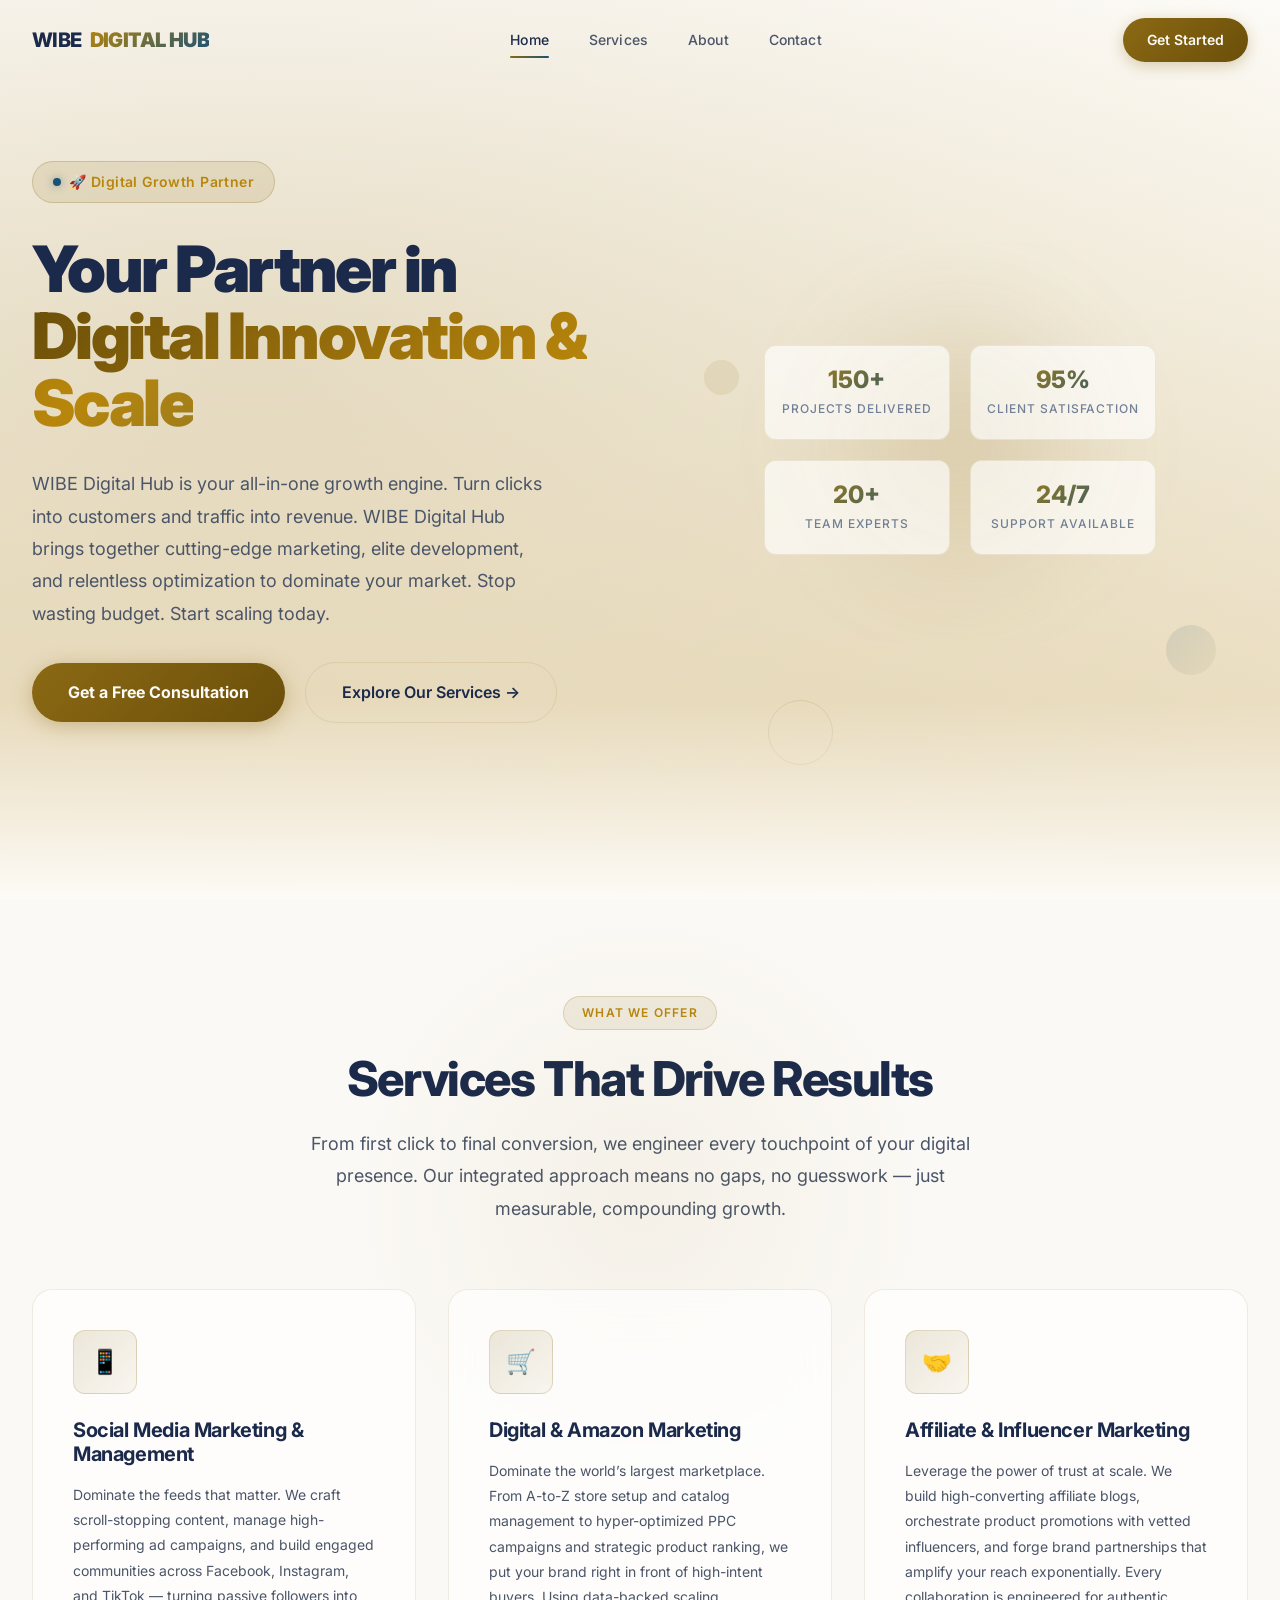
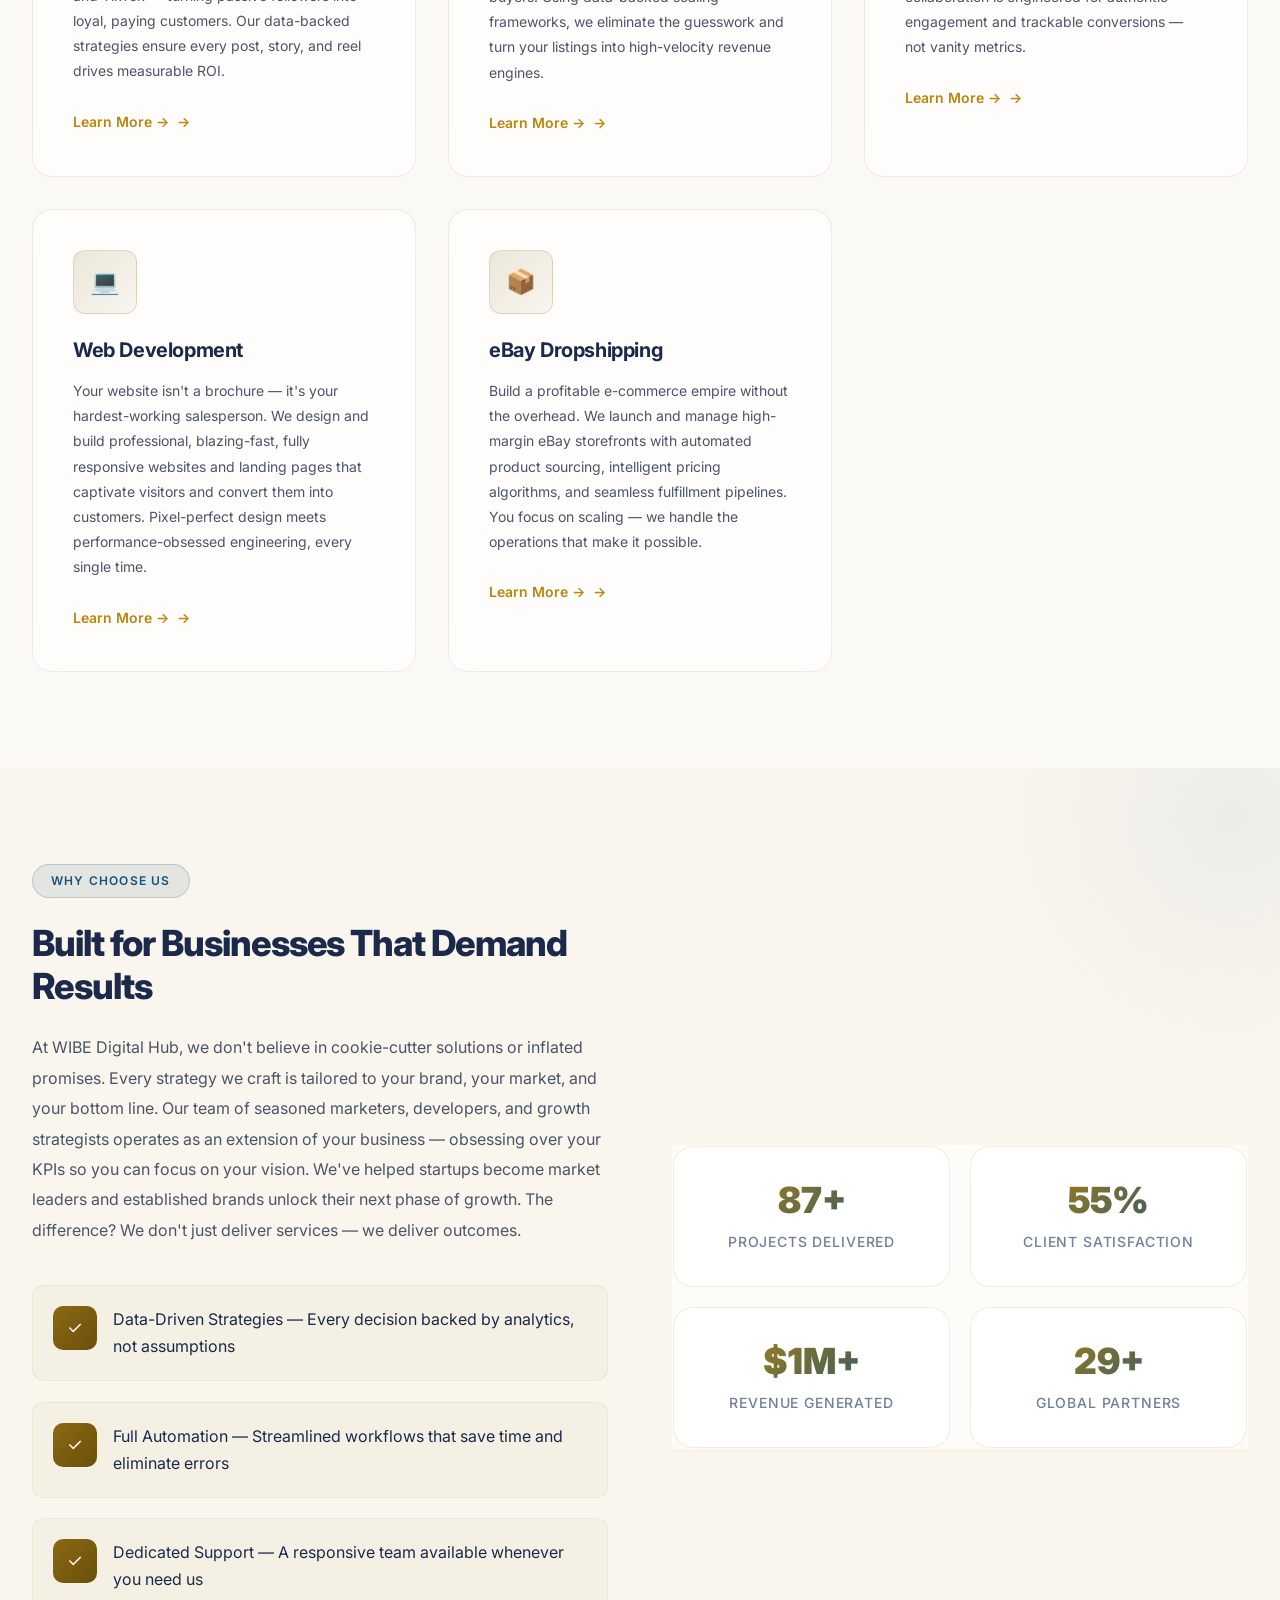
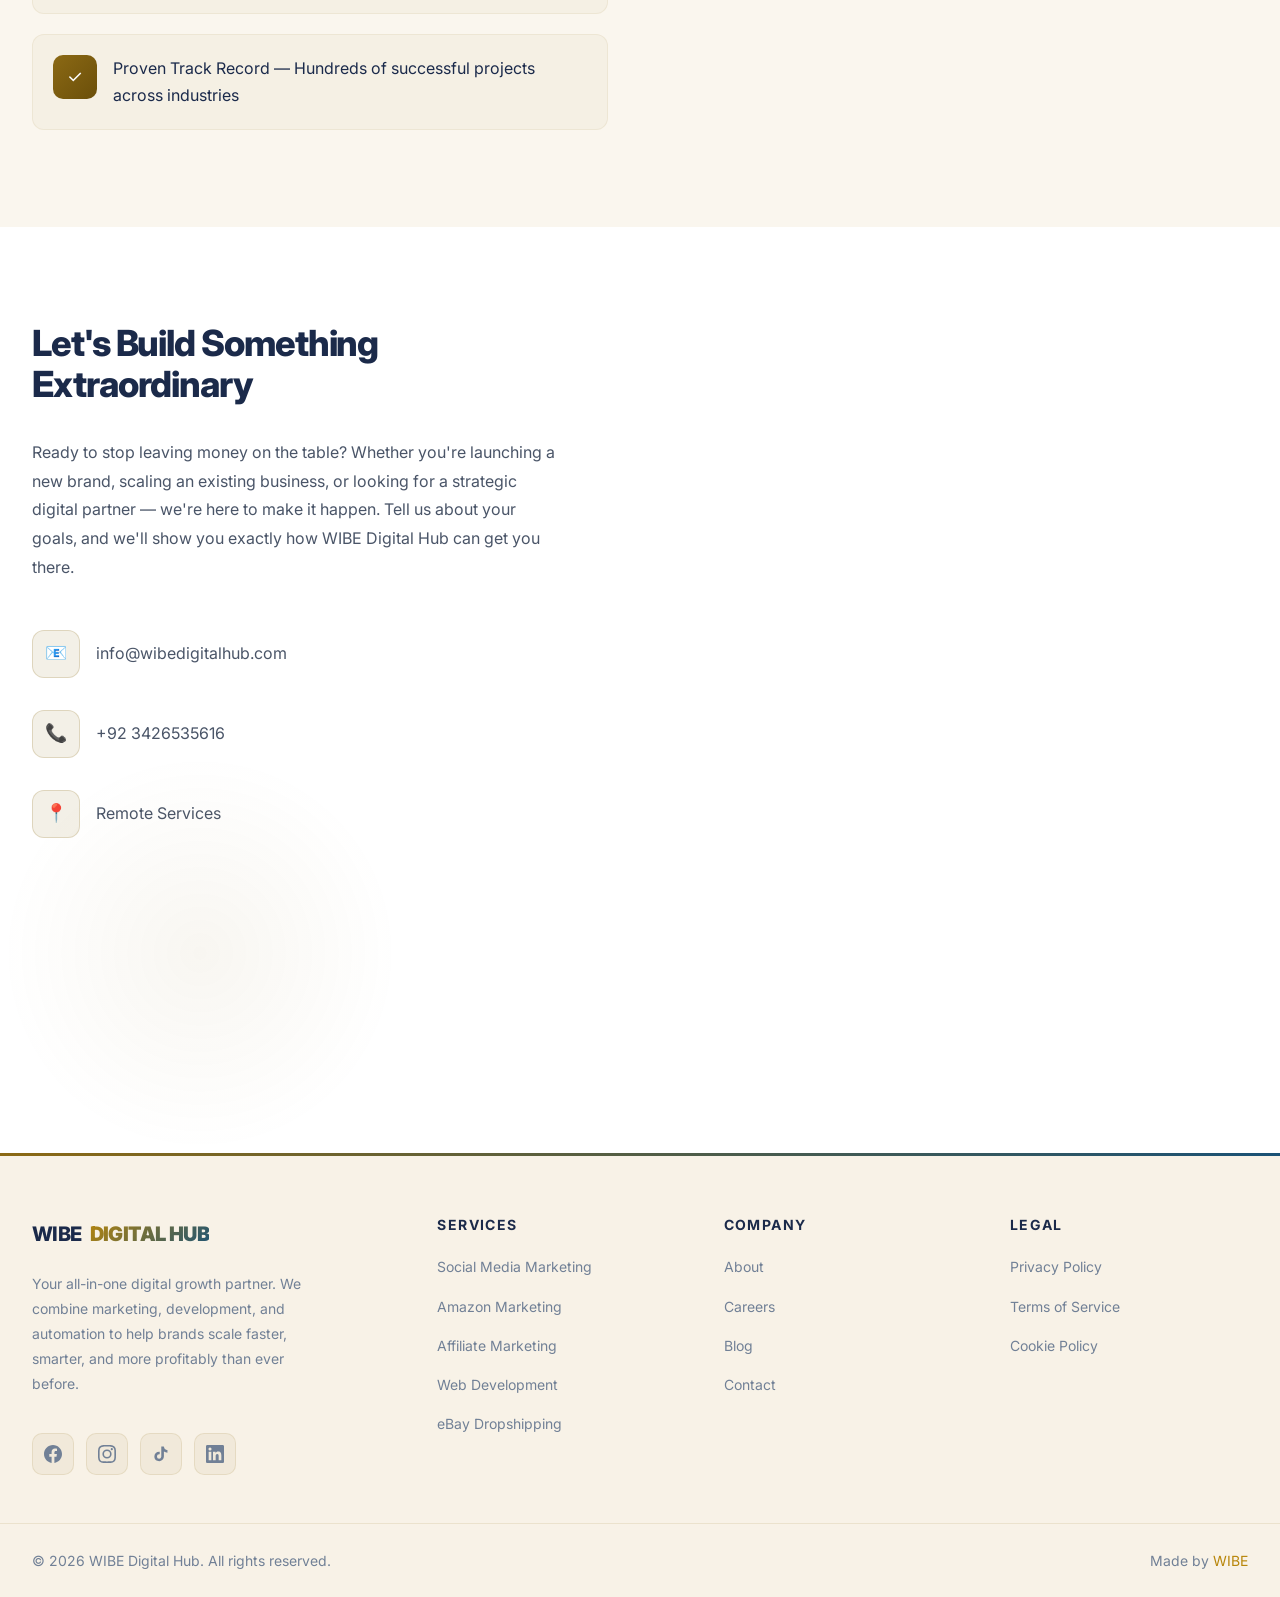
<file: index.html>
<!DOCTYPE html>
<html lang="en">

<head>
    <meta charset="UTF-8">
    <meta name="viewport" content="width=device-width, initial-scale=1.0">
    <meta http-equiv="X-UA-Compatible" content="IE=edge">

    <title>WIBE Digital Hub | Your All-in-One Digital Growth Partner</title>
    <meta name="description"
        content="WIBE Digital Hub is a full-service digital marketing agency specializing in social media management, Amazon marketing, web development, affiliate marketing, and eBay dropshipping. We scale brands with data-driven strategies that deliver real results.">
    <meta name="keywords"
        content="digital marketing agency, social media marketing, Amazon marketing, web development, affiliate marketing, eBay dropshipping, digital growth partner">
    <meta name="author" content="WIBE Digital Hub">

    <!-- Open Graph Meta Tags -->
    <meta property="og:title" content="WIBE Digital Hub | Your All-in-One Digital Growth Partner">
    <meta property="og:description"
        content="We scale brands with data-driven digital strategies. Social media, Amazon marketing, web development, affiliate programs, and e-commerce solutions — all under one roof.">
    <meta property="og:type" content="website">
    <meta property="og:url" content="https://wibedigitalhub.com">
    <meta property="og:site_name" content="WIBE Digital Hub">
    <meta property="og:locale" content="en_US">

    <!-- Twitter Card Meta Tags -->
    <meta name="twitter:card" content="summary_large_image">
    <meta name="twitter:title" content="WIBE Digital Hub | Your All-in-One Digital Growth Partner">
    <meta name="twitter:description"
        content="We scale brands with data-driven digital strategies. Social media, Amazon marketing, web development, affiliate programs, and e-commerce solutions — all under one roof.">

    <!-- Google Fonts -->
    <link rel="preconnect" href="https://fonts.googleapis.com">
    <link rel="preconnect" href="https://fonts.gstatic.com" crossorigin>
    <link href="https://fonts.googleapis.com/css2?family=Inter:wght@300;400;500;600;700;800;900&display=swap"
        rel="stylesheet">

    <!-- Stylesheet -->
    <link rel="stylesheet" href="css/styles.css">

    <!-- Script -->
    <script defer src="js/main.js"></script>
</head>

<body>

    <!-- ============================== -->
    <!-- NAVIGATION                     -->
    <!-- ============================== -->
    <nav class="navbar">
        <div class="nav-container">
            <a href="#hero" class="nav-logo">WIBE<span>DIGITAL HUB</span></a>

            <ul class="nav-links">
                <li><a href="#hero">Home</a></li>
                <li><a href="#services">Services</a></li>
                <li><a href="#about">About</a></li>
                <li><a href="#contact">Contact</a></li>
            </ul>

            <a href="#contact" class="nav-cta">Get Started</a>

            <div class="mobile-toggle">
                <span></span>
                <span></span>
                <span></span>
            </div>
        </div>

        <!-- Mobile Menu -->
        <div class="mobile-menu">
            <ul>
                <li><a href="#hero">Home</a></li>
                <li><a href="#services">Services</a></li>
                <li><a href="#about">About</a></li>
                <li><a href="#contact">Contact</a></li>
            </ul>
            <a href="#contact" class="mobile-menu-cta">Get Started</a>
        </div>
    </nav>

    <!-- ============================== -->
    <!-- HERO SECTION                   -->
    <!-- ============================== -->
    <section id="hero" class="hero">
        <div class="hero-container">
            <div class="hero-content">
                <div class="hero-badge">🚀 Digital Growth Partner</div>

                <h1 class="hero-title">
                    Your Partner in <span class="gradient-text">Digital Innovation & Scale</span>
                </h1>

                <p class="hero-subtitle">
                    WIBE Digital Hub is your all-in-one growth engine. Turn clicks into customers and traffic into revenue.
                    WIBE Digital Hub brings together cutting-edge marketing, elite development, and relentless optimization to dominate your market.
                    Stop wasting budget. Start scaling today.
                </p>

                <div class="hero-buttons">
                    <a href="#contact" class="btn-primary">Get a Free Consultation</a>
                    <a href="#services" class="btn-secondary">Explore Our Services →</a>
                </div>
            </div>

            <div class="hero-visual">
                <div class="hero-stats">
                    <div class="stat-card">
                        <div class="stat-number" data-target="150+">0+</div>
                        <div class="stat-label">Projects Delivered</div>
                    </div>
                    <div class="stat-card">
                        <div class="stat-number" data-target="95%">0%</div>
                        <div class="stat-label">Client Satisfaction</div>
                    </div>
                    <div class="stat-card">
                        <div class="stat-number" data-target="20+">0+</div>
                        <div class="stat-label">Team Experts</div>
                    </div>
                    <div class="stat-card">
                        <div class="stat-number" data-target="24/7">24/7</div>
                        <div class="stat-label">Support Available</div>
                    </div>
                </div>
            </div>
        </div>

        <!-- Decorative Floating Elements -->
        <div class="floating-element"></div>
        <div class="floating-element"></div>
        <div class="floating-element"></div>
    </section>

    <!-- ============================== -->
    <!-- SERVICES SECTION               -->
    <!-- ============================== -->
    <section id="services" class="services">
        <div class="container">
            <div class="section-header">
                <span class="section-badge">What We Offer</span>
                <h2 class="section-title">Services That Drive Results</h2>
                <p class="section-subtitle">
                    From first click to final conversion, we engineer every touchpoint of your digital presence. Our
                    integrated approach means no gaps, no guesswork — just measurable, compounding growth.
                </p>
            </div>

            <div class="services-grid">

                <!-- Service 1: Social Media Marketing -->
                <div class="service-card glass-card reveal">
                    <div class="service-icon">📱</div>
                    <h3>Social Media Marketing &amp; Management</h3>
                    <p>
                        Dominate the feeds that matter. We craft scroll-stopping content, manage high-performing ad
                        campaigns, and build engaged communities across Facebook, Instagram, and TikTok — turning
                        passive followers into loyal, paying customers. Our data-backed strategies ensure every post,
                        story, and reel drives measurable ROI.
                    </p>
                    <a href="#contact" class="learn-more">Learn More →</a>
                </div>

                <!-- Service 2: Digital & Amazon Marketing -->
                <div class="service-card glass-card reveal">
                    <div class="service-icon">🛒</div>
                    <h3>Digital &amp; Amazon Marketing</h3>
                    <p>
                        Dominate the world’s largest marketplace. From A-to-Z store setup and catalog management to hyper-optimized PPC campaigns
                        and strategic product ranking, we put your brand right in front of high-intent buyers. Using data-backed scaling frameworks, 
                        we eliminate the guesswork and turn your listings into high-velocity revenue engines.
                    </p>
                    <a href="#contact" class="learn-more">Learn More →</a>
                </div>

                <!-- Service 3: Affiliate & Influencer Marketing -->
                <div class="service-card glass-card reveal">
                    <div class="service-icon">🤝</div>
                    <h3>Affiliate &amp; Influencer Marketing</h3>
                    <p>
                        Leverage the power of trust at scale. We build high-converting affiliate blogs, orchestrate
                        product promotions with vetted influencers, and forge brand partnerships that amplify your reach
                        exponentially. Every collaboration is engineered for authentic engagement and trackable
                        conversions — not vanity metrics.
                    </p>
                    <a href="#contact" class="learn-more">Learn More →</a>
                </div>

                <!-- Service 4: Web Development -->
                <div class="service-card glass-card reveal">
                    <div class="service-icon">💻</div>
                    <h3>Web Development</h3>
                    <p>
                        Your website isn't a brochure — it's your hardest-working salesperson. We design and build
                        professional, blazing-fast, fully responsive websites and landing pages that captivate visitors
                        and convert them into customers. Pixel-perfect design meets performance-obsessed engineering,
                        every single time.
                    </p>
                    <a href="#contact" class="learn-more">Learn More →</a>
                </div>

                <!-- Service 5: eBay Dropshipping -->
                <div class="service-card glass-card reveal">
                    <div class="service-icon">📦</div>
                    <h3>eBay Dropshipping</h3>
                    <p>
                        Build a profitable e-commerce empire without the overhead. We launch and manage high-margin eBay
                        storefronts with automated product sourcing, intelligent pricing algorithms, and seamless
                        fulfillment pipelines. You focus on scaling — we handle the operations that make it possible.
                    </p>
                    <a href="#contact" class="learn-more">Learn More →</a>
                </div>

            </div>
        </div>
    </section>

    <!-- ============================== -->
    <!-- ABOUT SECTION                  -->
    <!-- ============================== -->
    <section id="about" class="about">
        <div class="container">
            <div class="about-container">
                <div class="about-content">
                    <span class="about-tag">Why Choose Us</span>
                    <h2 class="about-title">Built for Businesses That Demand Results</h2>
                    <p class="about-description">
                        At WIBE Digital Hub, we don't believe in cookie-cutter solutions or inflated promises. Every
                        strategy we craft is tailored to your brand, your market, and your bottom line. Our team of
                        seasoned marketers, developers, and growth strategists operates as an extension of your business
                        — obsessing over your KPIs so you can focus on your vision. We've helped startups become market
                        leaders and established brands unlock their next phase of growth. The difference? We don't just
                        deliver services — we deliver outcomes.
                    </p>

                    <div class="about-features">
                        <div class="feature-item reveal">
                            <span class="feature-icon">✓</span>
                            <span>Data-Driven Strategies — Every decision backed by analytics, not assumptions</span>
                        </div>
                        <div class="feature-item reveal">
                            <span class="feature-icon">✓</span>
                            <span>Full Automation — Streamlined workflows that save time and eliminate errors</span>
                        </div>
                        <div class="feature-item reveal">
                            <span class="feature-icon">✓</span>
                            <span>Dedicated Support — A responsive team available whenever you need us</span>
                        </div>
                        <div class="feature-item reveal">
                            <span class="feature-icon">✓</span>
                            <span>Proven Track Record — Hundreds of successful projects across industries</span>
                        </div>
                    </div>
                </div>

                <div class="about-visual">
                    <div class="about-metrics glass-card">
                        <div class="metric-card reveal">
                            <div class="metric-number" data-target="150+">0+</div>
                            <div class="metric-label">Projects Delivered</div>
                        </div>
                        <div class="metric-card reveal">
                            <div class="metric-number" data-target="95%">0%</div>
                            <div class="metric-label">Client Satisfaction</div>
                        </div>
                        <div class="metric-card reveal">
                            <div class="metric-number" data-target="1M+">$0</div>
                            <div class="metric-label">Revenue Generated</div>
                        </div>
                        <div class="metric-card reveal">
                            <div class="metric-number" data-target="50+">0+</div>
                            <div class="metric-label">Global Partners</div>
                        </div>
                    </div>
                </div>
            </div>
        </div>
    </section>

    <!-- ============================== -->
    <!-- CONTACT SECTION                -->
    <!-- ============================== -->
    <section id="contact" class="contact reveal">
        <div class="container">
            <div class="contact-container">
                <div class="contact-info">
                    <h3>Let's Build Something Extraordinary</h3>
                    <p>
                        Ready to stop leaving money on the table? Whether you're launching a new brand, scaling an
                        existing business, or looking for a strategic digital partner — we're here to make it happen.
                        Tell us about your goals, and we'll show you exactly how WIBE Digital Hub can get you there.
                    </p>

                    <div class="contact-details">
                        <div class="contact-detail">
                            <span>📧</span>
                            <a href="mailto:info@wibedigitalhub.com">info@wibedigitalhub.com</a>
                        </div>
                        <div class="contact-detail">
                            <span>📞</span>
                            <a href="tel:+92 3426535616">+92 3426535616</a>
                        </div>
                        <div class="contact-detail">
                            <span>📍</span>
                            <span>Remote Services</span>
                        </div>
                    </div>
                </div>

                <div class="contact-form-wrapper">
                    <form class="contact-form" action="#" method="POST">
                        <div class="form-row">
                            <div class="form-group">
                                <label for="name">Full Name</label>
                                <input type="text" id="name" name="name" placeholder="Waleed Hassan" required>
                            </div>
                            <div class="form-group">
                                <label for="email">Email Address</label>
                                <input type="email" id="email" name="email" placeholder="contact@wibedigitalhub.com" required>
                            </div>
                        </div>

                        <div class="form-group">
                            <label for="phone">Phone Number</label>
                            <input type="tel" id="phone" name="phone" placeholder="+92 3426535616">
                        </div>

                        <div class="form-group">
                            <label for="service">Service You're Interested In</label>
                            <select id="service" name="service" required>
                                <option value="" disabled selected>Select a Service</option>
                                <option value="social-media-marketing">Social Media Marketing &amp; Management</option>
                                <option value="digital-amazon-marketing">Digital &amp; Amazon Marketing</option>
                                <option value="affiliate-influencer-marketing">Affiliate &amp; Influencer Marketing
                                </option>
                                <option value="web-development">Web Development</option>
                                <option value="ebay-dropshipping">eBay Dropshipping</option>
                            </select>
                        </div>

                        <div class="form-group">
                            <label for="message">Your Message</label>
                            <textarea id="message" name="message" rows="5"
                                placeholder="Tell us about your project, goals, and timeline..." required></textarea>
                        </div>

                        <button type="submit" class="submit-btn">
                            <span class="btn-text">Send Message</span>
                            <span class="btn-icon">→</span>
                        </button>
                    </form>
                </div>
            </div>
        </div>
    </section>

    <!-- ============================== -->
    <!-- FOOTER                         -->
    <!-- ============================== -->
    <footer class="footer">
        <div class="footer-top">
            <div class="container">
                <div class="footer-grid">

                    <!-- Footer Brand -->
                    <div class="footer-brand">
                        <a href="#hero" class="nav-logo">WIBE<span>DIGITAL HUB</span></a>
                        <p>
                            Your all-in-one digital growth partner. We combine marketing, development, and automation to
                            help brands scale faster, smarter, and more profitably than ever before.
                        </p>
                        <div class="social-links">
                            <a href="https://www.facebook.com/WIBEDigitalHub" aria-label="Facebook" target="_blank" rel="noopener noreferrer">
                                <svg width="18" height="18" viewBox="0 0 24 24" fill="currentColor"
                                    xmlns="http://www.w3.org/2000/svg">
                                    <path
                                        d="M24 12.073c0-6.627-5.373-12-12-12s-12 5.373-12 12c0 5.99 4.388 10.954 10.125 11.854v-8.385H7.078v-3.47h3.047V9.43c0-3.007 1.792-4.669 4.533-4.669 1.312 0 2.686.235 2.686.235v2.953H15.83c-1.491 0-1.956.925-1.956 1.874v2.25h3.328l-.532 3.47h-2.796v8.385C19.612 23.027 24 18.062 24 12.073z" />
                                </svg>
                            </a>
                            <a href="https://www.instagram.com/wibedigitalhub" aria-label="Instagram" target="_blank" rel="noopener noreferrer">
                                <svg width="18" height="18" viewBox="0 0 24 24" fill="currentColor"
                                    xmlns="http://www.w3.org/2000/svg">
                                    <path
                                        d="M12 2.163c3.204 0 3.584.012 4.85.07 3.252.148 4.771 1.691 4.919 4.919.058 1.265.069 1.645.069 4.849 0 3.205-.012 3.584-.069 4.849-.149 3.225-1.664 4.771-4.919 4.919-1.266.058-1.644.07-4.85.07-3.204 0-3.584-.012-4.849-.07-3.26-.149-4.771-1.699-4.919-4.92-.058-1.265-.07-1.644-.07-4.849 0-3.204.013-3.583.07-4.849.149-3.227 1.664-4.771 4.919-4.919 1.266-.057 1.645-.069 4.849-.069zM12 0C8.741 0 8.333.014 7.053.072 2.695.272.273 2.69.073 7.052.014 8.333 0 8.741 0 12c0 3.259.014 3.668.072 4.948.2 4.358 2.618 6.78 6.98 6.98C8.333 23.986 8.741 24 12 24c3.259 0 3.668-.014 4.948-.072 4.354-.2 6.782-2.618 6.979-6.98.059-1.28.073-1.689.073-4.948 0-3.259-.014-3.667-.072-4.947-.196-4.354-2.617-6.78-6.979-6.98C15.668.014 15.259 0 12 0zm0 5.838a6.162 6.162 0 100 12.324 6.162 6.162 0 000-12.324zM12 16a4 4 0 110-8 4 4 0 010 8zm6.406-11.845a1.44 1.44 0 100 2.881 1.44 1.44 0 000-2.881z" />
                                </svg>
                            </a>
                            <a href="#" aria-label="TikTok" target="_blank" rel="noopener noreferrer">
                                <svg width="18" height="18" viewBox="0 0 24 24" fill="currentColor"
                                    xmlns="http://www.w3.org/2000/svg">
                                    <path
                                        d="M19.59 6.69a4.83 4.83 0 01-3.77-4.25V2h-3.45v13.67a2.89 2.89 0 01-2.88 2.5 2.89 2.89 0 01-2.89-2.89 2.89 2.89 0 012.89-2.89c.28 0 .54.04.79.1v-3.5a6.37 6.37 0 00-.79-.05A6.34 6.34 0 003.15 15.2a6.34 6.34 0 0010.86 4.48 6.3 6.3 0 001.86-4.49V8.73a8.19 8.19 0 004.72 1.49v-3.4a4.85 4.85 0 01-1-.13z" />
                                </svg>
                            </a>
                            <a href="https://www.linkedin.com/company/wibeagency/" aria-label="LinkedIn" target="_blank" rel="noopener noreferrer">
                                <svg width="18" height="18" viewBox="0 0 24 24" fill="currentColor"
                                    xmlns="http://www.w3.org/2000/svg">
                                    <path
                                        d="M20.447 20.452h-3.554v-5.569c0-1.328-.027-3.037-1.852-3.037-1.853 0-2.136 1.445-2.136 2.939v5.667H9.351V9h3.414v1.561h.046c.477-.9 1.637-1.85 3.37-1.85 3.601 0 4.267 2.37 4.267 5.455v6.286zM5.337 7.433a2.062 2.062 0 01-2.063-2.065 2.064 2.064 0 112.063 2.065zm1.782 13.019H3.555V9h3.564v11.452zM22.225 0H1.771C.792 0 0 .774 0 1.729v20.542C0 23.227.792 24 1.771 24h20.451C23.2 24 24 23.227 24 22.271V1.729C24 .774 23.2 0 22.222 0h.003z" />
                                </svg>
                            </a>
                        </div>
                    </div>

                    <!-- Footer Links: Services -->
                    <div class="footer-links">
                        <h4>Services</h4>
                        <ul>
                            <li><a href="#services">Social Media Marketing</a></li>
                            <li><a href="#services">Amazon Marketing</a></li>
                            <li><a href="#services">Affiliate Marketing</a></li>
                            <li><a href="#services">Web Development</a></li>
                            <li><a href="#services">eBay Dropshipping</a></li>
                        </ul>
                    </div>

                    <!-- Footer Links: Company -->
                    <div class="footer-links">
                        <h4>Company</h4>
                        <ul>
                            <li><a href="#about">About</a></li>
                            <li><a href="#">Careers</a></li>
                            <li><a href="#">Blog</a></li>
                            <li><a href="#contact">Contact</a></li>
                        </ul>
                    </div>

                    <!-- Footer Links: Legal -->
                    <div class="footer-links">
                        <h4>Legal</h4>
                        <ul>
                            <li><a href="privacy-policy.html">Privacy Policy</a></li>
                            <li><a href="terms-of-service.html">Terms of Service</a></li>
                            <li><a href="cookie-policy.html">Cookie Policy</a></li>
                        </ul>
                    </div>

                </div>
            </div>
        </div>

        <div class="footer-bottom">
            <div class="container">
                <p>&copy; 2026 WIBE Digital Hub. All rights reserved.</p>
                <p>Made by <a href="https://www.novastackltd.com/" target="_blank"
                        rel="noopener noreferrer">WIBE</a></p>
            </div>
        </div>
    </footer>

</body>

</html>
</file>
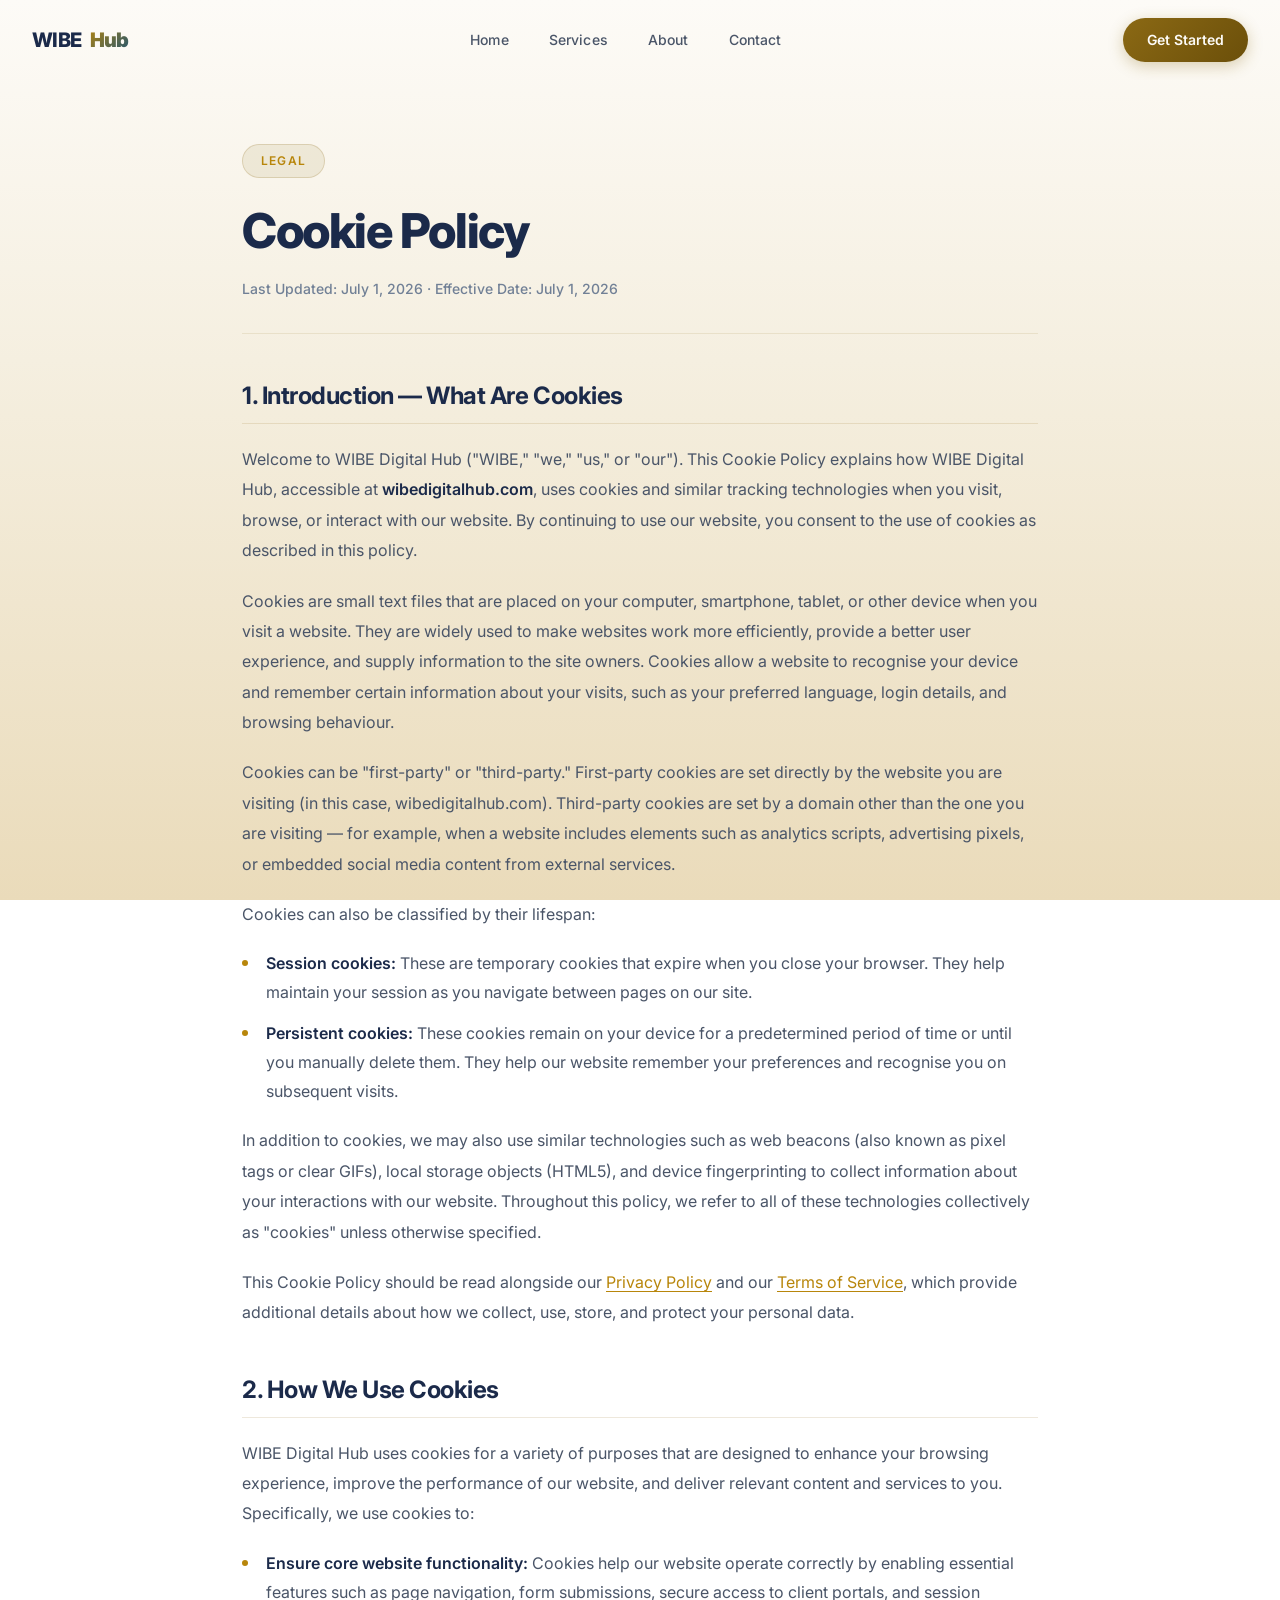
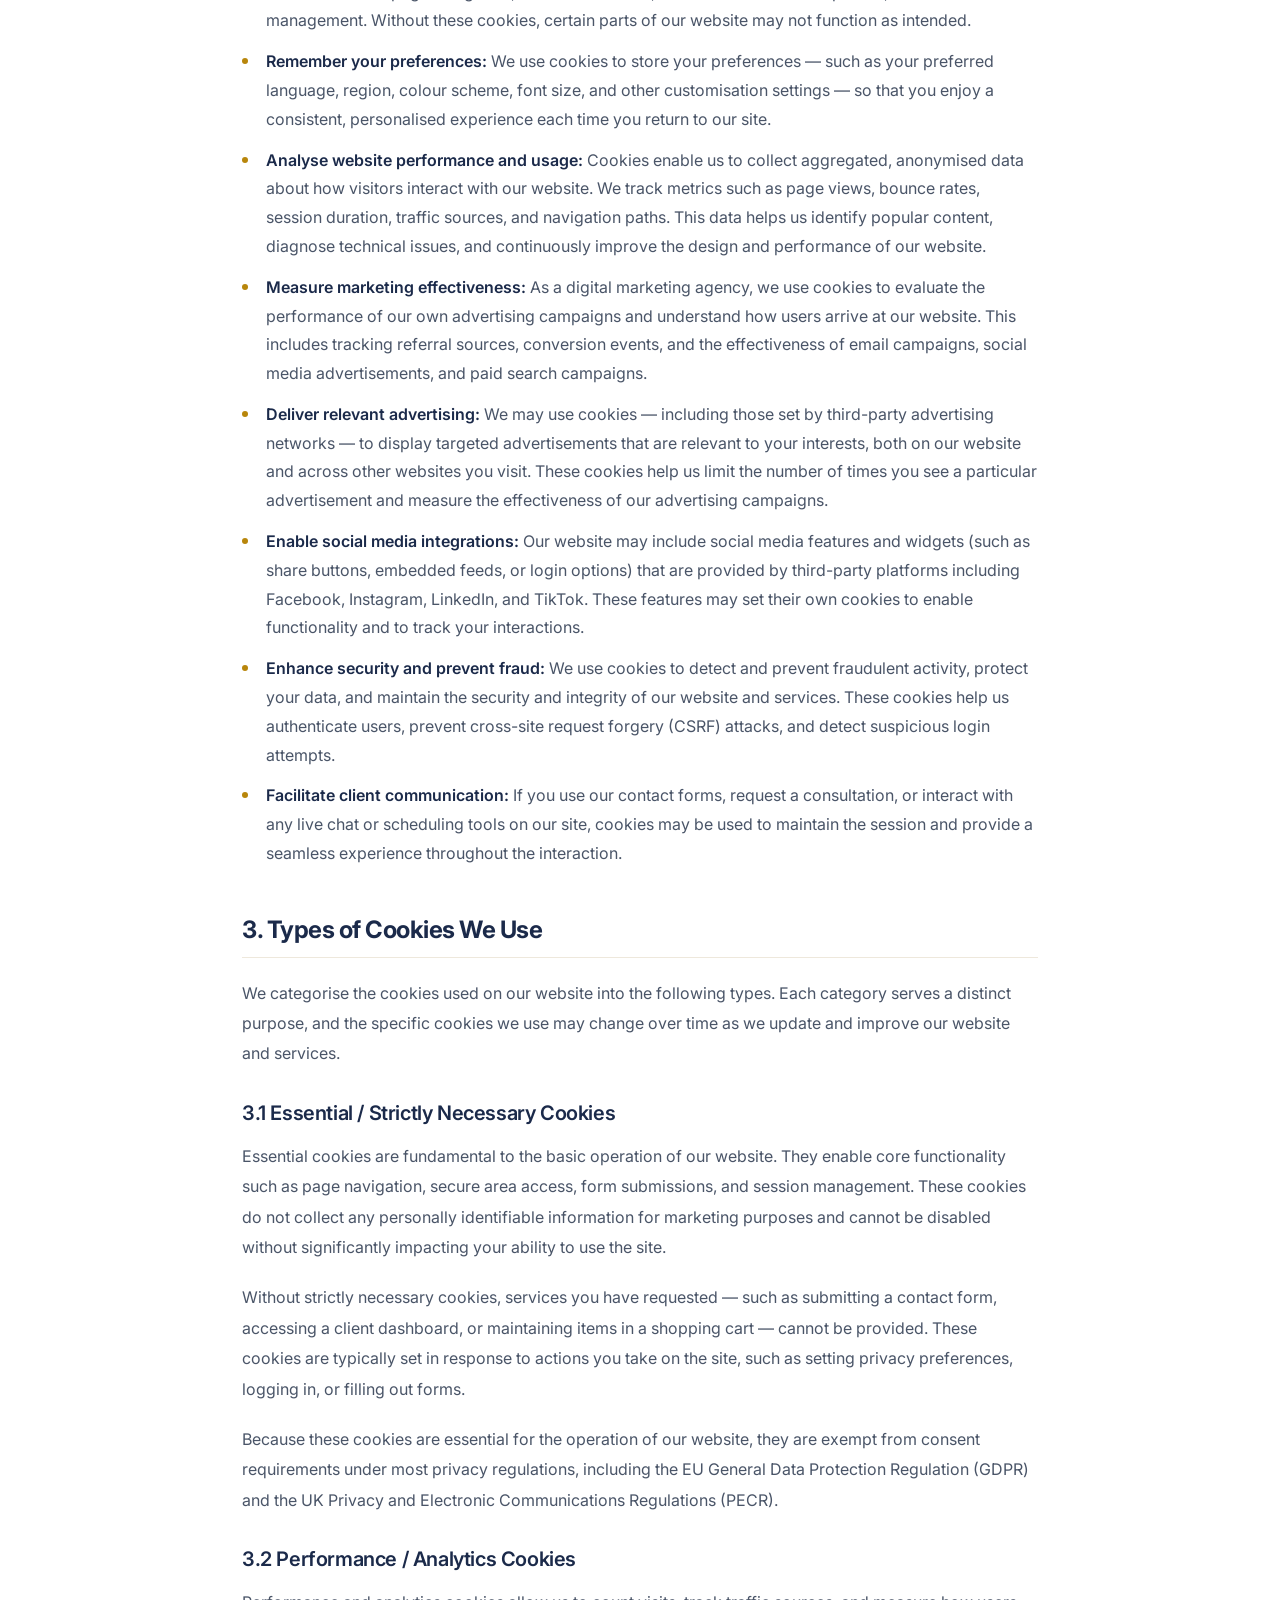
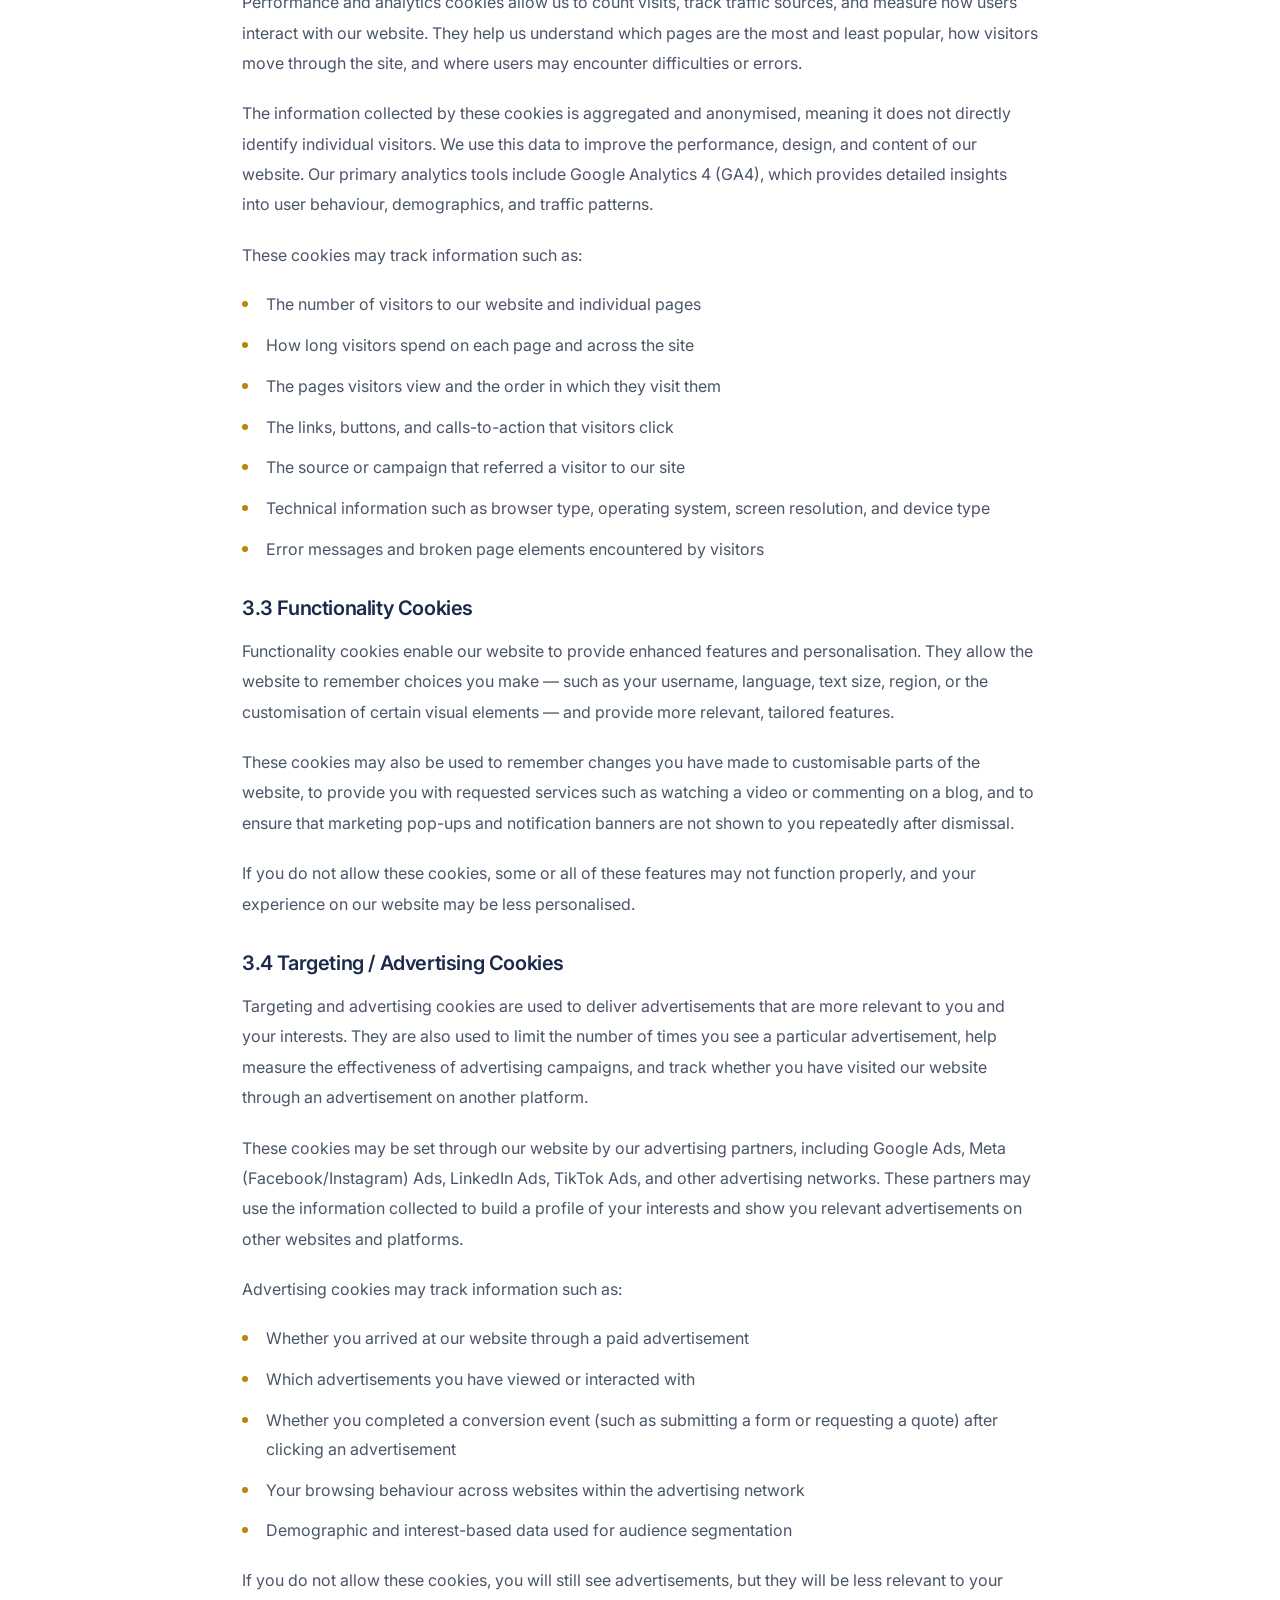
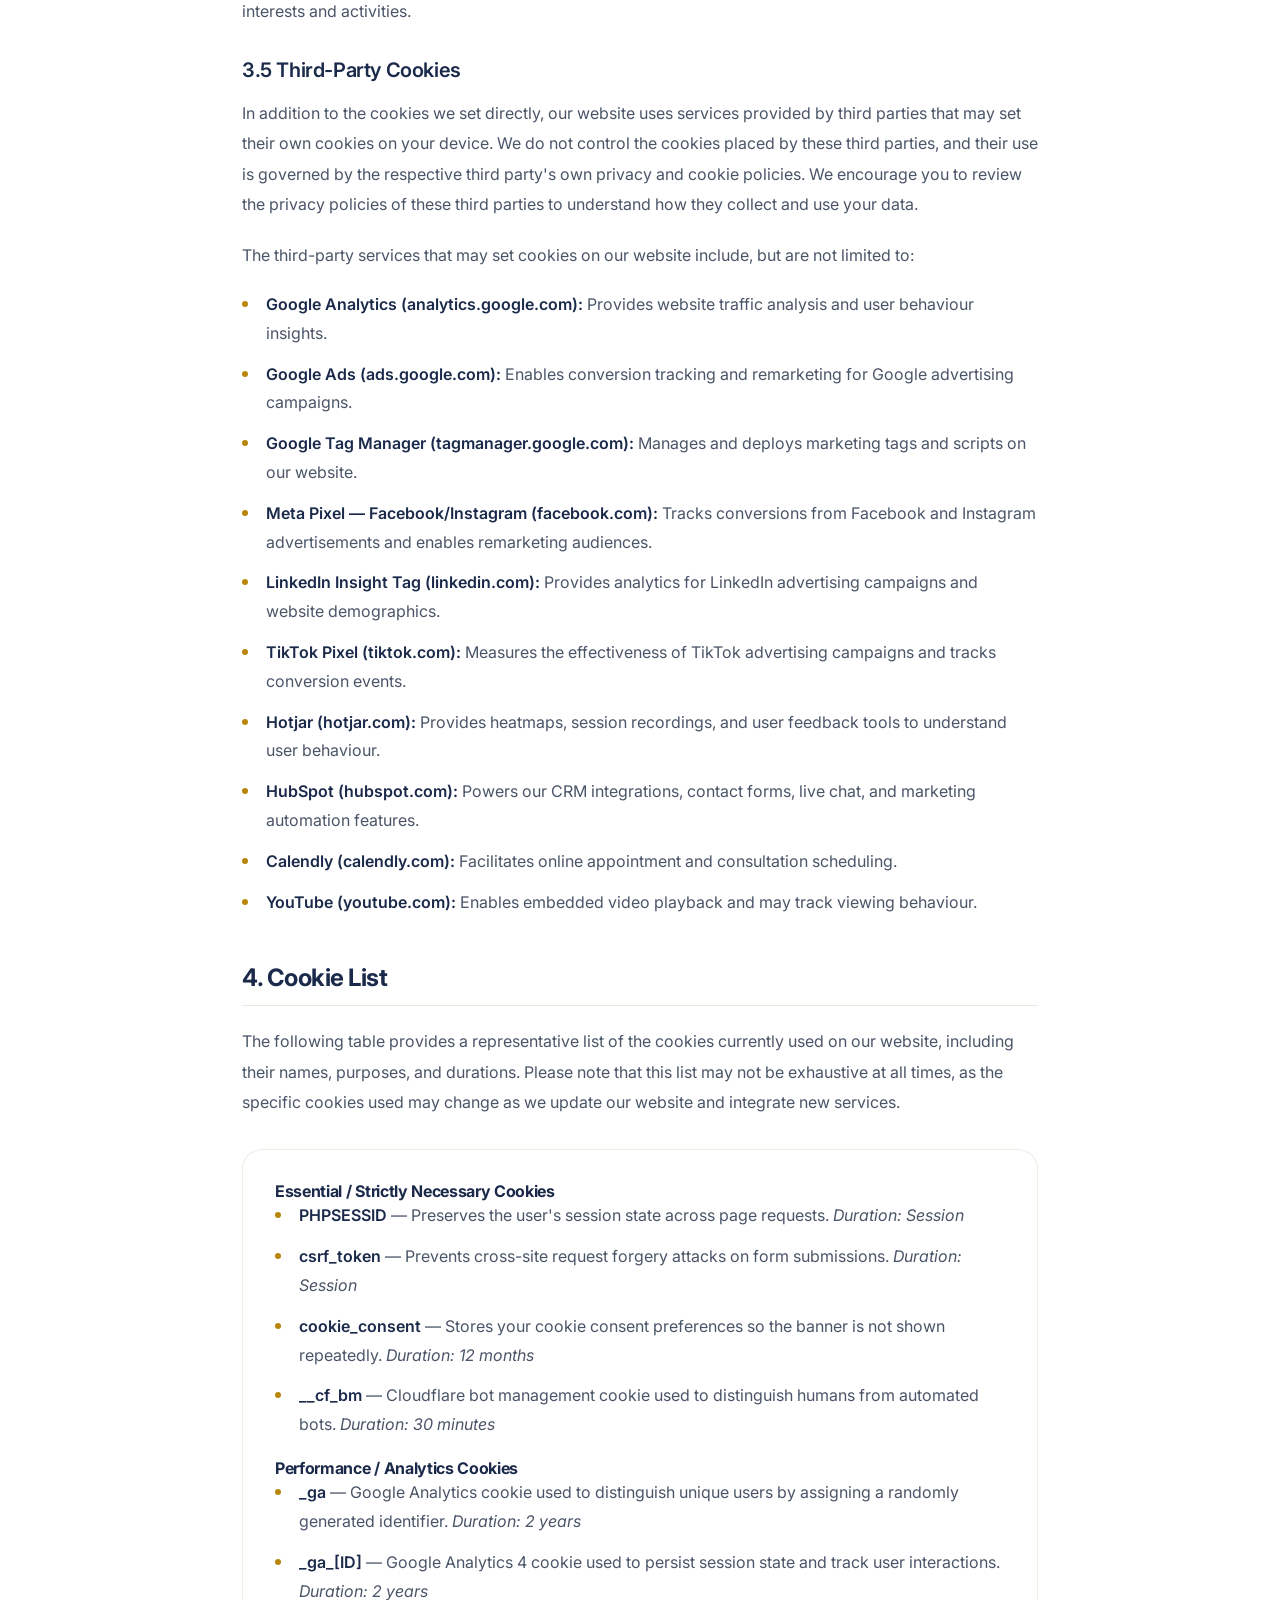
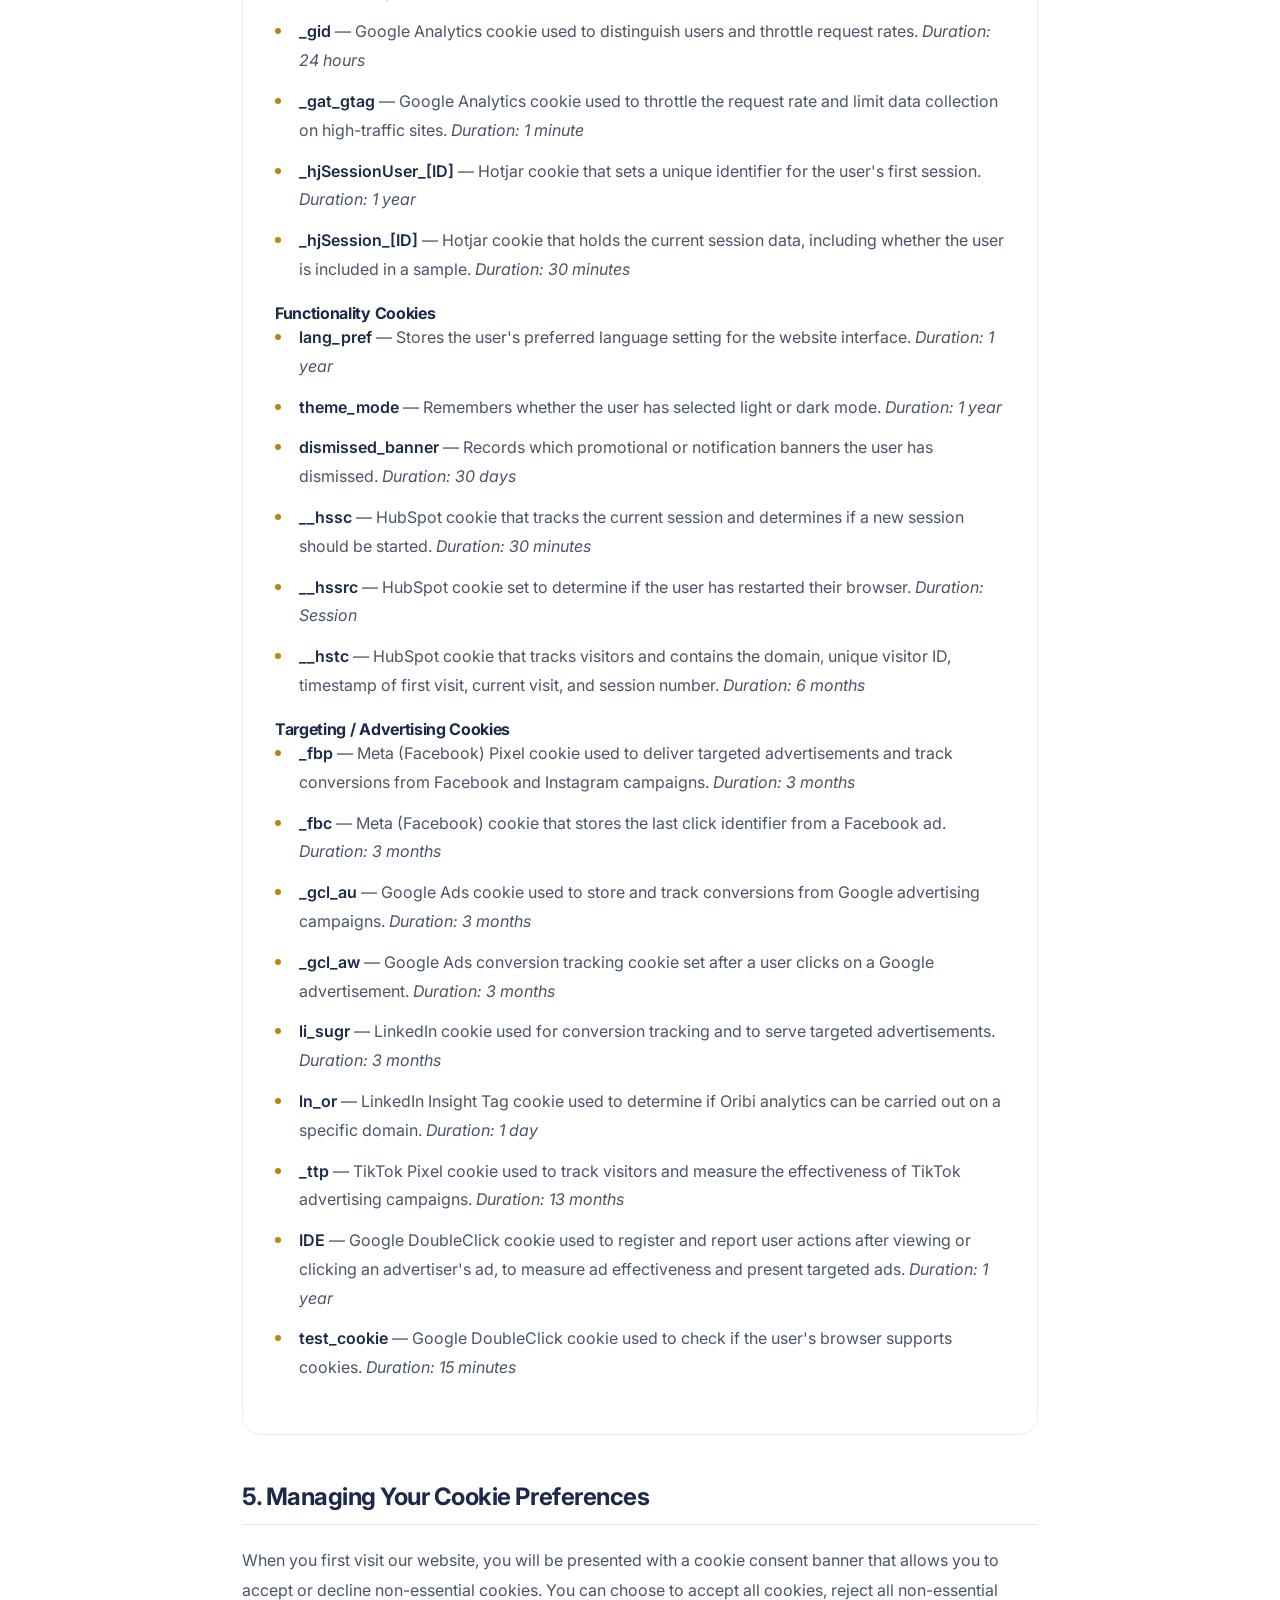
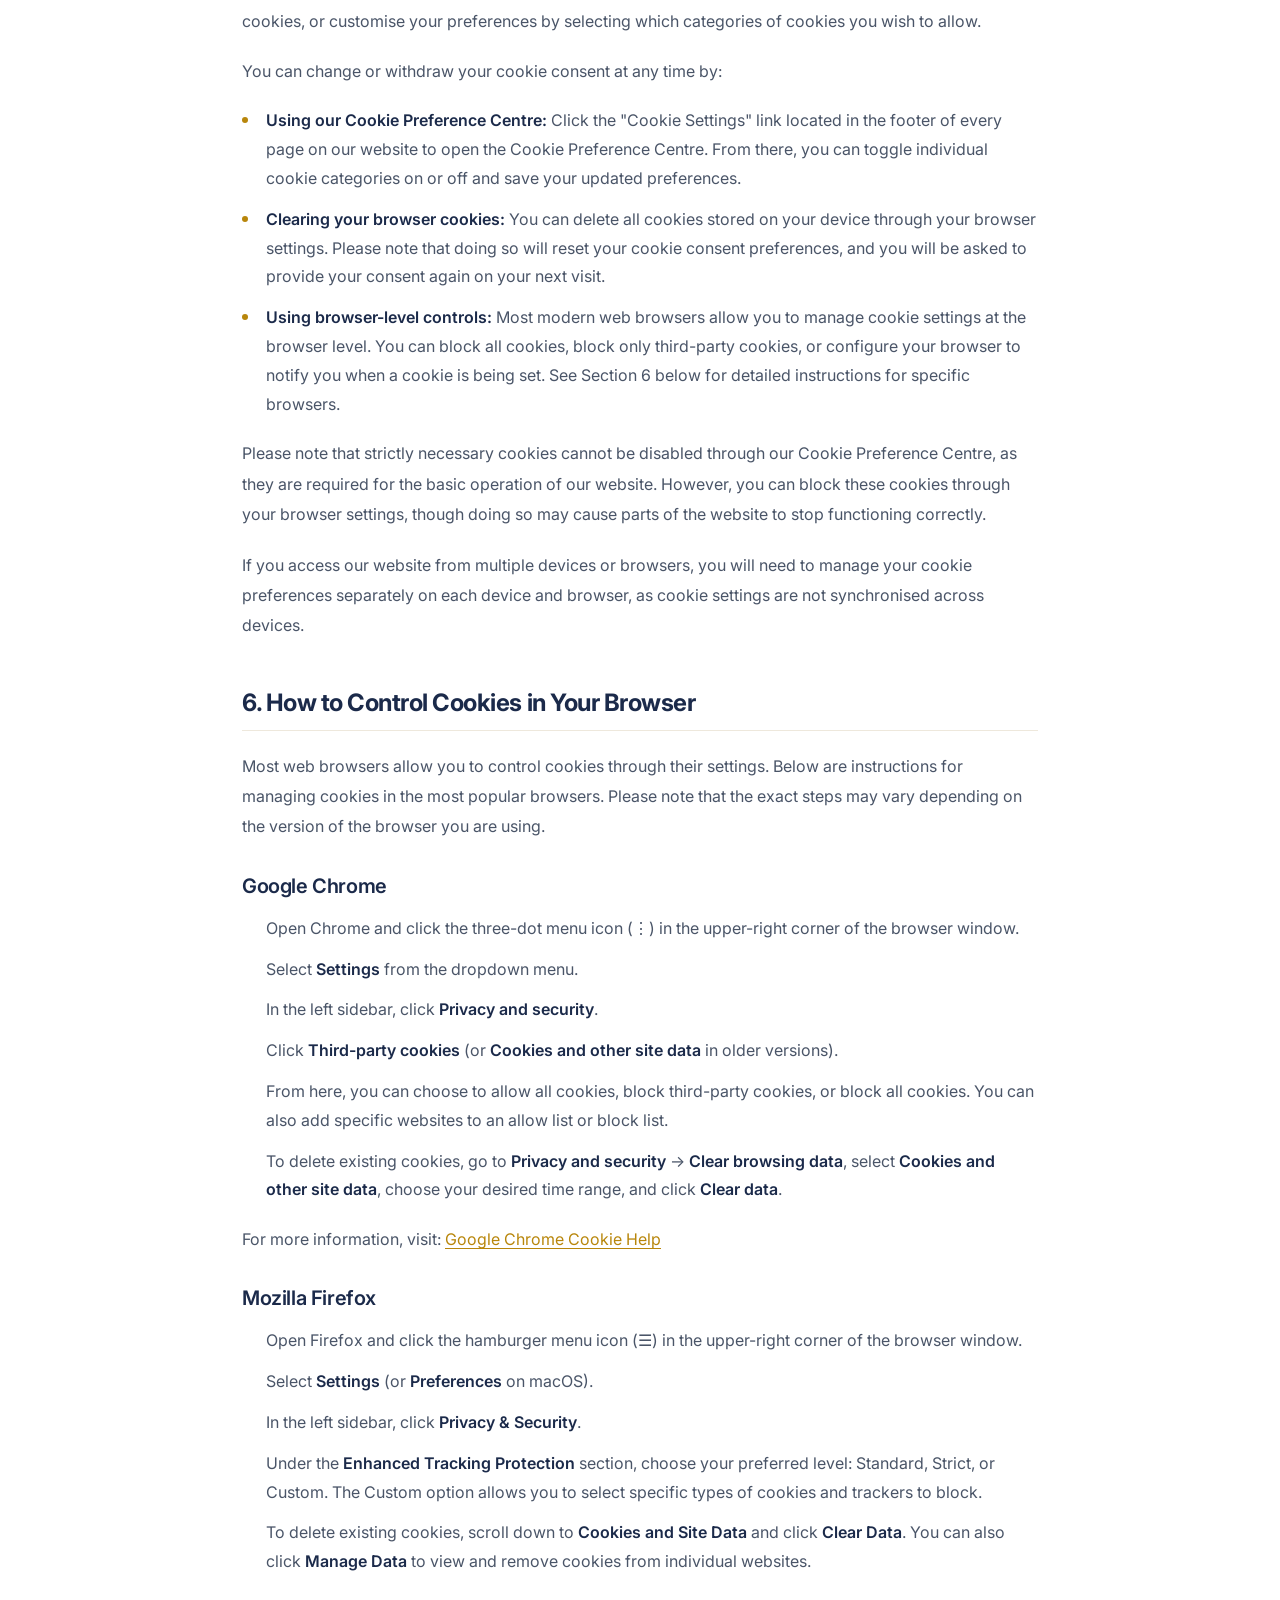
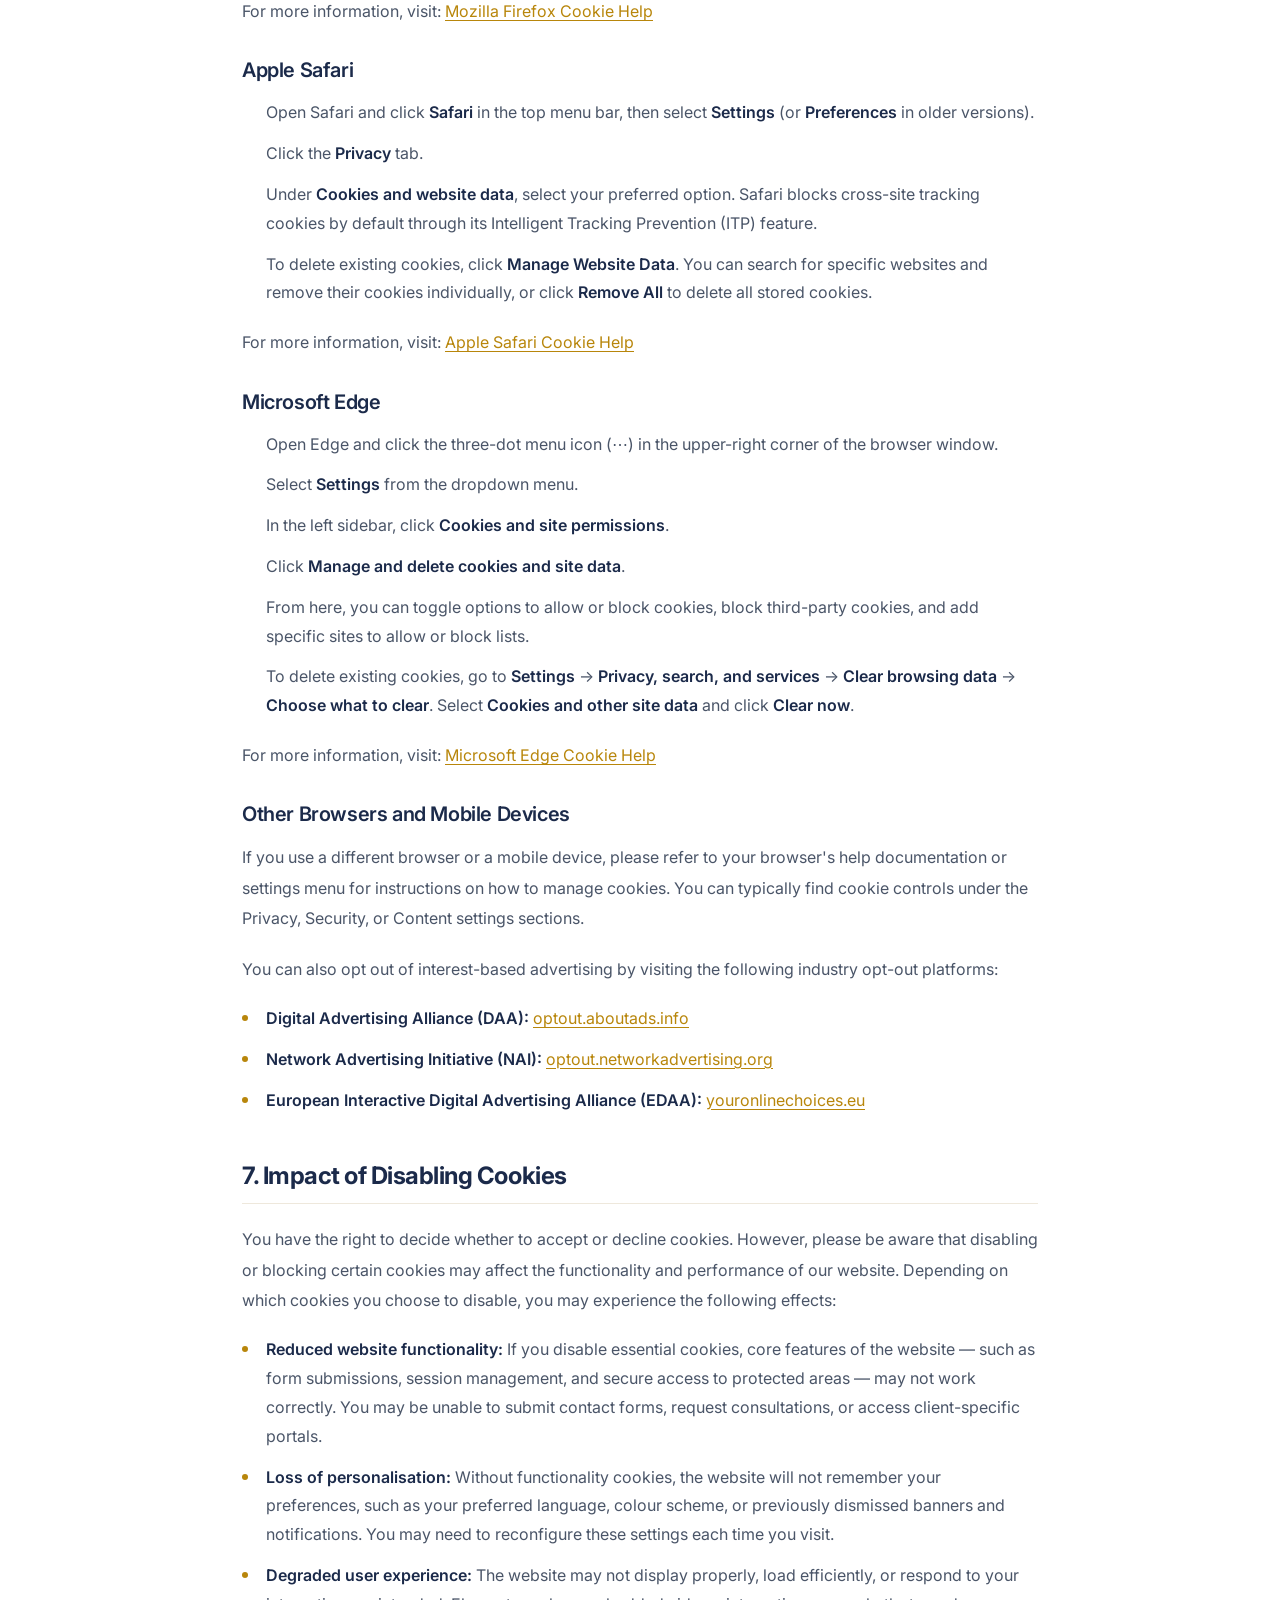
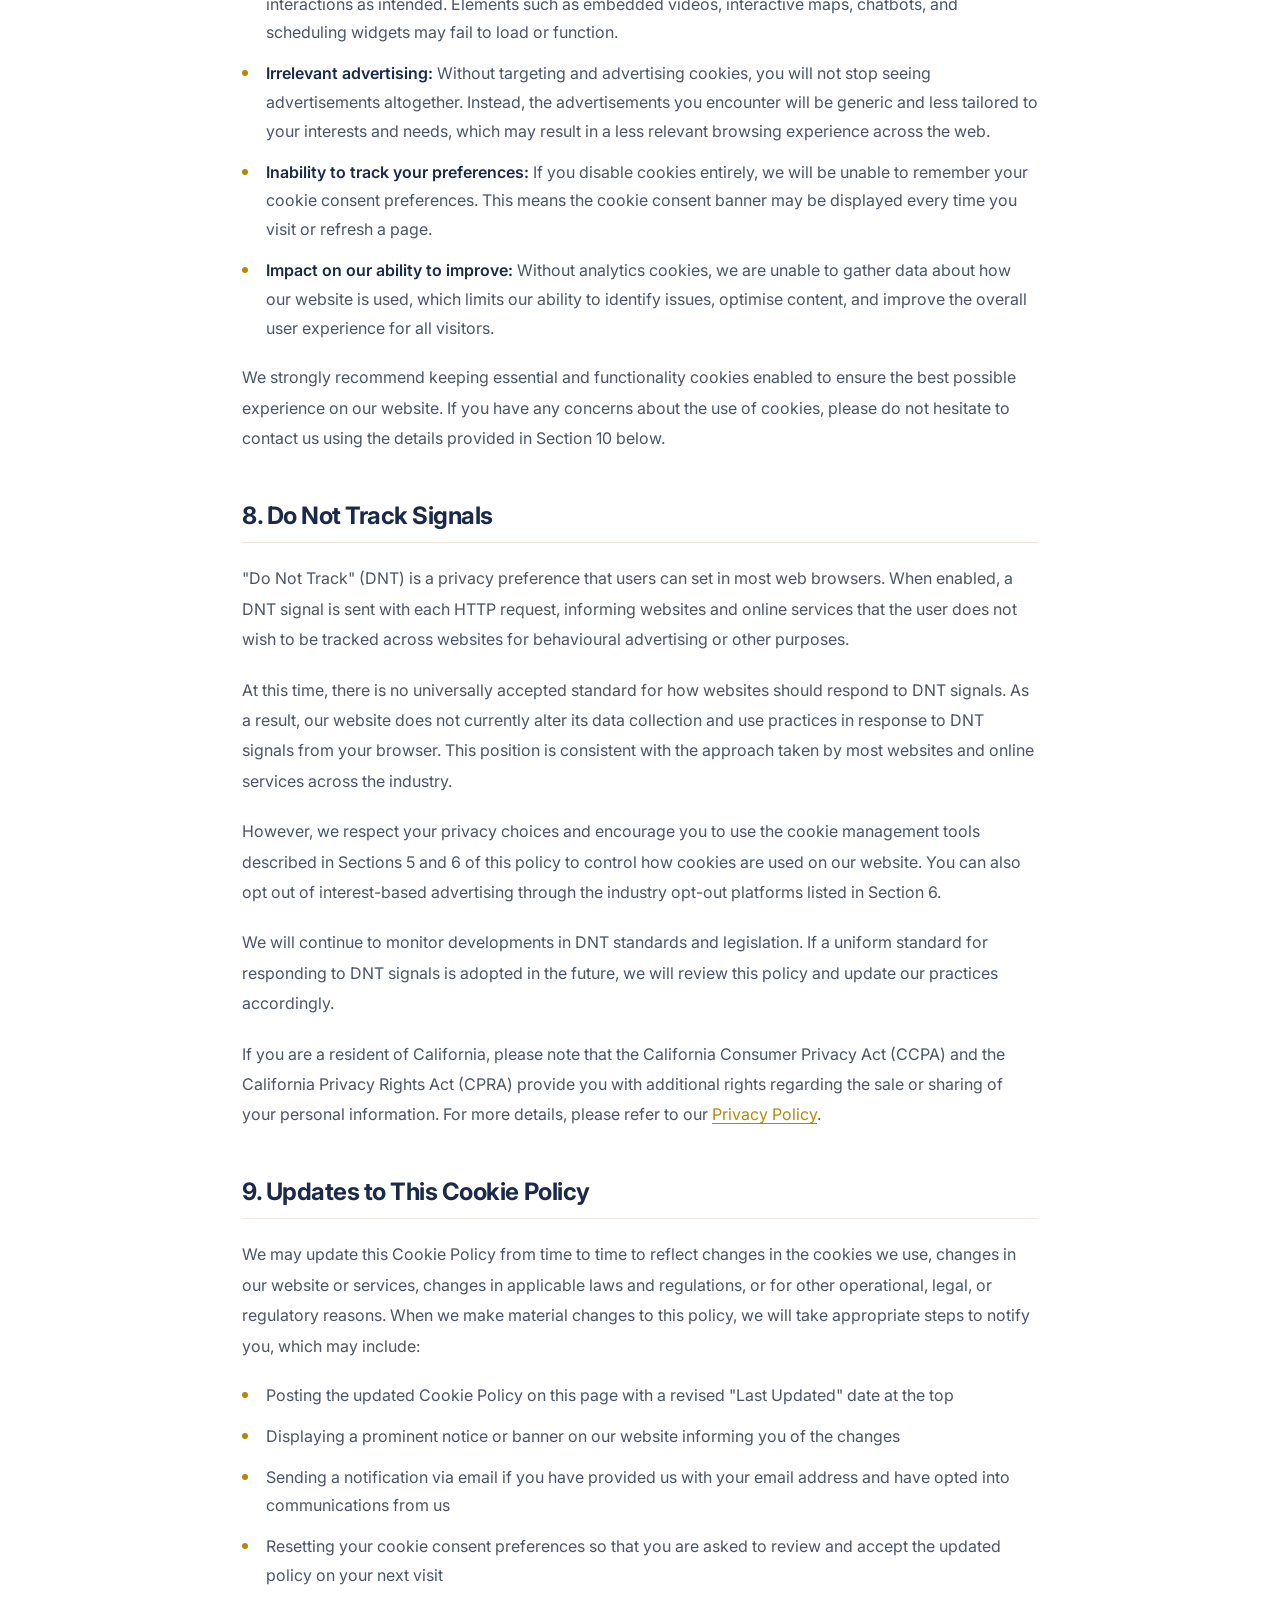
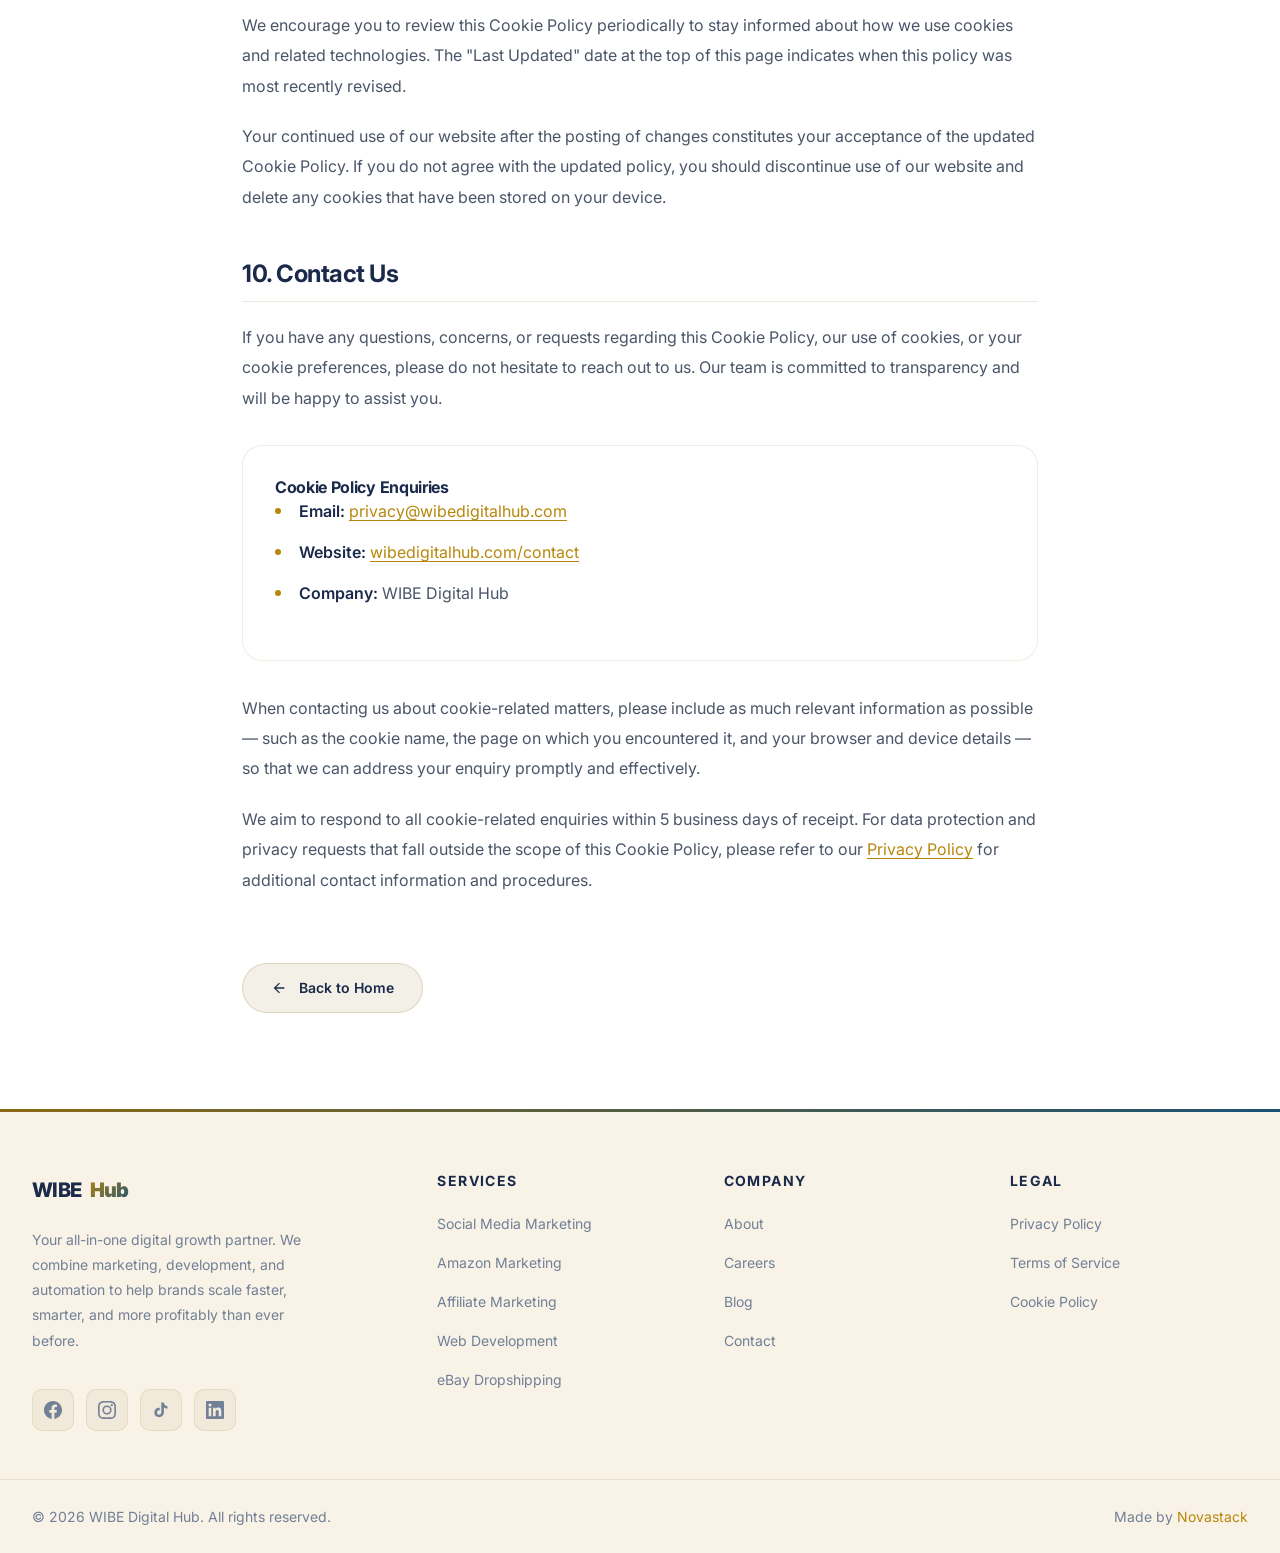
<file: cookie-policy.html>
<!DOCTYPE html>
<html lang="en">
<head>
    <meta charset="UTF-8">
    <meta name="viewport" content="width=device-width, initial-scale=1.0">
    <title>Cookie Policy | WIBE Digital Hub</title>
    <meta name="description" content="Cookie Policy for WIBE Digital Hub - Learn how we use cookies to improve your browsing experience.">
    <link rel="preconnect" href="https://fonts.googleapis.com">
    <link rel="preconnect" href="https://fonts.gstatic.com" crossorigin>
    <link href="https://fonts.googleapis.com/css2?family=Inter:wght@300;400;500;600;700;800;900&display=swap" rel="stylesheet">
    <link rel="stylesheet" href="css/styles.css">
</head>
<body>

    <!-- NAVIGATION -->
    <nav class="navbar scrolled">
        <div class="nav-container">
            <a href="index.html" class="nav-logo">WIBE<span>Hub</span></a>
            <ul class="nav-links">
                <li><a href="index.html#hero">Home</a></li>
                <li><a href="index.html#services">Services</a></li>
                <li><a href="index.html#about">About</a></li>
                <li><a href="index.html#contact">Contact</a></li>
            </ul>
            <a href="index.html#contact" class="nav-cta">Get Started</a>
            <div class="mobile-toggle">
                <span></span>
                <span></span>
                <span></span>
            </div>
        </div>
        <div class="mobile-menu">
            <ul>
                <li><a href="index.html#hero">Home</a></li>
                <li><a href="index.html#services">Services</a></li>
                <li><a href="index.html#about">About</a></li>
                <li><a href="index.html#contact">Contact</a></li>
            </ul>
            <a href="index.html#contact" class="mobile-menu-cta">Get Started</a>
        </div>
    </nav>

    <!-- LEGAL PAGE CONTENT -->
    <main class="legal-page">
      <div class="container">
        <div class="legal-header">
            <span class="section-badge">Legal</span>
            <h1>Cookie Policy</h1>
            <p class="legal-meta">Last Updated: July 1, 2026 · Effective Date: July 1, 2026</p>
        </div>
        <div class="legal-content">

            <!-- 1. Introduction / What Are Cookies -->
            <h2>1. Introduction — What Are Cookies</h2>
            <p>Welcome to WIBE Digital Hub ("WIBE," "we," "us," or "our"). This Cookie Policy explains how WIBE Digital Hub, accessible at <strong>wibedigitalhub.com</strong>, uses cookies and similar tracking technologies when you visit, browse, or interact with our website. By continuing to use our website, you consent to the use of cookies as described in this policy.</p>
            <p>Cookies are small text files that are placed on your computer, smartphone, tablet, or other device when you visit a website. They are widely used to make websites work more efficiently, provide a better user experience, and supply information to the site owners. Cookies allow a website to recognise your device and remember certain information about your visits, such as your preferred language, login details, and browsing behaviour.</p>
            <p>Cookies can be "first-party" or "third-party." First-party cookies are set directly by the website you are visiting (in this case, wibedigitalhub.com). Third-party cookies are set by a domain other than the one you are visiting — for example, when a website includes elements such as analytics scripts, advertising pixels, or embedded social media content from external services.</p>
            <p>Cookies can also be classified by their lifespan:</p>
            <ul>
                <li><strong>Session cookies:</strong> These are temporary cookies that expire when you close your browser. They help maintain your session as you navigate between pages on our site.</li>
                <li><strong>Persistent cookies:</strong> These cookies remain on your device for a predetermined period of time or until you manually delete them. They help our website remember your preferences and recognise you on subsequent visits.</li>
            </ul>
            <p>In addition to cookies, we may also use similar technologies such as web beacons (also known as pixel tags or clear GIFs), local storage objects (HTML5), and device fingerprinting to collect information about your interactions with our website. Throughout this policy, we refer to all of these technologies collectively as "cookies" unless otherwise specified.</p>
            <p>This Cookie Policy should be read alongside our <a href="privacy-policy.html">Privacy Policy</a> and our <a href="terms-of-service.html">Terms of Service</a>, which provide additional details about how we collect, use, store, and protect your personal data.</p>

            <!-- 2. How We Use Cookies -->
            <h2>2. How We Use Cookies</h2>
            <p>WIBE Digital Hub uses cookies for a variety of purposes that are designed to enhance your browsing experience, improve the performance of our website, and deliver relevant content and services to you. Specifically, we use cookies to:</p>
            <ul>
                <li><strong>Ensure core website functionality:</strong> Cookies help our website operate correctly by enabling essential features such as page navigation, form submissions, secure access to client portals, and session management. Without these cookies, certain parts of our website may not function as intended.</li>
                <li><strong>Remember your preferences:</strong> We use cookies to store your preferences — such as your preferred language, region, colour scheme, font size, and other customisation settings — so that you enjoy a consistent, personalised experience each time you return to our site.</li>
                <li><strong>Analyse website performance and usage:</strong> Cookies enable us to collect aggregated, anonymised data about how visitors interact with our website. We track metrics such as page views, bounce rates, session duration, traffic sources, and navigation paths. This data helps us identify popular content, diagnose technical issues, and continuously improve the design and performance of our website.</li>
                <li><strong>Measure marketing effectiveness:</strong> As a digital marketing agency, we use cookies to evaluate the performance of our own advertising campaigns and understand how users arrive at our website. This includes tracking referral sources, conversion events, and the effectiveness of email campaigns, social media advertisements, and paid search campaigns.</li>
                <li><strong>Deliver relevant advertising:</strong> We may use cookies — including those set by third-party advertising networks — to display targeted advertisements that are relevant to your interests, both on our website and across other websites you visit. These cookies help us limit the number of times you see a particular advertisement and measure the effectiveness of our advertising campaigns.</li>
                <li><strong>Enable social media integrations:</strong> Our website may include social media features and widgets (such as share buttons, embedded feeds, or login options) that are provided by third-party platforms including Facebook, Instagram, LinkedIn, and TikTok. These features may set their own cookies to enable functionality and to track your interactions.</li>
                <li><strong>Enhance security and prevent fraud:</strong> We use cookies to detect and prevent fraudulent activity, protect your data, and maintain the security and integrity of our website and services. These cookies help us authenticate users, prevent cross-site request forgery (CSRF) attacks, and detect suspicious login attempts.</li>
                <li><strong>Facilitate client communication:</strong> If you use our contact forms, request a consultation, or interact with any live chat or scheduling tools on our site, cookies may be used to maintain the session and provide a seamless experience throughout the interaction.</li>
            </ul>

            <!-- 3. Types of Cookies We Use -->
            <h2>3. Types of Cookies We Use</h2>
            <p>We categorise the cookies used on our website into the following types. Each category serves a distinct purpose, and the specific cookies we use may change over time as we update and improve our website and services.</p>

            <h3>3.1 Essential / Strictly Necessary Cookies</h3>
            <p>Essential cookies are fundamental to the basic operation of our website. They enable core functionality such as page navigation, secure area access, form submissions, and session management. These cookies do not collect any personally identifiable information for marketing purposes and cannot be disabled without significantly impacting your ability to use the site.</p>
            <p>Without strictly necessary cookies, services you have requested — such as submitting a contact form, accessing a client dashboard, or maintaining items in a shopping cart — cannot be provided. These cookies are typically set in response to actions you take on the site, such as setting privacy preferences, logging in, or filling out forms.</p>
            <p>Because these cookies are essential for the operation of our website, they are exempt from consent requirements under most privacy regulations, including the EU General Data Protection Regulation (GDPR) and the UK Privacy and Electronic Communications Regulations (PECR).</p>

            <h3>3.2 Performance / Analytics Cookies</h3>
            <p>Performance and analytics cookies allow us to count visits, track traffic sources, and measure how users interact with our website. They help us understand which pages are the most and least popular, how visitors move through the site, and where users may encounter difficulties or errors.</p>
            <p>The information collected by these cookies is aggregated and anonymised, meaning it does not directly identify individual visitors. We use this data to improve the performance, design, and content of our website. Our primary analytics tools include Google Analytics 4 (GA4), which provides detailed insights into user behaviour, demographics, and traffic patterns.</p>
            <p>These cookies may track information such as:</p>
            <ul>
                <li>The number of visitors to our website and individual pages</li>
                <li>How long visitors spend on each page and across the site</li>
                <li>The pages visitors view and the order in which they visit them</li>
                <li>The links, buttons, and calls-to-action that visitors click</li>
                <li>The source or campaign that referred a visitor to our site</li>
                <li>Technical information such as browser type, operating system, screen resolution, and device type</li>
                <li>Error messages and broken page elements encountered by visitors</li>
            </ul>

            <h3>3.3 Functionality Cookies</h3>
            <p>Functionality cookies enable our website to provide enhanced features and personalisation. They allow the website to remember choices you make — such as your username, language, text size, region, or the customisation of certain visual elements — and provide more relevant, tailored features.</p>
            <p>These cookies may also be used to remember changes you have made to customisable parts of the website, to provide you with requested services such as watching a video or commenting on a blog, and to ensure that marketing pop-ups and notification banners are not shown to you repeatedly after dismissal.</p>
            <p>If you do not allow these cookies, some or all of these features may not function properly, and your experience on our website may be less personalised.</p>

            <h3>3.4 Targeting / Advertising Cookies</h3>
            <p>Targeting and advertising cookies are used to deliver advertisements that are more relevant to you and your interests. They are also used to limit the number of times you see a particular advertisement, help measure the effectiveness of advertising campaigns, and track whether you have visited our website through an advertisement on another platform.</p>
            <p>These cookies may be set through our website by our advertising partners, including Google Ads, Meta (Facebook/Instagram) Ads, LinkedIn Ads, TikTok Ads, and other advertising networks. These partners may use the information collected to build a profile of your interests and show you relevant advertisements on other websites and platforms.</p>
            <p>Advertising cookies may track information such as:</p>
            <ul>
                <li>Whether you arrived at our website through a paid advertisement</li>
                <li>Which advertisements you have viewed or interacted with</li>
                <li>Whether you completed a conversion event (such as submitting a form or requesting a quote) after clicking an advertisement</li>
                <li>Your browsing behaviour across websites within the advertising network</li>
                <li>Demographic and interest-based data used for audience segmentation</li>
            </ul>
            <p>If you do not allow these cookies, you will still see advertisements, but they will be less relevant to your interests and activities.</p>

            <h3>3.5 Third-Party Cookies</h3>
            <p>In addition to the cookies we set directly, our website uses services provided by third parties that may set their own cookies on your device. We do not control the cookies placed by these third parties, and their use is governed by the respective third party's own privacy and cookie policies. We encourage you to review the privacy policies of these third parties to understand how they collect and use your data.</p>
            <p>The third-party services that may set cookies on our website include, but are not limited to:</p>
            <ul>
                <li><strong>Google Analytics (analytics.google.com):</strong> Provides website traffic analysis and user behaviour insights.</li>
                <li><strong>Google Ads (ads.google.com):</strong> Enables conversion tracking and remarketing for Google advertising campaigns.</li>
                <li><strong>Google Tag Manager (tagmanager.google.com):</strong> Manages and deploys marketing tags and scripts on our website.</li>
                <li><strong>Meta Pixel — Facebook/Instagram (facebook.com):</strong> Tracks conversions from Facebook and Instagram advertisements and enables remarketing audiences.</li>
                <li><strong>LinkedIn Insight Tag (linkedin.com):</strong> Provides analytics for LinkedIn advertising campaigns and website demographics.</li>
                <li><strong>TikTok Pixel (tiktok.com):</strong> Measures the effectiveness of TikTok advertising campaigns and tracks conversion events.</li>
                <li><strong>Hotjar (hotjar.com):</strong> Provides heatmaps, session recordings, and user feedback tools to understand user behaviour.</li>
                <li><strong>HubSpot (hubspot.com):</strong> Powers our CRM integrations, contact forms, live chat, and marketing automation features.</li>
                <li><strong>Calendly (calendly.com):</strong> Facilitates online appointment and consultation scheduling.</li>
                <li><strong>YouTube (youtube.com):</strong> Enables embedded video playback and may track viewing behaviour.</li>
            </ul>

            <!-- 4. Cookie List -->
            <h2>4. Cookie List</h2>
            <p>The following table provides a representative list of the cookies currently used on our website, including their names, purposes, and durations. Please note that this list may not be exhaustive at all times, as the specific cookies used may change as we update our website and integrate new services.</p>

            <div class="info-box">
                <h4>Essential / Strictly Necessary Cookies</h4>
                <ul>
                    <li><strong>PHPSESSID</strong> — Preserves the user's session state across page requests. <em>Duration: Session</em></li>
                    <li><strong>csrf_token</strong> — Prevents cross-site request forgery attacks on form submissions. <em>Duration: Session</em></li>
                    <li><strong>cookie_consent</strong> — Stores your cookie consent preferences so the banner is not shown repeatedly. <em>Duration: 12 months</em></li>
                    <li><strong>__cf_bm</strong> — Cloudflare bot management cookie used to distinguish humans from automated bots. <em>Duration: 30 minutes</em></li>
                </ul>

                <h4>Performance / Analytics Cookies</h4>
                <ul>
                    <li><strong>_ga</strong> — Google Analytics cookie used to distinguish unique users by assigning a randomly generated identifier. <em>Duration: 2 years</em></li>
                    <li><strong>_ga_[ID]</strong> — Google Analytics 4 cookie used to persist session state and track user interactions. <em>Duration: 2 years</em></li>
                    <li><strong>_gid</strong> — Google Analytics cookie used to distinguish users and throttle request rates. <em>Duration: 24 hours</em></li>
                    <li><strong>_gat_gtag</strong> — Google Analytics cookie used to throttle the request rate and limit data collection on high-traffic sites. <em>Duration: 1 minute</em></li>
                    <li><strong>_hjSessionUser_[ID]</strong> — Hotjar cookie that sets a unique identifier for the user's first session. <em>Duration: 1 year</em></li>
                    <li><strong>_hjSession_[ID]</strong> — Hotjar cookie that holds the current session data, including whether the user is included in a sample. <em>Duration: 30 minutes</em></li>
                </ul>

                <h4>Functionality Cookies</h4>
                <ul>
                    <li><strong>lang_pref</strong> — Stores the user's preferred language setting for the website interface. <em>Duration: 1 year</em></li>
                    <li><strong>theme_mode</strong> — Remembers whether the user has selected light or dark mode. <em>Duration: 1 year</em></li>
                    <li><strong>dismissed_banner</strong> — Records which promotional or notification banners the user has dismissed. <em>Duration: 30 days</em></li>
                    <li><strong>__hssc</strong> — HubSpot cookie that tracks the current session and determines if a new session should be started. <em>Duration: 30 minutes</em></li>
                    <li><strong>__hssrc</strong> — HubSpot cookie set to determine if the user has restarted their browser. <em>Duration: Session</em></li>
                    <li><strong>__hstc</strong> — HubSpot cookie that tracks visitors and contains the domain, unique visitor ID, timestamp of first visit, current visit, and session number. <em>Duration: 6 months</em></li>
                </ul>

                <h4>Targeting / Advertising Cookies</h4>
                <ul>
                    <li><strong>_fbp</strong> — Meta (Facebook) Pixel cookie used to deliver targeted advertisements and track conversions from Facebook and Instagram campaigns. <em>Duration: 3 months</em></li>
                    <li><strong>_fbc</strong> — Meta (Facebook) cookie that stores the last click identifier from a Facebook ad. <em>Duration: 3 months</em></li>
                    <li><strong>_gcl_au</strong> — Google Ads cookie used to store and track conversions from Google advertising campaigns. <em>Duration: 3 months</em></li>
                    <li><strong>_gcl_aw</strong> — Google Ads conversion tracking cookie set after a user clicks on a Google advertisement. <em>Duration: 3 months</em></li>
                    <li><strong>li_sugr</strong> — LinkedIn cookie used for conversion tracking and to serve targeted advertisements. <em>Duration: 3 months</em></li>
                    <li><strong>ln_or</strong> — LinkedIn Insight Tag cookie used to determine if Oribi analytics can be carried out on a specific domain. <em>Duration: 1 day</em></li>
                    <li><strong>_ttp</strong> — TikTok Pixel cookie used to track visitors and measure the effectiveness of TikTok advertising campaigns. <em>Duration: 13 months</em></li>
                    <li><strong>IDE</strong> — Google DoubleClick cookie used to register and report user actions after viewing or clicking an advertiser's ad, to measure ad effectiveness and present targeted ads. <em>Duration: 1 year</em></li>
                    <li><strong>test_cookie</strong> — Google DoubleClick cookie used to check if the user's browser supports cookies. <em>Duration: 15 minutes</em></li>
                </ul>
            </div>

            <!-- 5. Managing Your Cookie Preferences -->
            <h2>5. Managing Your Cookie Preferences</h2>
            <p>When you first visit our website, you will be presented with a cookie consent banner that allows you to accept or decline non-essential cookies. You can choose to accept all cookies, reject all non-essential cookies, or customise your preferences by selecting which categories of cookies you wish to allow.</p>
            <p>You can change or withdraw your cookie consent at any time by:</p>
            <ul>
                <li><strong>Using our Cookie Preference Centre:</strong> Click the "Cookie Settings" link located in the footer of every page on our website to open the Cookie Preference Centre. From there, you can toggle individual cookie categories on or off and save your updated preferences.</li>
                <li><strong>Clearing your browser cookies:</strong> You can delete all cookies stored on your device through your browser settings. Please note that doing so will reset your cookie consent preferences, and you will be asked to provide your consent again on your next visit.</li>
                <li><strong>Using browser-level controls:</strong> Most modern web browsers allow you to manage cookie settings at the browser level. You can block all cookies, block only third-party cookies, or configure your browser to notify you when a cookie is being set. See Section 6 below for detailed instructions for specific browsers.</li>
            </ul>
            <p>Please note that strictly necessary cookies cannot be disabled through our Cookie Preference Centre, as they are required for the basic operation of our website. However, you can block these cookies through your browser settings, though doing so may cause parts of the website to stop functioning correctly.</p>
            <p>If you access our website from multiple devices or browsers, you will need to manage your cookie preferences separately on each device and browser, as cookie settings are not synchronised across devices.</p>

            <!-- 6. How to Control Cookies in Your Browser -->
            <h2>6. How to Control Cookies in Your Browser</h2>
            <p>Most web browsers allow you to control cookies through their settings. Below are instructions for managing cookies in the most popular browsers. Please note that the exact steps may vary depending on the version of the browser you are using.</p>

            <h3>Google Chrome</h3>
            <ol>
                <li>Open Chrome and click the three-dot menu icon (⋮) in the upper-right corner of the browser window.</li>
                <li>Select <strong>Settings</strong> from the dropdown menu.</li>
                <li>In the left sidebar, click <strong>Privacy and security</strong>.</li>
                <li>Click <strong>Third-party cookies</strong> (or <strong>Cookies and other site data</strong> in older versions).</li>
                <li>From here, you can choose to allow all cookies, block third-party cookies, or block all cookies. You can also add specific websites to an allow list or block list.</li>
                <li>To delete existing cookies, go to <strong>Privacy and security</strong> → <strong>Clear browsing data</strong>, select <strong>Cookies and other site data</strong>, choose your desired time range, and click <strong>Clear data</strong>.</li>
            </ol>
            <p>For more information, visit: <a href="https://support.google.com/chrome/answer/95647" target="_blank" rel="noopener noreferrer">Google Chrome Cookie Help</a></p>

            <h3>Mozilla Firefox</h3>
            <ol>
                <li>Open Firefox and click the hamburger menu icon (☰) in the upper-right corner of the browser window.</li>
                <li>Select <strong>Settings</strong> (or <strong>Preferences</strong> on macOS).</li>
                <li>In the left sidebar, click <strong>Privacy &amp; Security</strong>.</li>
                <li>Under the <strong>Enhanced Tracking Protection</strong> section, choose your preferred level: Standard, Strict, or Custom. The Custom option allows you to select specific types of cookies and trackers to block.</li>
                <li>To delete existing cookies, scroll down to <strong>Cookies and Site Data</strong> and click <strong>Clear Data</strong>. You can also click <strong>Manage Data</strong> to view and remove cookies from individual websites.</li>
            </ol>
            <p>For more information, visit: <a href="https://support.mozilla.org/en-US/kb/clear-cookies-and-site-data-firefox" target="_blank" rel="noopener noreferrer">Mozilla Firefox Cookie Help</a></p>

            <h3>Apple Safari</h3>
            <ol>
                <li>Open Safari and click <strong>Safari</strong> in the top menu bar, then select <strong>Settings</strong> (or <strong>Preferences</strong> in older versions).</li>
                <li>Click the <strong>Privacy</strong> tab.</li>
                <li>Under <strong>Cookies and website data</strong>, select your preferred option. Safari blocks cross-site tracking cookies by default through its Intelligent Tracking Prevention (ITP) feature.</li>
                <li>To delete existing cookies, click <strong>Manage Website Data</strong>. You can search for specific websites and remove their cookies individually, or click <strong>Remove All</strong> to delete all stored cookies.</li>
            </ol>
            <p>For more information, visit: <a href="https://support.apple.com/guide/safari/manage-cookies-sfri11471/mac" target="_blank" rel="noopener noreferrer">Apple Safari Cookie Help</a></p>

            <h3>Microsoft Edge</h3>
            <ol>
                <li>Open Edge and click the three-dot menu icon (⋯) in the upper-right corner of the browser window.</li>
                <li>Select <strong>Settings</strong> from the dropdown menu.</li>
                <li>In the left sidebar, click <strong>Cookies and site permissions</strong>.</li>
                <li>Click <strong>Manage and delete cookies and site data</strong>.</li>
                <li>From here, you can toggle options to allow or block cookies, block third-party cookies, and add specific sites to allow or block lists.</li>
                <li>To delete existing cookies, go to <strong>Settings</strong> → <strong>Privacy, search, and services</strong> → <strong>Clear browsing data</strong> → <strong>Choose what to clear</strong>. Select <strong>Cookies and other site data</strong> and click <strong>Clear now</strong>.</li>
            </ol>
            <p>For more information, visit: <a href="https://support.microsoft.com/en-us/microsoft-edge/delete-cookies-in-microsoft-edge-63947406-40ac-c3b8-57b9-2a946a29ae09" target="_blank" rel="noopener noreferrer">Microsoft Edge Cookie Help</a></p>

            <h3>Other Browsers and Mobile Devices</h3>
            <p>If you use a different browser or a mobile device, please refer to your browser's help documentation or settings menu for instructions on how to manage cookies. You can typically find cookie controls under the Privacy, Security, or Content settings sections.</p>
            <p>You can also opt out of interest-based advertising by visiting the following industry opt-out platforms:</p>
            <ul>
                <li><strong>Digital Advertising Alliance (DAA):</strong> <a href="https://optout.aboutads.info/" target="_blank" rel="noopener noreferrer">optout.aboutads.info</a></li>
                <li><strong>Network Advertising Initiative (NAI):</strong> <a href="https://optout.networkadvertising.org/" target="_blank" rel="noopener noreferrer">optout.networkadvertising.org</a></li>
                <li><strong>European Interactive Digital Advertising Alliance (EDAA):</strong> <a href="https://www.youronlinechoices.eu/" target="_blank" rel="noopener noreferrer">youronlinechoices.eu</a></li>
            </ul>

            <!-- 7. Impact of Disabling Cookies -->
            <h2>7. Impact of Disabling Cookies</h2>
            <p>You have the right to decide whether to accept or decline cookies. However, please be aware that disabling or blocking certain cookies may affect the functionality and performance of our website. Depending on which cookies you choose to disable, you may experience the following effects:</p>
            <ul>
                <li><strong>Reduced website functionality:</strong> If you disable essential cookies, core features of the website — such as form submissions, session management, and secure access to protected areas — may not work correctly. You may be unable to submit contact forms, request consultations, or access client-specific portals.</li>
                <li><strong>Loss of personalisation:</strong> Without functionality cookies, the website will not remember your preferences, such as your preferred language, colour scheme, or previously dismissed banners and notifications. You may need to reconfigure these settings each time you visit.</li>
                <li><strong>Degraded user experience:</strong> The website may not display properly, load efficiently, or respond to your interactions as intended. Elements such as embedded videos, interactive maps, chatbots, and scheduling widgets may fail to load or function.</li>
                <li><strong>Irrelevant advertising:</strong> Without targeting and advertising cookies, you will not stop seeing advertisements altogether. Instead, the advertisements you encounter will be generic and less tailored to your interests and needs, which may result in a less relevant browsing experience across the web.</li>
                <li><strong>Inability to track your preferences:</strong> If you disable cookies entirely, we will be unable to remember your cookie consent preferences. This means the cookie consent banner may be displayed every time you visit or refresh a page.</li>
                <li><strong>Impact on our ability to improve:</strong> Without analytics cookies, we are unable to gather data about how our website is used, which limits our ability to identify issues, optimise content, and improve the overall user experience for all visitors.</li>
            </ul>
            <p>We strongly recommend keeping essential and functionality cookies enabled to ensure the best possible experience on our website. If you have any concerns about the use of cookies, please do not hesitate to contact us using the details provided in Section 10 below.</p>

            <!-- 8. Do Not Track Signals -->
            <h2>8. Do Not Track Signals</h2>
            <p>"Do Not Track" (DNT) is a privacy preference that users can set in most web browsers. When enabled, a DNT signal is sent with each HTTP request, informing websites and online services that the user does not wish to be tracked across websites for behavioural advertising or other purposes.</p>
            <p>At this time, there is no universally accepted standard for how websites should respond to DNT signals. As a result, our website does not currently alter its data collection and use practices in response to DNT signals from your browser. This position is consistent with the approach taken by most websites and online services across the industry.</p>
            <p>However, we respect your privacy choices and encourage you to use the cookie management tools described in Sections 5 and 6 of this policy to control how cookies are used on our website. You can also opt out of interest-based advertising through the industry opt-out platforms listed in Section 6.</p>
            <p>We will continue to monitor developments in DNT standards and legislation. If a uniform standard for responding to DNT signals is adopted in the future, we will review this policy and update our practices accordingly.</p>
            <p>If you are a resident of California, please note that the California Consumer Privacy Act (CCPA) and the California Privacy Rights Act (CPRA) provide you with additional rights regarding the sale or sharing of your personal information. For more details, please refer to our <a href="privacy-policy.html">Privacy Policy</a>.</p>

            <!-- 9. Updates to This Cookie Policy -->
            <h2>9. Updates to This Cookie Policy</h2>
            <p>We may update this Cookie Policy from time to time to reflect changes in the cookies we use, changes in our website or services, changes in applicable laws and regulations, or for other operational, legal, or regulatory reasons. When we make material changes to this policy, we will take appropriate steps to notify you, which may include:</p>
            <ul>
                <li>Posting the updated Cookie Policy on this page with a revised "Last Updated" date at the top</li>
                <li>Displaying a prominent notice or banner on our website informing you of the changes</li>
                <li>Sending a notification via email if you have provided us with your email address and have opted into communications from us</li>
                <li>Resetting your cookie consent preferences so that you are asked to review and accept the updated policy on your next visit</li>
            </ul>
            <p>We encourage you to review this Cookie Policy periodically to stay informed about how we use cookies and related technologies. The "Last Updated" date at the top of this page indicates when this policy was most recently revised.</p>
            <p>Your continued use of our website after the posting of changes constitutes your acceptance of the updated Cookie Policy. If you do not agree with the updated policy, you should discontinue use of our website and delete any cookies that have been stored on your device.</p>

            <!-- 10. Contact Us -->
            <h2>10. Contact Us</h2>
            <p>If you have any questions, concerns, or requests regarding this Cookie Policy, our use of cookies, or your cookie preferences, please do not hesitate to reach out to us. Our team is committed to transparency and will be happy to assist you.</p>

            <div class="info-box">
                <h4>Cookie Policy Enquiries</h4>
                <ul>
                    <li><strong>Email:</strong> <a href="mailto:privacy@wibedigitalhub.com">privacy@wibedigitalhub.com</a></li>
                    <li><strong>Website:</strong> <a href="index.html#contact">wibedigitalhub.com/contact</a></li>
                    <li><strong>Company:</strong> WIBE Digital Hub</li>
                </ul>
            </div>

            <p>When contacting us about cookie-related matters, please include as much relevant information as possible — such as the cookie name, the page on which you encountered it, and your browser and device details — so that we can address your enquiry promptly and effectively.</p>
            <p>We aim to respond to all cookie-related enquiries within 5 business days of receipt. For data protection and privacy requests that fall outside the scope of this Cookie Policy, please refer to our <a href="privacy-policy.html">Privacy Policy</a> for additional contact information and procedures.</p>

        </div>
        <a href="index.html" class="legal-back">
            <svg viewBox="0 0 24 24" fill="currentColor"><path d="M20 11H7.83l5.59-5.59L12 4l-8 8 8 8 1.41-1.41L7.83 13H20v-2z"/></svg>
            Back to Home
        </a>
      </div>
    </main>

    <!-- FOOTER -->
    <footer class="footer">
        <div class="footer-top">
          <div class="container">
            <div class="footer-grid">
                <div class="footer-brand">
                    <a href="index.html" class="nav-logo">WIBE<span>Hub</span></a>
                    <p>Your all-in-one digital growth partner. We combine marketing, development, and automation to help brands scale faster, smarter, and more profitably than ever before.</p>
                    <div class="social-links">
                        <a href="#" aria-label="Facebook" target="_blank" rel="noopener noreferrer"><svg width="18" height="18" viewBox="0 0 24 24" fill="currentColor"><path d="M24 12.073c0-6.627-5.373-12-12-12s-12 5.373-12 12c0 5.99 4.388 10.954 10.125 11.854v-8.385H7.078v-3.47h3.047V9.43c0-3.007 1.792-4.669 4.533-4.669 1.312 0 2.686.235 2.686.235v2.953H15.83c-1.491 0-1.956.925-1.956 1.874v2.25h3.328l-.532 3.47h-2.796v8.385C19.612 23.027 24 18.062 24 12.073z"/></svg></a>
                        <a href="#" aria-label="Instagram" target="_blank" rel="noopener noreferrer"><svg width="18" height="18" viewBox="0 0 24 24" fill="currentColor"><path d="M12 2.163c3.204 0 3.584.012 4.85.07 3.252.148 4.771 1.691 4.919 4.919.058 1.265.069 1.645.069 4.849 0 3.205-.012 3.584-.069 4.849-.149 3.225-1.664 4.771-4.919 4.919-1.266.058-1.644.07-4.85.07-3.204 0-3.584-.012-4.849-.07-3.26-.149-4.771-1.699-4.919-4.92-.058-1.265-.07-1.644-.07-4.849 0-3.204.013-3.583.07-4.849.149-3.227 1.664-4.771 4.919-4.919 1.266-.057 1.645-.069 4.849-.069zM12 0C8.741 0 8.333.014 7.053.072 2.695.272.273 2.69.073 7.052.014 8.333 0 8.741 0 12c0 3.259.014 3.668.072 4.948.2 4.358 2.618 6.78 6.98 6.98C8.333 23.986 8.741 24 12 24c3.259 0 3.668-.014 4.948-.072 4.354-.2 6.782-2.618 6.979-6.98.059-1.28.073-1.689.073-4.948 0-3.259-.014-3.667-.072-4.947-.196-4.354-2.617-6.78-6.979-6.98C15.668.014 15.259 0 12 0zm0 5.838a6.162 6.162 0 100 12.324 6.162 6.162 0 000-12.324zM12 16a4 4 0 110-8 4 4 0 010 8zm6.406-11.845a1.44 1.44 0 100 2.881 1.44 1.44 0 000-2.881z"/></svg></a>
                        <a href="#" aria-label="TikTok" target="_blank" rel="noopener noreferrer"><svg width="18" height="18" viewBox="0 0 24 24" fill="currentColor"><path d="M19.59 6.69a4.83 4.83 0 01-3.77-4.25V2h-3.45v13.67a2.89 2.89 0 01-2.88 2.5 2.89 2.89 0 01-2.89-2.89 2.89 2.89 0 012.89-2.89c.28 0 .54.04.79.1v-3.5a6.37 6.37 0 00-.79-.05A6.34 6.34 0 003.15 15.2a6.34 6.34 0 0010.86 4.48 6.3 6.3 0 001.86-4.49V8.73a8.19 8.19 0 004.72 1.49v-3.4a4.85 4.85 0 01-1-.13z"/></svg></a>
                        <a href="#" aria-label="LinkedIn" target="_blank" rel="noopener noreferrer"><svg width="18" height="18" viewBox="0 0 24 24" fill="currentColor"><path d="M20.447 20.452h-3.554v-5.569c0-1.328-.027-3.037-1.852-3.037-1.853 0-2.136 1.445-2.136 2.939v5.667H9.351V9h3.414v1.561h.046c.477-.9 1.637-1.85 3.37-1.85 3.601 0 4.267 2.37 4.267 5.455v6.286zM5.337 7.433a2.062 2.062 0 01-2.063-2.065 2.064 2.064 0 112.063 2.065zm1.782 13.019H3.555V9h3.564v11.452zM22.225 0H1.771C.792 0 0 .774 0 1.729v20.542C0 23.227.792 24 1.771 24h20.451C23.2 24 24 23.227 24 22.271V1.729C24 .774 23.2 0 22.222 0h.003z"/></svg></a>
                    </div>
                </div>
                <div class="footer-links">
                    <h4>Services</h4>
                    <ul>
                        <li><a href="index.html#services">Social Media Marketing</a></li>
                        <li><a href="index.html#services">Amazon Marketing</a></li>
                        <li><a href="index.html#services">Affiliate Marketing</a></li>
                        <li><a href="index.html#services">Web Development</a></li>
                        <li><a href="index.html#services">eBay Dropshipping</a></li>
                    </ul>
                </div>
                <div class="footer-links">
                    <h4>Company</h4>
                    <ul>
                        <li><a href="index.html#about">About</a></li>
                        <li><a href="#">Careers</a></li>
                        <li><a href="#">Blog</a></li>
                        <li><a href="index.html#contact">Contact</a></li>
                    </ul>
                </div>
                <div class="footer-links">
                    <h4>Legal</h4>
                    <ul>
                        <li><a href="privacy-policy.html">Privacy Policy</a></li>
                        <li><a href="terms-of-service.html">Terms of Service</a></li>
                        <li><a href="cookie-policy.html">Cookie Policy</a></li>
                    </ul>
                </div>
            </div>
          </div>
        </div>
        <div class="footer-bottom">
          <div class="container">
            <p>&copy; 2026 WIBE Digital Hub. All rights reserved.</p>
            <p>Made by <a href="https://www.novastackltd.com/" target="_blank" rel="noopener noreferrer">Novastack</a></p>
          </div>
        </div>
    </footer>

    <script defer src="js/main.js"></script>
</body>
</html>
</file>
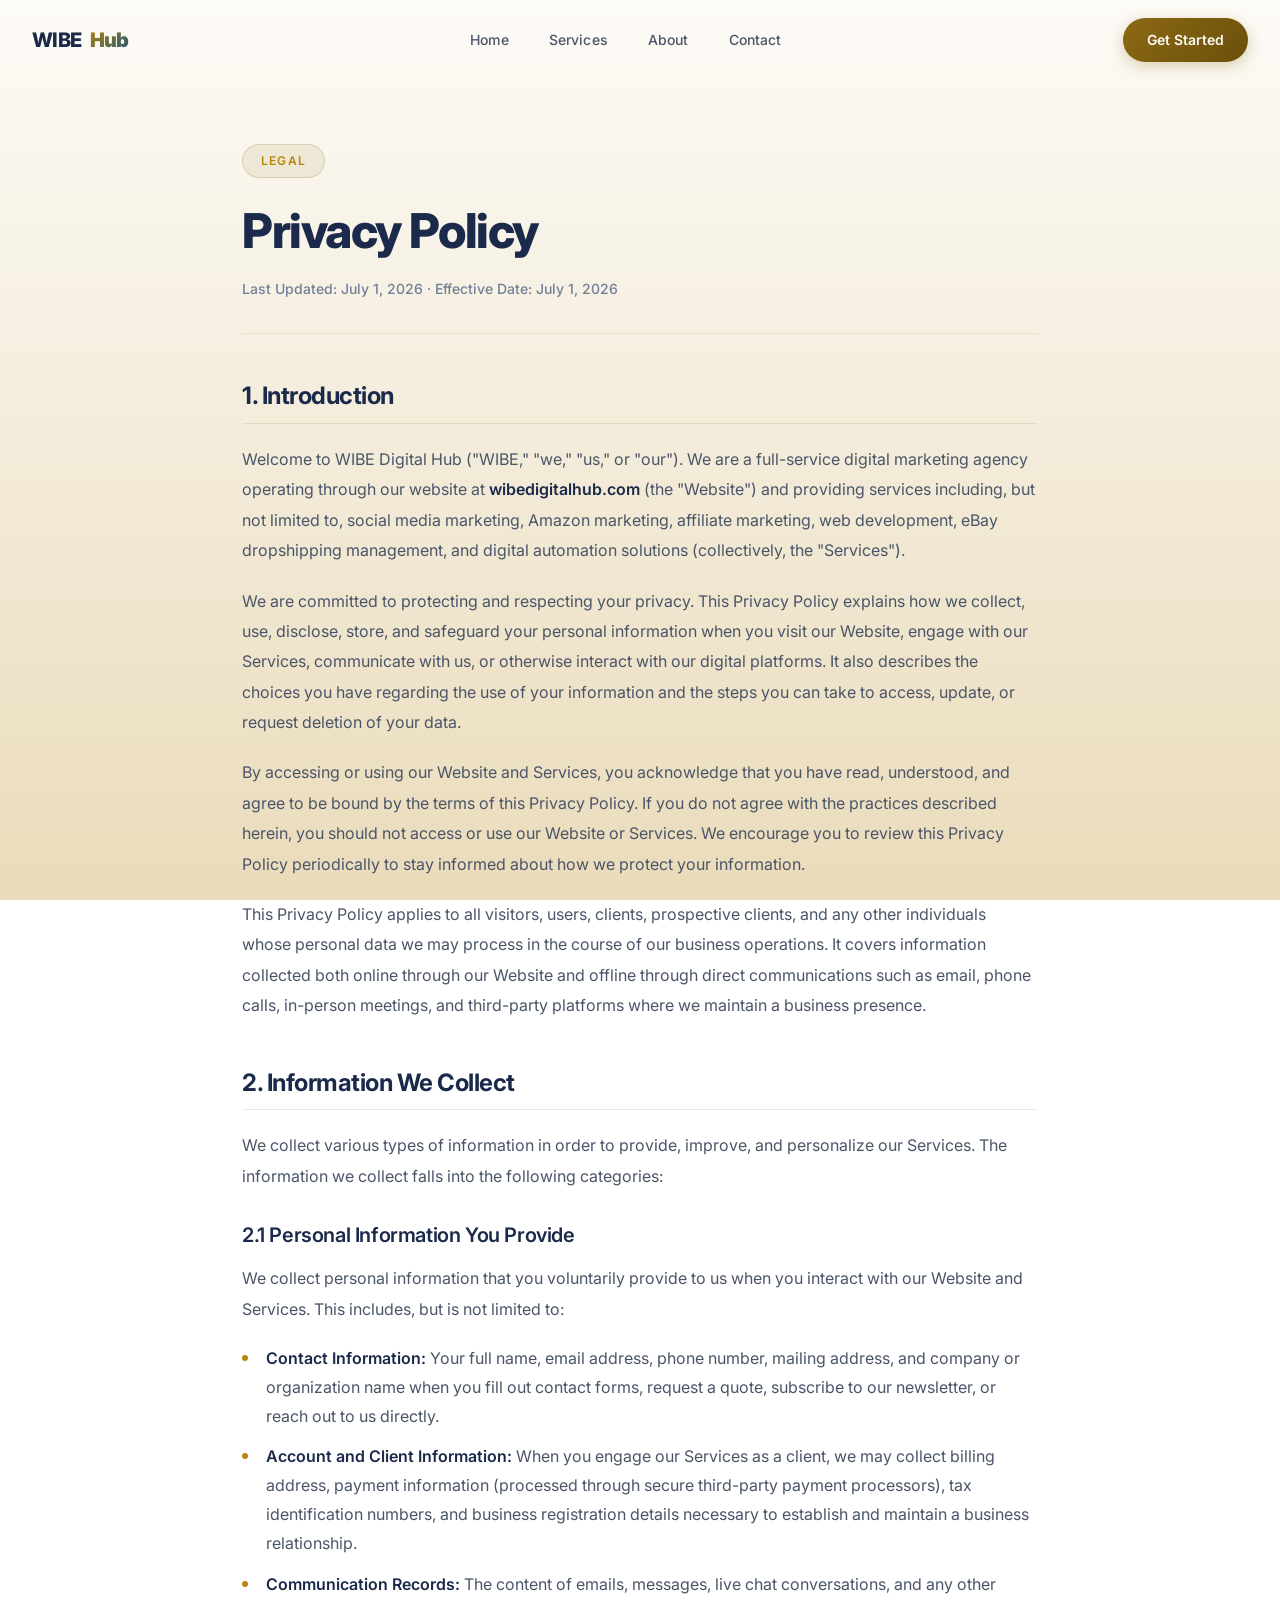
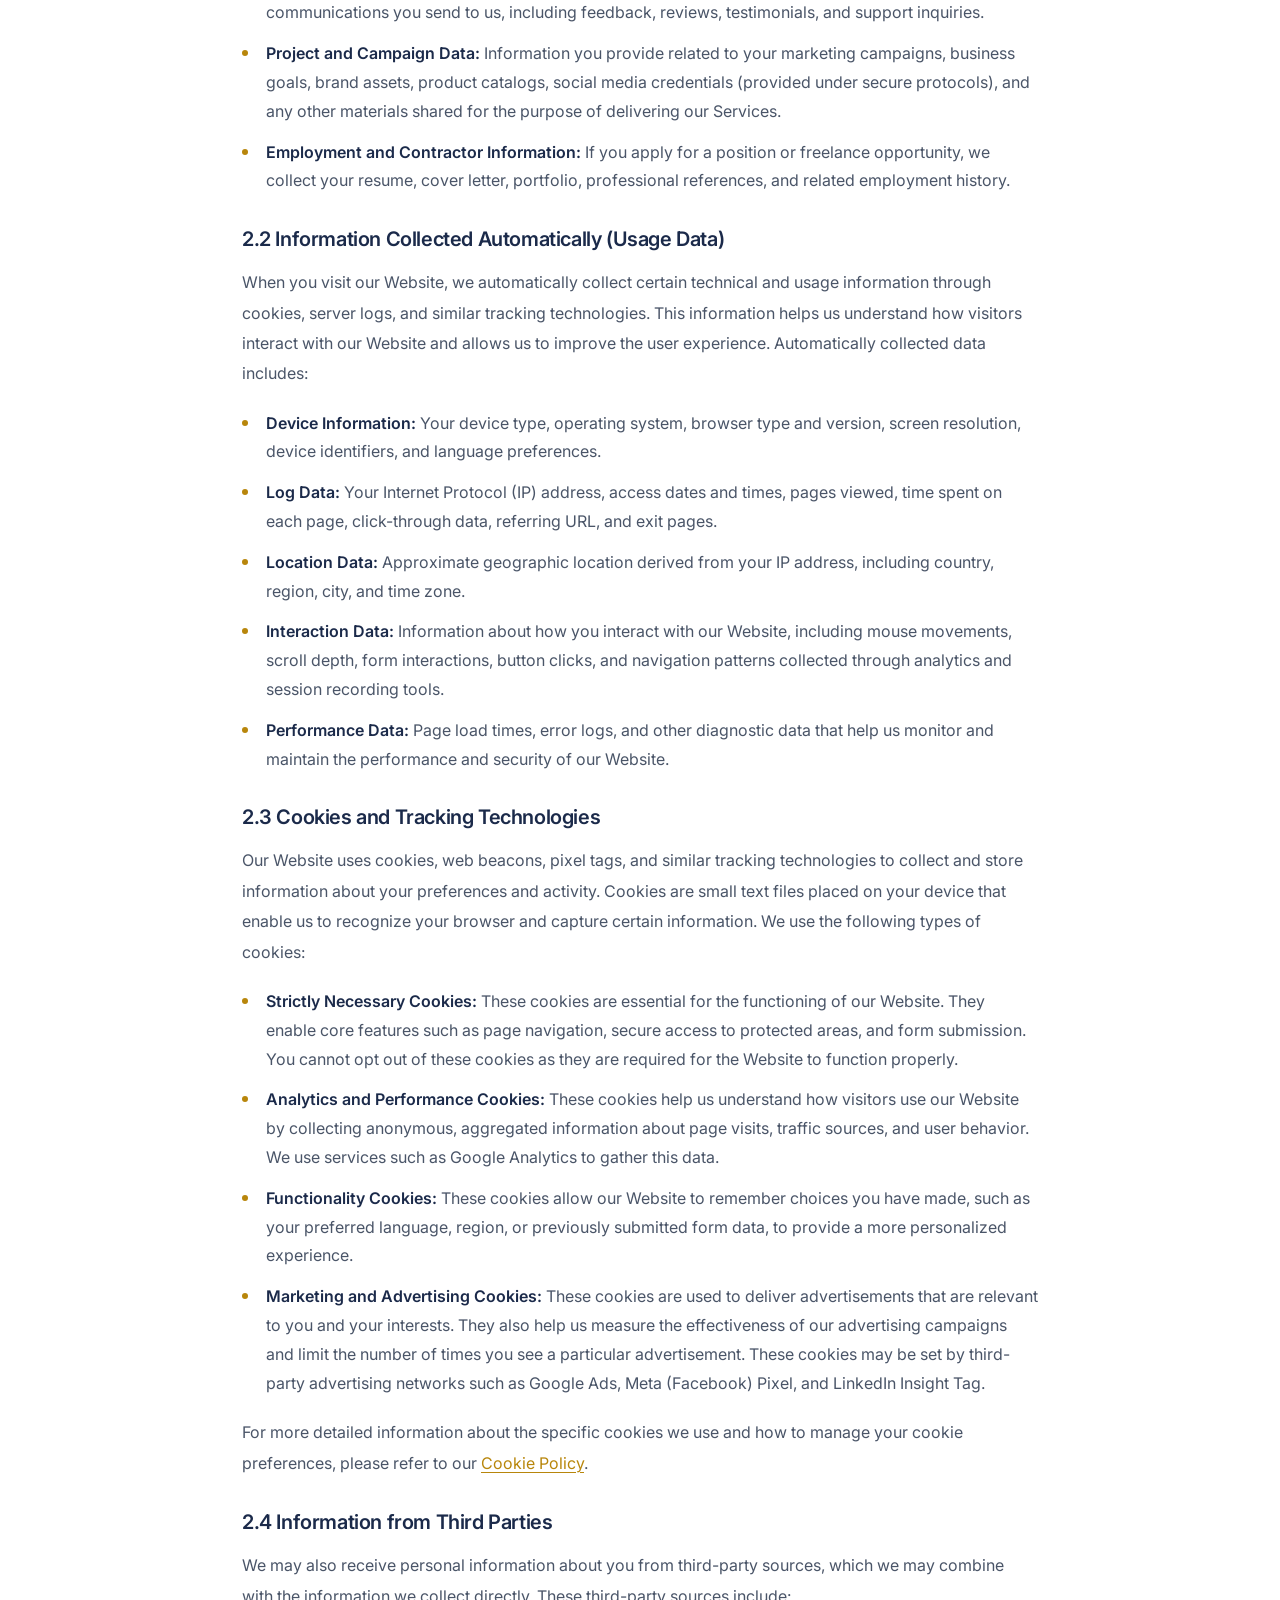
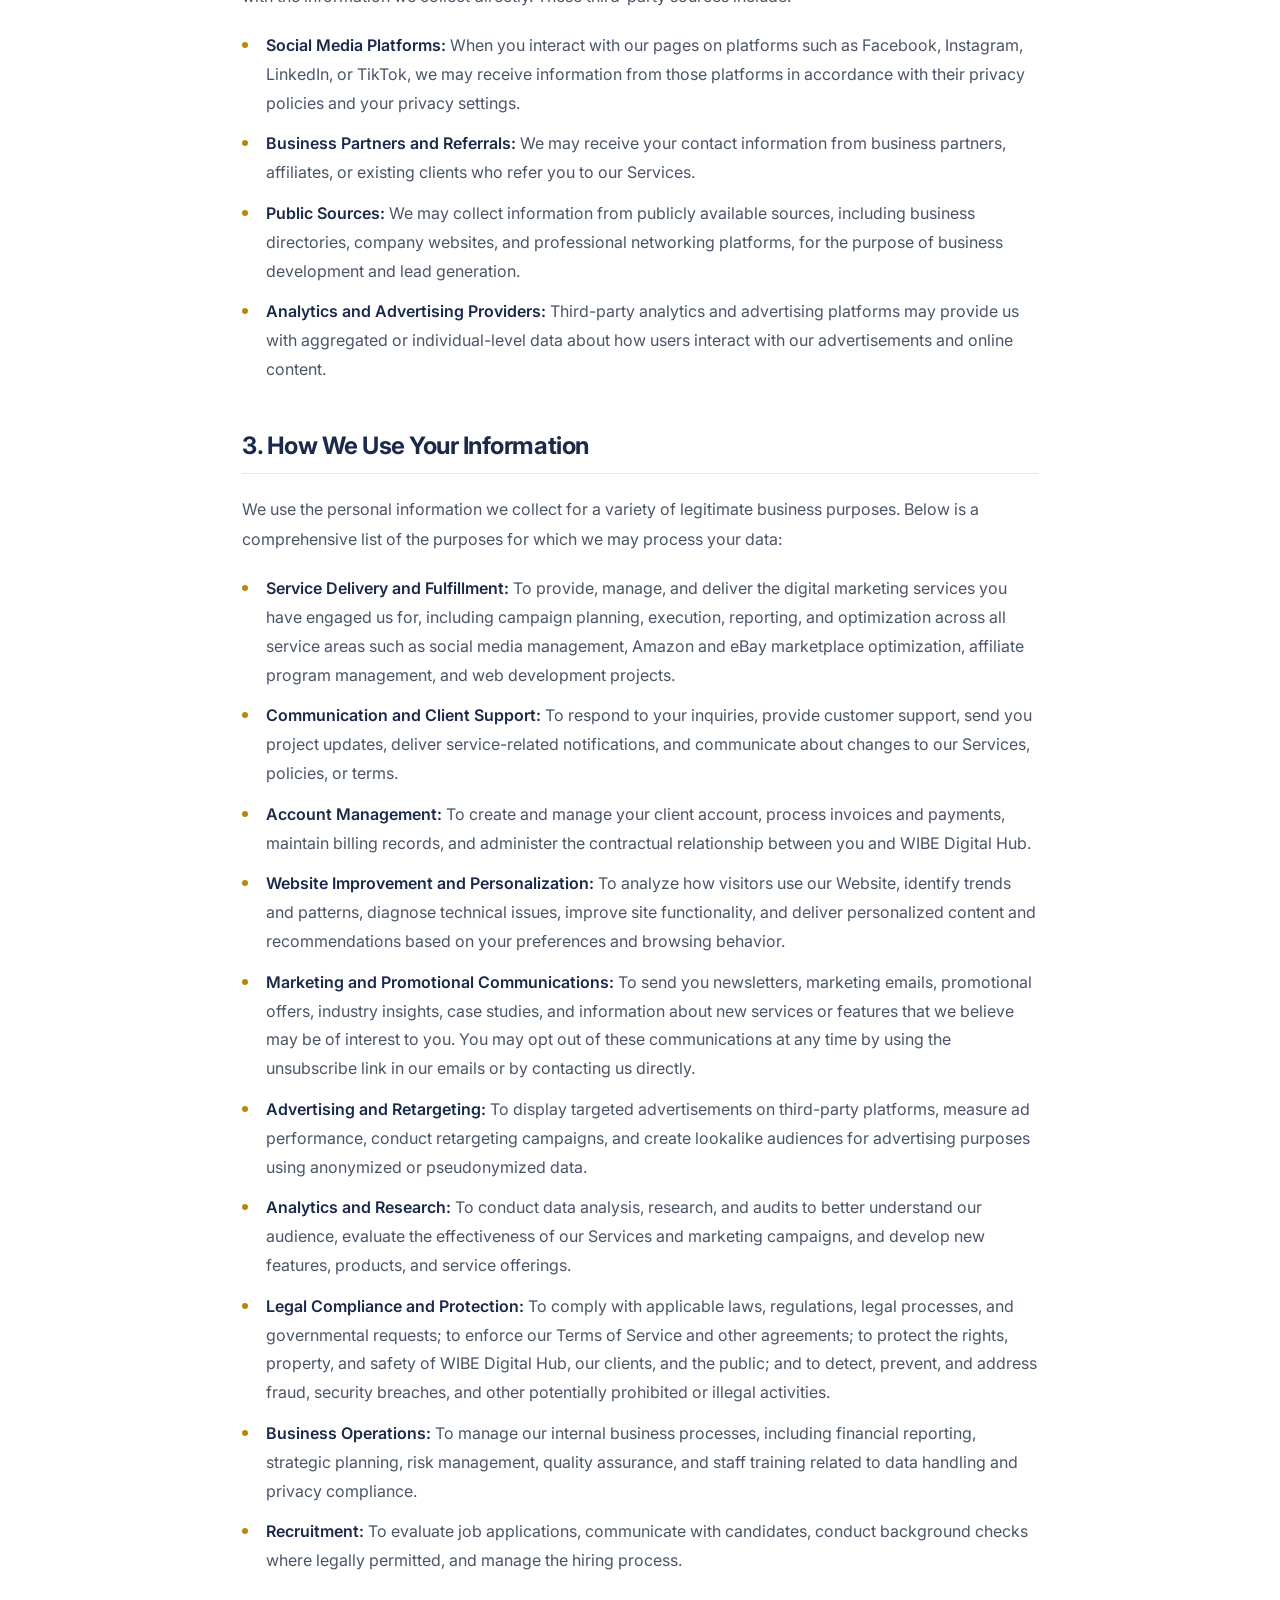
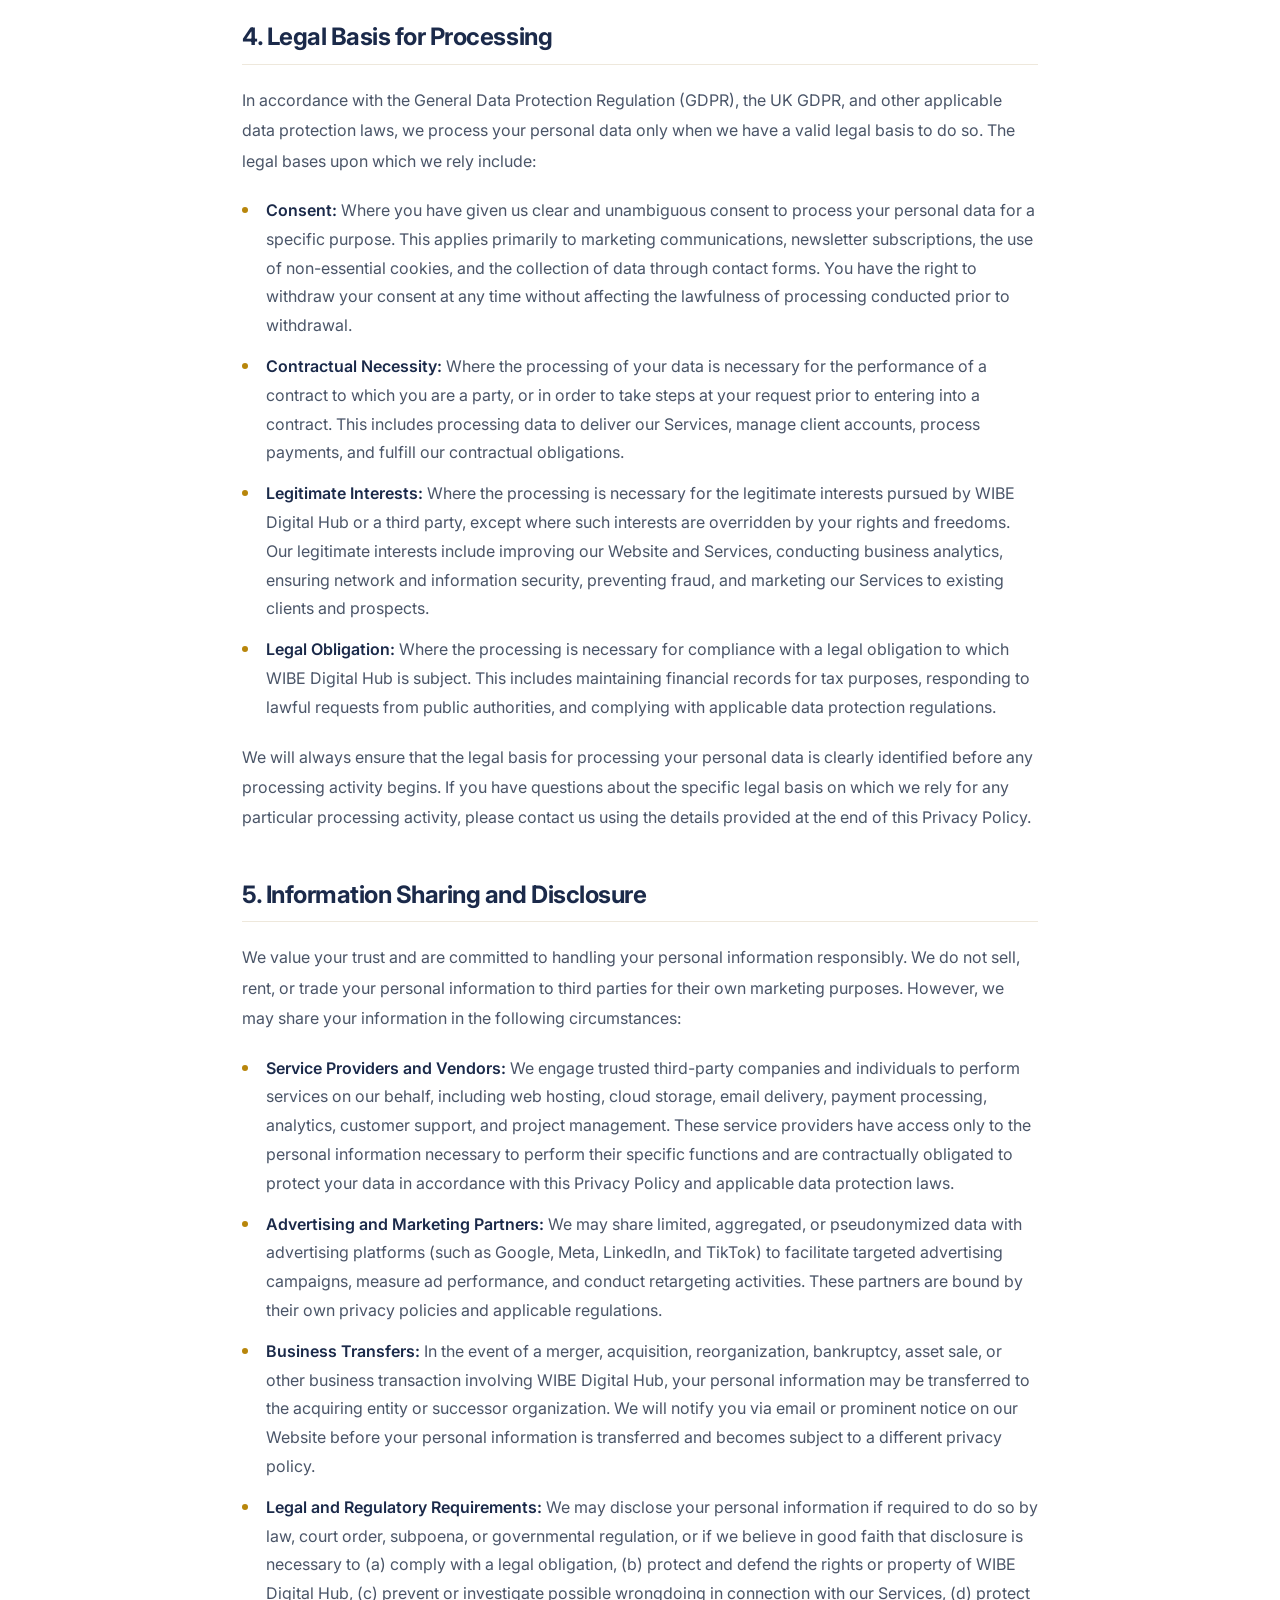
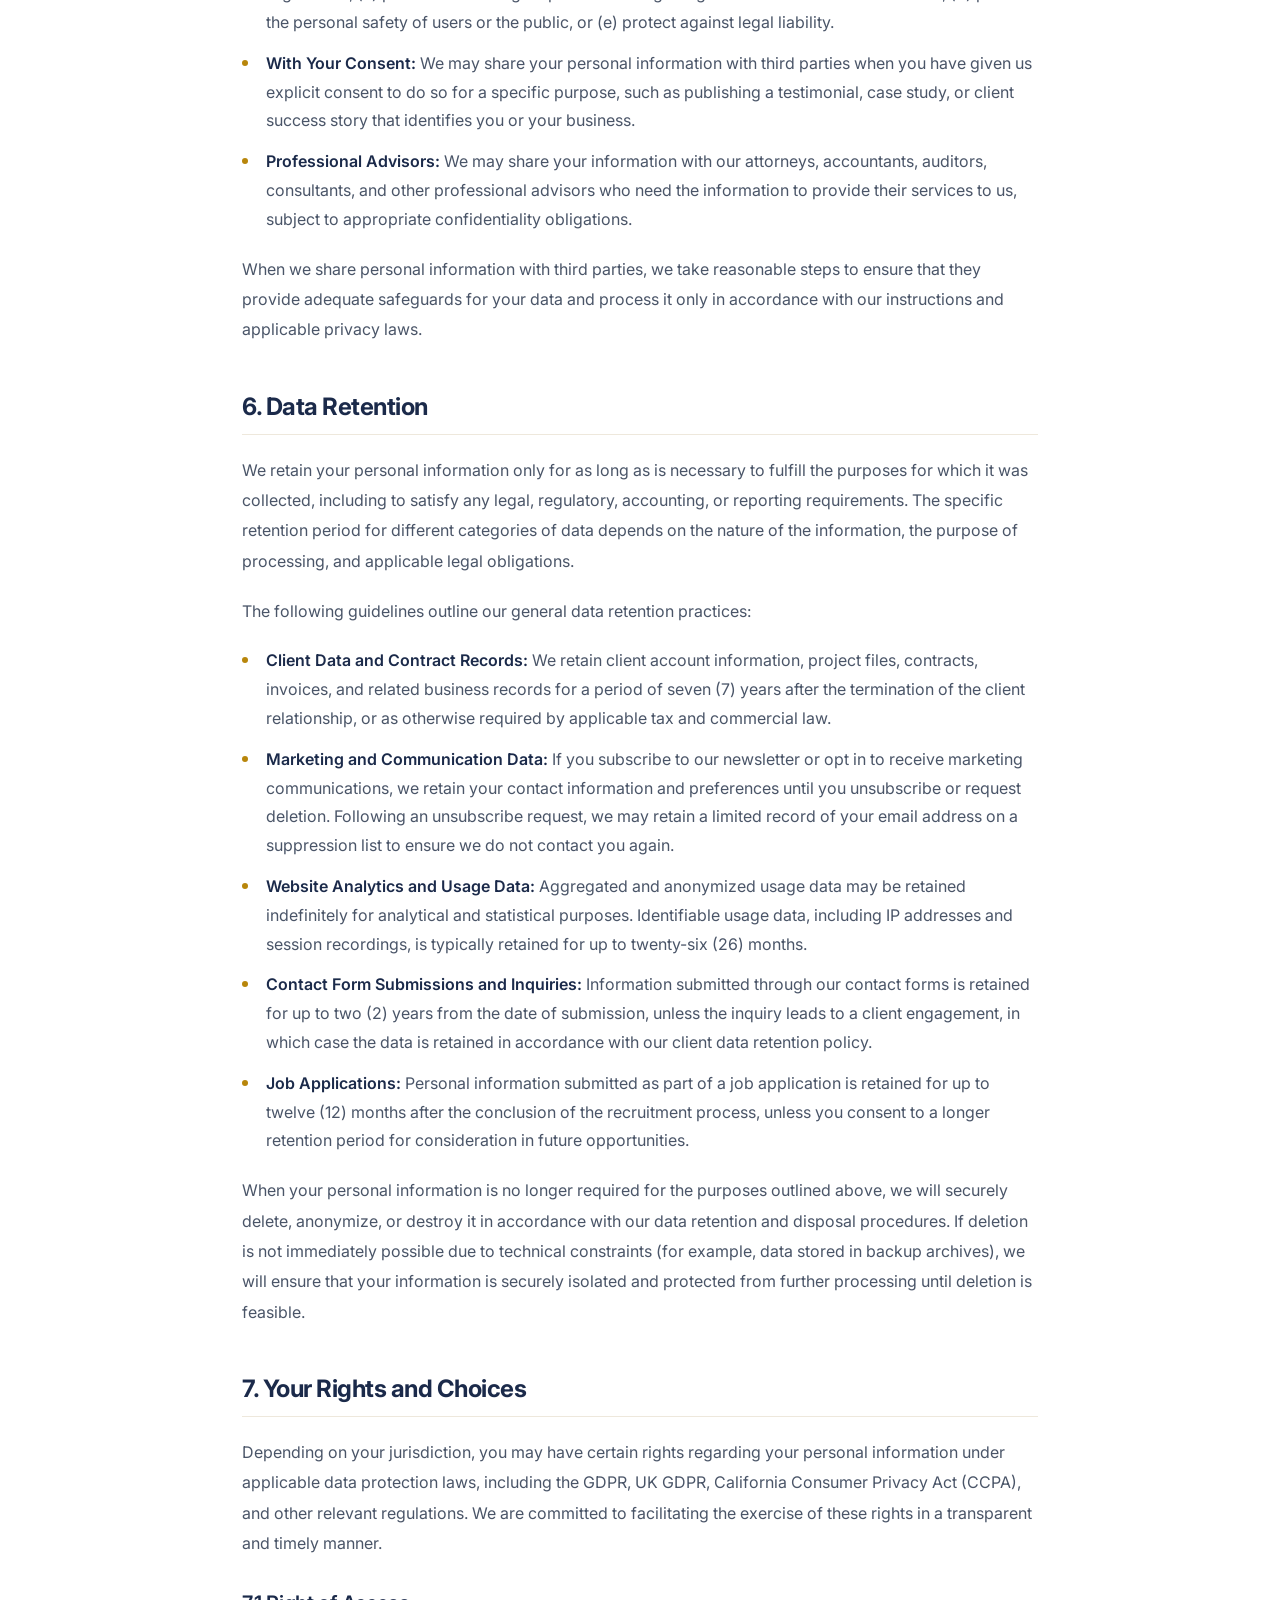
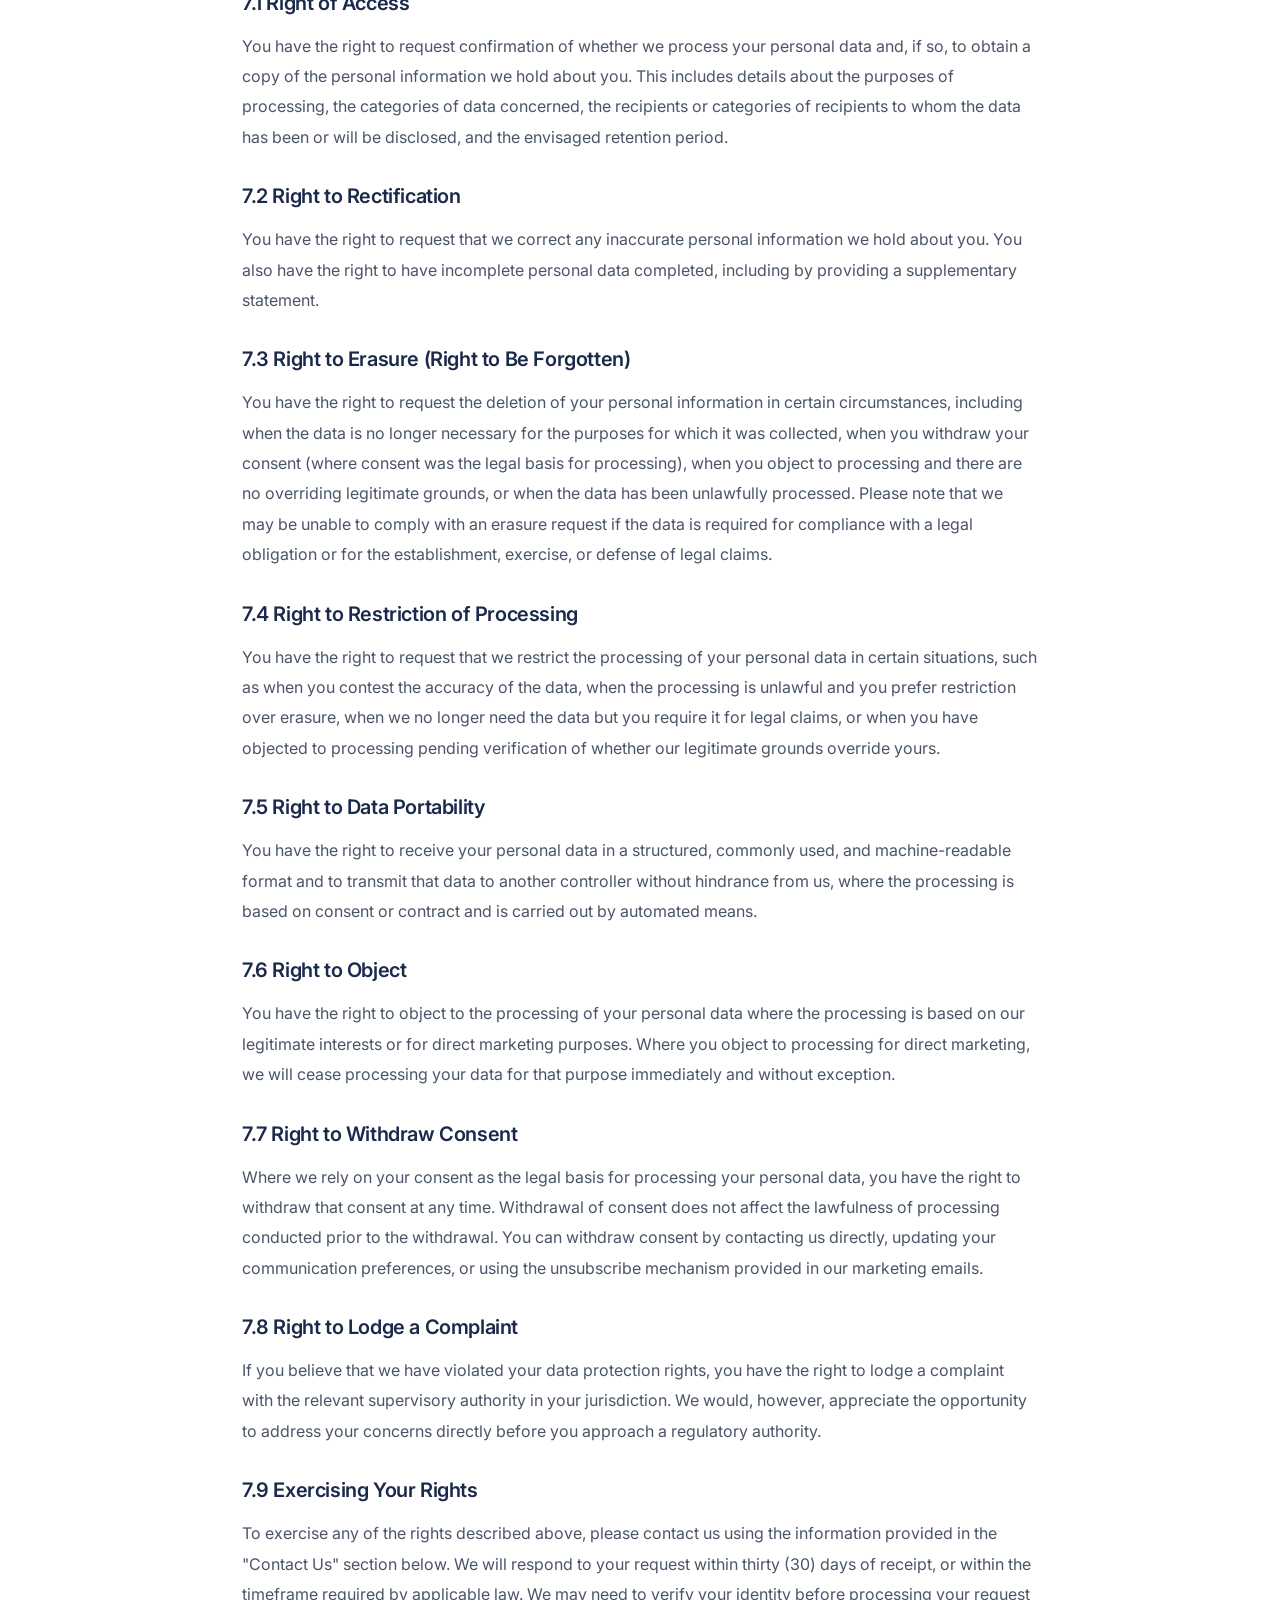
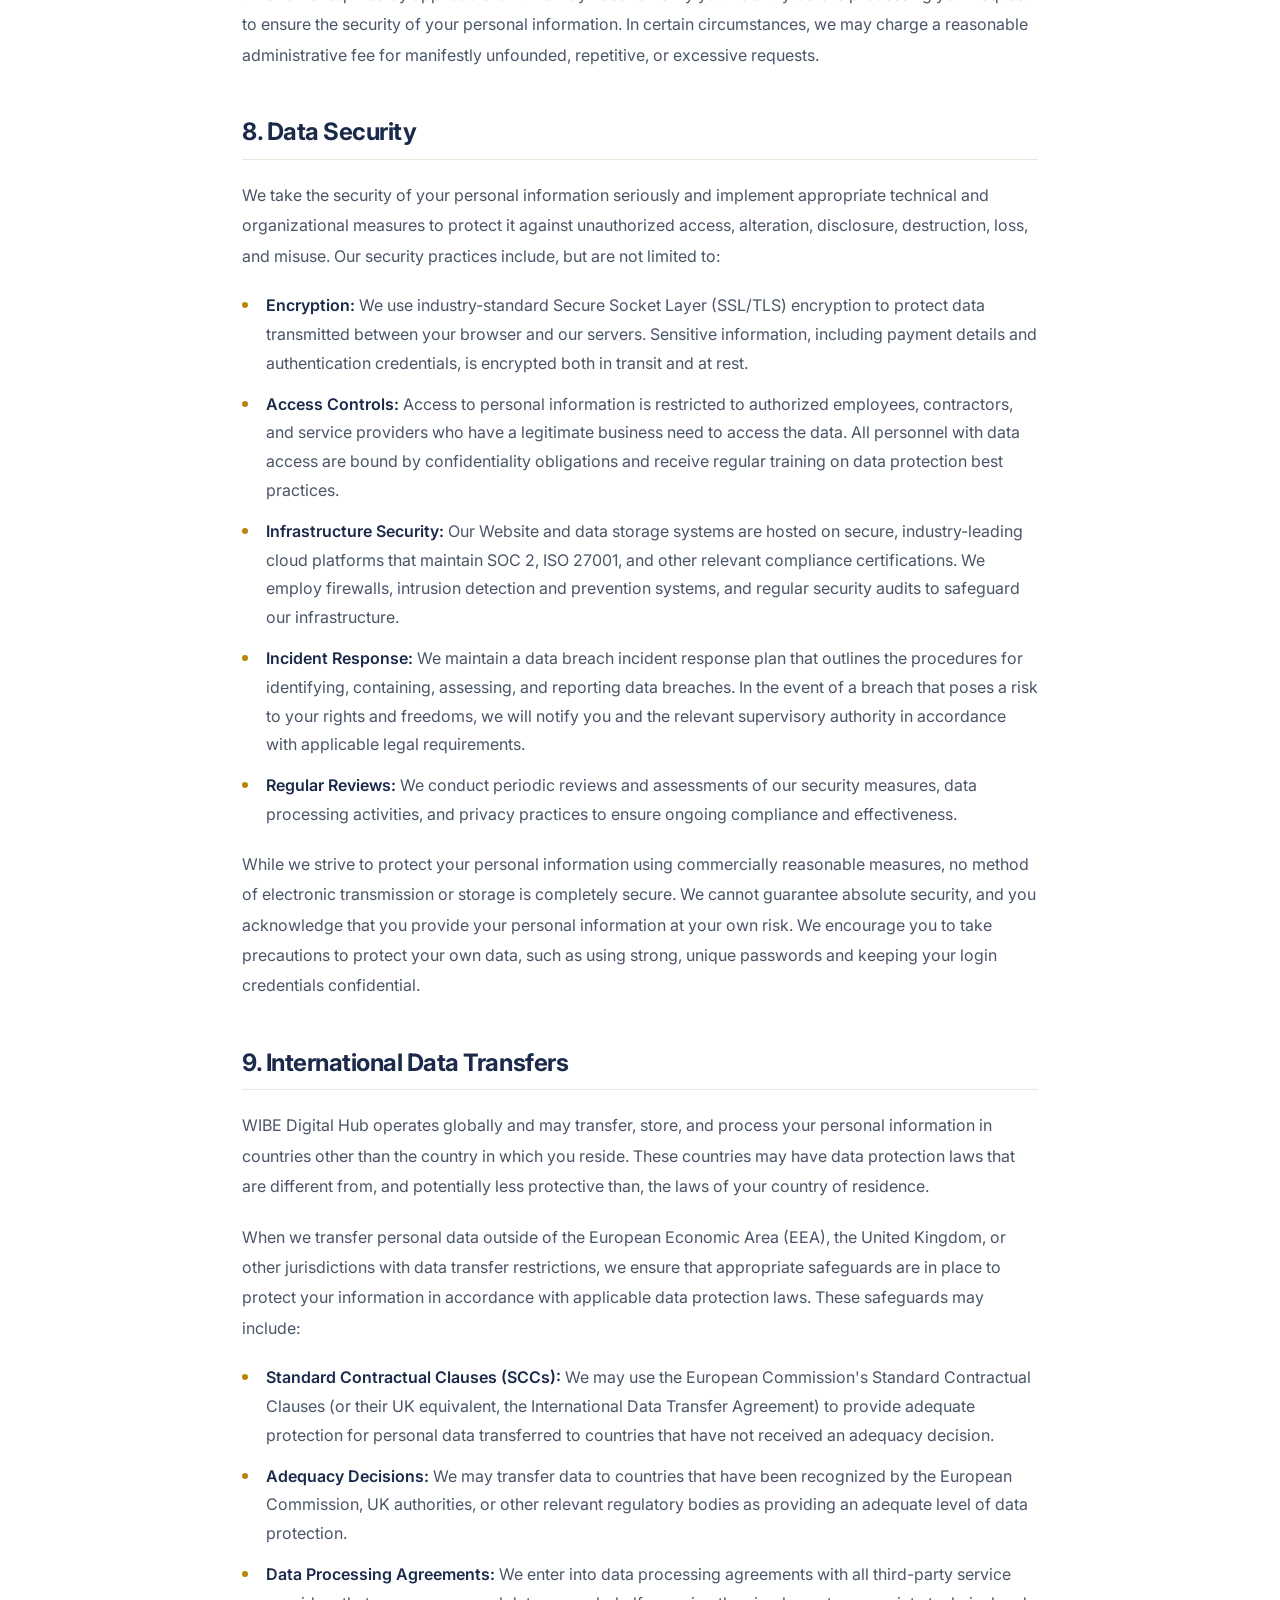
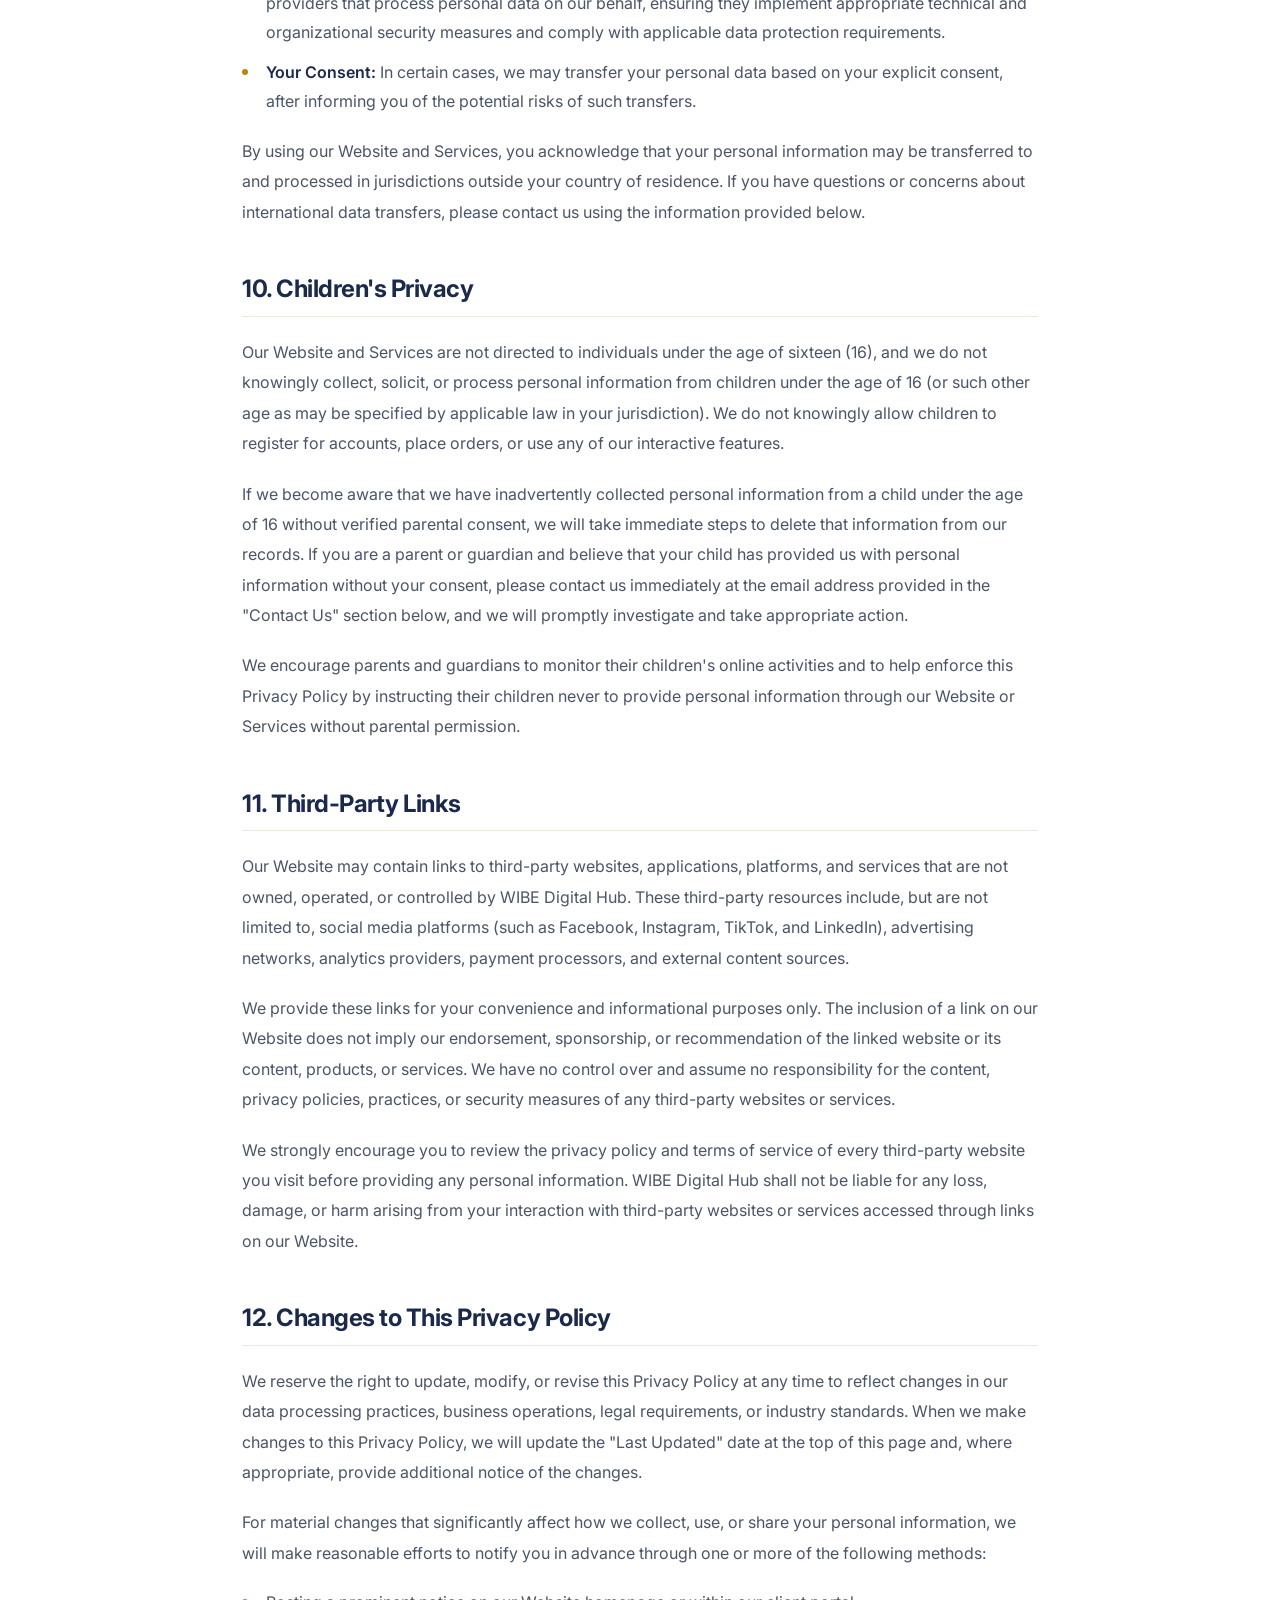
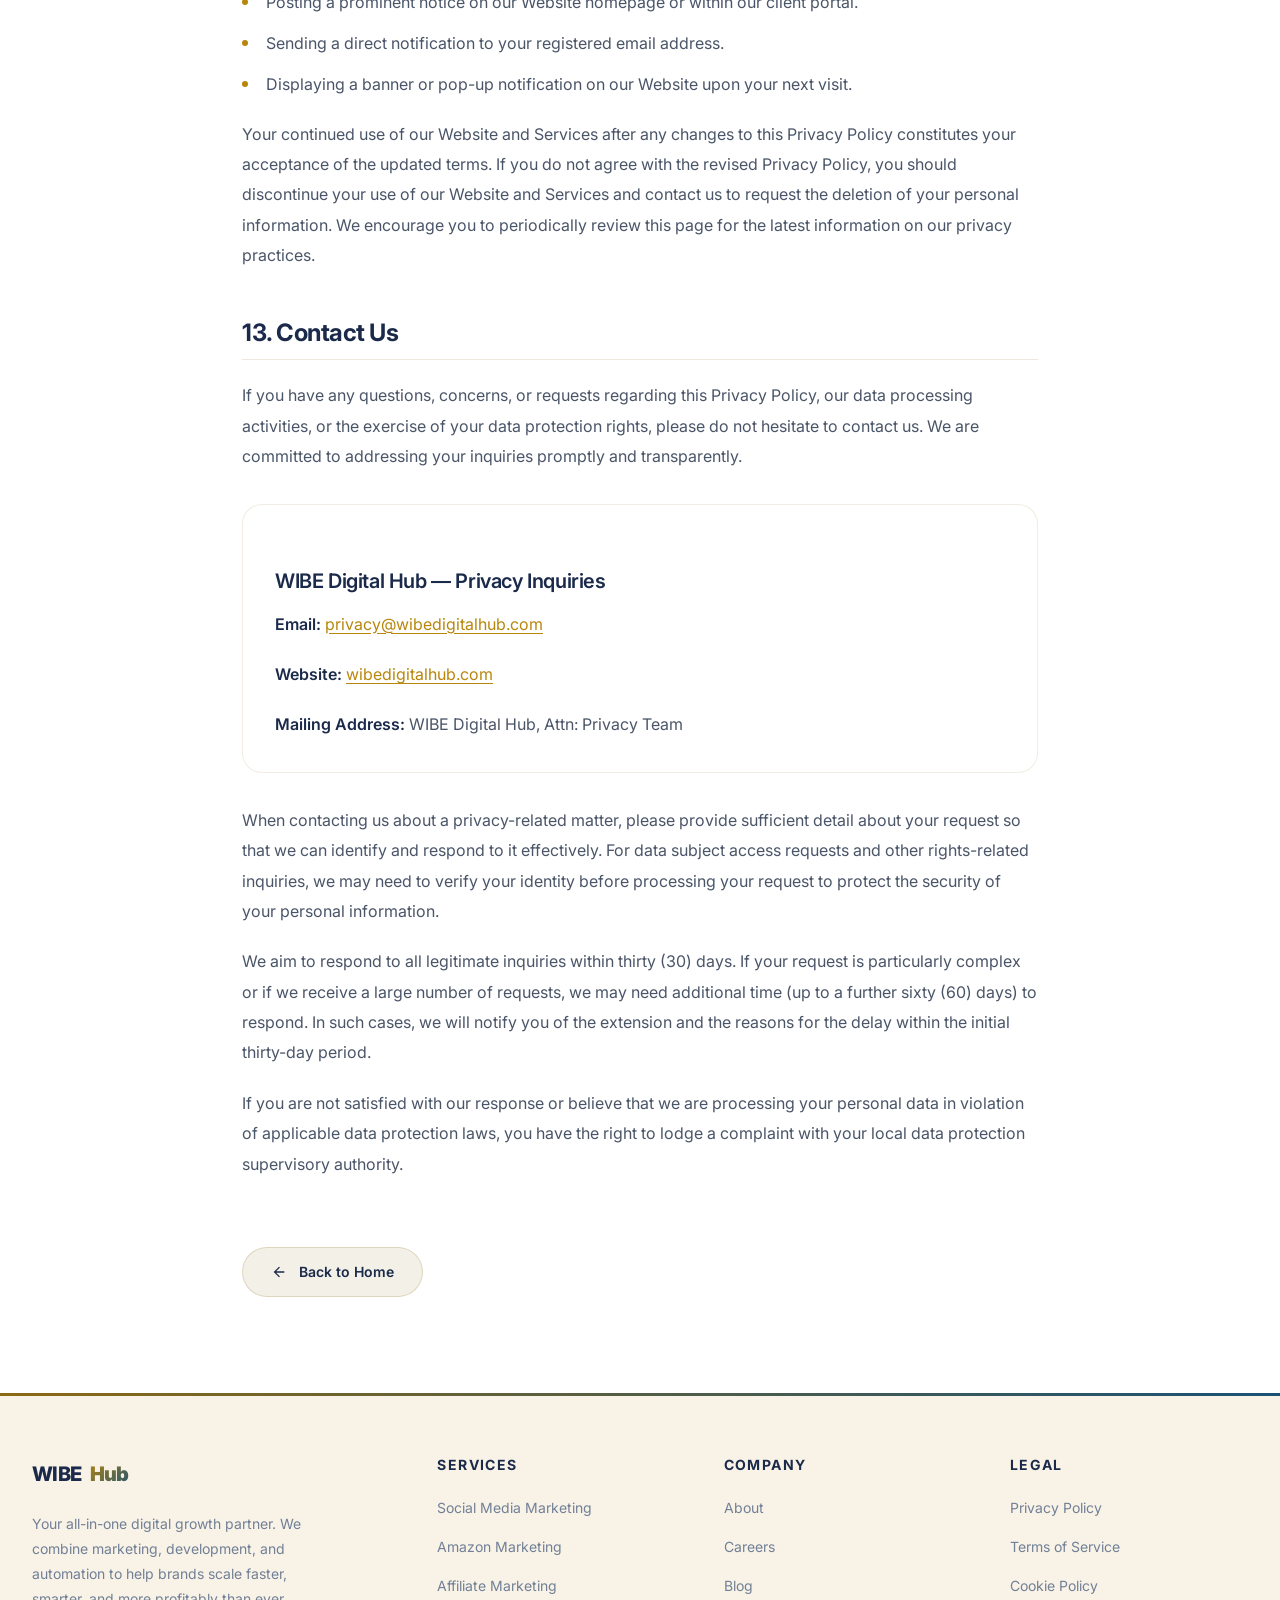
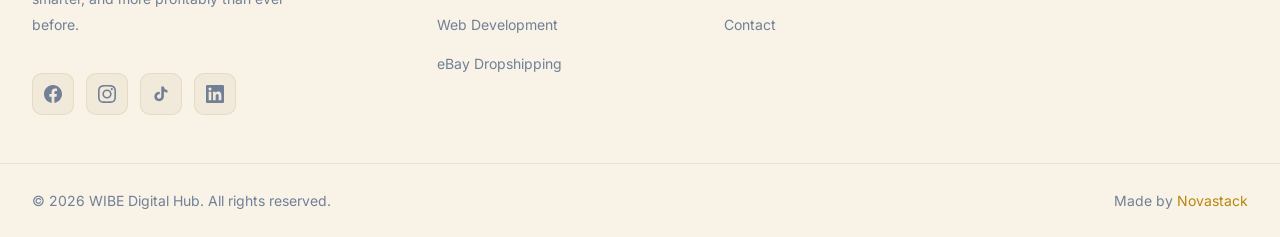
<file: privacy-policy.html>
<!DOCTYPE html>
<html lang="en">
<head>
    <meta charset="UTF-8">
    <meta name="viewport" content="width=device-width, initial-scale=1.0">
    <title>Privacy Policy | WIBE Digital Hub</title>
    <meta name="description" content="Privacy Policy for WIBE Digital Hub - Learn how we collect, use, and protect your personal data.">
    <link rel="preconnect" href="https://fonts.googleapis.com">
    <link rel="preconnect" href="https://fonts.gstatic.com" crossorigin>
    <link href="https://fonts.googleapis.com/css2?family=Inter:wght@300;400;500;600;700;800;900&display=swap" rel="stylesheet">
    <link rel="stylesheet" href="css/styles.css">
</head>
<body>

    <!-- NAVIGATION -->
    <nav class="navbar scrolled">
        <div class="nav-container">
            <a href="index.html" class="nav-logo">WIBE<span>Hub</span></a>
            <ul class="nav-links">
                <li><a href="index.html#hero">Home</a></li>
                <li><a href="index.html#services">Services</a></li>
                <li><a href="index.html#about">About</a></li>
                <li><a href="index.html#contact">Contact</a></li>
            </ul>
            <a href="index.html#contact" class="nav-cta">Get Started</a>
            <div class="mobile-toggle">
                <span></span>
                <span></span>
                <span></span>
            </div>
        </div>
        <div class="mobile-menu">
            <ul>
                <li><a href="index.html#hero">Home</a></li>
                <li><a href="index.html#services">Services</a></li>
                <li><a href="index.html#about">About</a></li>
                <li><a href="index.html#contact">Contact</a></li>
            </ul>
            <a href="index.html#contact" class="mobile-menu-cta">Get Started</a>
        </div>
    </nav>

    <!-- LEGAL PAGE CONTENT -->
    <main class="legal-page">
      <div class="container">
        <div class="legal-header">
            <span class="section-badge">Legal</span>
            <h1>Privacy Policy</h1>
            <p class="legal-meta">Last Updated: July 1, 2026 · Effective Date: July 1, 2026</p>
        </div>
        <div class="legal-content">

            <!-- 1. Introduction -->
            <h2>1. Introduction</h2>
            <p>Welcome to WIBE Digital Hub ("WIBE," "we," "us," or "our"). We are a full-service digital marketing agency operating through our website at <strong>wibedigitalhub.com</strong> (the "Website") and providing services including, but not limited to, social media marketing, Amazon marketing, affiliate marketing, web development, eBay dropshipping management, and digital automation solutions (collectively, the "Services").</p>
            <p>We are committed to protecting and respecting your privacy. This Privacy Policy explains how we collect, use, disclose, store, and safeguard your personal information when you visit our Website, engage with our Services, communicate with us, or otherwise interact with our digital platforms. It also describes the choices you have regarding the use of your information and the steps you can take to access, update, or request deletion of your data.</p>
            <p>By accessing or using our Website and Services, you acknowledge that you have read, understood, and agree to be bound by the terms of this Privacy Policy. If you do not agree with the practices described herein, you should not access or use our Website or Services. We encourage you to review this Privacy Policy periodically to stay informed about how we protect your information.</p>
            <p>This Privacy Policy applies to all visitors, users, clients, prospective clients, and any other individuals whose personal data we may process in the course of our business operations. It covers information collected both online through our Website and offline through direct communications such as email, phone calls, in-person meetings, and third-party platforms where we maintain a business presence.</p>

            <!-- 2. Information We Collect -->
            <h2>2. Information We Collect</h2>
            <p>We collect various types of information in order to provide, improve, and personalize our Services. The information we collect falls into the following categories:</p>

            <h3>2.1 Personal Information You Provide</h3>
            <p>We collect personal information that you voluntarily provide to us when you interact with our Website and Services. This includes, but is not limited to:</p>
            <ul>
                <li><strong>Contact Information:</strong> Your full name, email address, phone number, mailing address, and company or organization name when you fill out contact forms, request a quote, subscribe to our newsletter, or reach out to us directly.</li>
                <li><strong>Account and Client Information:</strong> When you engage our Services as a client, we may collect billing address, payment information (processed through secure third-party payment processors), tax identification numbers, and business registration details necessary to establish and maintain a business relationship.</li>
                <li><strong>Communication Records:</strong> The content of emails, messages, live chat conversations, and any other communications you send to us, including feedback, reviews, testimonials, and support inquiries.</li>
                <li><strong>Project and Campaign Data:</strong> Information you provide related to your marketing campaigns, business goals, brand assets, product catalogs, social media credentials (provided under secure protocols), and any other materials shared for the purpose of delivering our Services.</li>
                <li><strong>Employment and Contractor Information:</strong> If you apply for a position or freelance opportunity, we collect your resume, cover letter, portfolio, professional references, and related employment history.</li>
            </ul>

            <h3>2.2 Information Collected Automatically (Usage Data)</h3>
            <p>When you visit our Website, we automatically collect certain technical and usage information through cookies, server logs, and similar tracking technologies. This information helps us understand how visitors interact with our Website and allows us to improve the user experience. Automatically collected data includes:</p>
            <ul>
                <li><strong>Device Information:</strong> Your device type, operating system, browser type and version, screen resolution, device identifiers, and language preferences.</li>
                <li><strong>Log Data:</strong> Your Internet Protocol (IP) address, access dates and times, pages viewed, time spent on each page, click-through data, referring URL, and exit pages.</li>
                <li><strong>Location Data:</strong> Approximate geographic location derived from your IP address, including country, region, city, and time zone.</li>
                <li><strong>Interaction Data:</strong> Information about how you interact with our Website, including mouse movements, scroll depth, form interactions, button clicks, and navigation patterns collected through analytics and session recording tools.</li>
                <li><strong>Performance Data:</strong> Page load times, error logs, and other diagnostic data that help us monitor and maintain the performance and security of our Website.</li>
            </ul>

            <h3>2.3 Cookies and Tracking Technologies</h3>
            <p>Our Website uses cookies, web beacons, pixel tags, and similar tracking technologies to collect and store information about your preferences and activity. Cookies are small text files placed on your device that enable us to recognize your browser and capture certain information. We use the following types of cookies:</p>
            <ul>
                <li><strong>Strictly Necessary Cookies:</strong> These cookies are essential for the functioning of our Website. They enable core features such as page navigation, secure access to protected areas, and form submission. You cannot opt out of these cookies as they are required for the Website to function properly.</li>
                <li><strong>Analytics and Performance Cookies:</strong> These cookies help us understand how visitors use our Website by collecting anonymous, aggregated information about page visits, traffic sources, and user behavior. We use services such as Google Analytics to gather this data.</li>
                <li><strong>Functionality Cookies:</strong> These cookies allow our Website to remember choices you have made, such as your preferred language, region, or previously submitted form data, to provide a more personalized experience.</li>
                <li><strong>Marketing and Advertising Cookies:</strong> These cookies are used to deliver advertisements that are relevant to you and your interests. They also help us measure the effectiveness of our advertising campaigns and limit the number of times you see a particular advertisement. These cookies may be set by third-party advertising networks such as Google Ads, Meta (Facebook) Pixel, and LinkedIn Insight Tag.</li>
            </ul>
            <p>For more detailed information about the specific cookies we use and how to manage your cookie preferences, please refer to our <a href="cookie-policy.html">Cookie Policy</a>.</p>

            <h3>2.4 Information from Third Parties</h3>
            <p>We may also receive personal information about you from third-party sources, which we may combine with the information we collect directly. These third-party sources include:</p>
            <ul>
                <li><strong>Social Media Platforms:</strong> When you interact with our pages on platforms such as Facebook, Instagram, LinkedIn, or TikTok, we may receive information from those platforms in accordance with their privacy policies and your privacy settings.</li>
                <li><strong>Business Partners and Referrals:</strong> We may receive your contact information from business partners, affiliates, or existing clients who refer you to our Services.</li>
                <li><strong>Public Sources:</strong> We may collect information from publicly available sources, including business directories, company websites, and professional networking platforms, for the purpose of business development and lead generation.</li>
                <li><strong>Analytics and Advertising Providers:</strong> Third-party analytics and advertising platforms may provide us with aggregated or individual-level data about how users interact with our advertisements and online content.</li>
            </ul>

            <!-- 3. How We Use Your Information -->
            <h2>3. How We Use Your Information</h2>
            <p>We use the personal information we collect for a variety of legitimate business purposes. Below is a comprehensive list of the purposes for which we may process your data:</p>
            <ul>
                <li><strong>Service Delivery and Fulfillment:</strong> To provide, manage, and deliver the digital marketing services you have engaged us for, including campaign planning, execution, reporting, and optimization across all service areas such as social media management, Amazon and eBay marketplace optimization, affiliate program management, and web development projects.</li>
                <li><strong>Communication and Client Support:</strong> To respond to your inquiries, provide customer support, send you project updates, deliver service-related notifications, and communicate about changes to our Services, policies, or terms.</li>
                <li><strong>Account Management:</strong> To create and manage your client account, process invoices and payments, maintain billing records, and administer the contractual relationship between you and WIBE Digital Hub.</li>
                <li><strong>Website Improvement and Personalization:</strong> To analyze how visitors use our Website, identify trends and patterns, diagnose technical issues, improve site functionality, and deliver personalized content and recommendations based on your preferences and browsing behavior.</li>
                <li><strong>Marketing and Promotional Communications:</strong> To send you newsletters, marketing emails, promotional offers, industry insights, case studies, and information about new services or features that we believe may be of interest to you. You may opt out of these communications at any time by using the unsubscribe link in our emails or by contacting us directly.</li>
                <li><strong>Advertising and Retargeting:</strong> To display targeted advertisements on third-party platforms, measure ad performance, conduct retargeting campaigns, and create lookalike audiences for advertising purposes using anonymized or pseudonymized data.</li>
                <li><strong>Analytics and Research:</strong> To conduct data analysis, research, and audits to better understand our audience, evaluate the effectiveness of our Services and marketing campaigns, and develop new features, products, and service offerings.</li>
                <li><strong>Legal Compliance and Protection:</strong> To comply with applicable laws, regulations, legal processes, and governmental requests; to enforce our Terms of Service and other agreements; to protect the rights, property, and safety of WIBE Digital Hub, our clients, and the public; and to detect, prevent, and address fraud, security breaches, and other potentially prohibited or illegal activities.</li>
                <li><strong>Business Operations:</strong> To manage our internal business processes, including financial reporting, strategic planning, risk management, quality assurance, and staff training related to data handling and privacy compliance.</li>
                <li><strong>Recruitment:</strong> To evaluate job applications, communicate with candidates, conduct background checks where legally permitted, and manage the hiring process.</li>
            </ul>

            <!-- 4. Legal Basis for Processing -->
            <h2>4. Legal Basis for Processing</h2>
            <p>In accordance with the General Data Protection Regulation (GDPR), the UK GDPR, and other applicable data protection laws, we process your personal data only when we have a valid legal basis to do so. The legal bases upon which we rely include:</p>
            <ul>
                <li><strong>Consent:</strong> Where you have given us clear and unambiguous consent to process your personal data for a specific purpose. This applies primarily to marketing communications, newsletter subscriptions, the use of non-essential cookies, and the collection of data through contact forms. You have the right to withdraw your consent at any time without affecting the lawfulness of processing conducted prior to withdrawal.</li>
                <li><strong>Contractual Necessity:</strong> Where the processing of your data is necessary for the performance of a contract to which you are a party, or in order to take steps at your request prior to entering into a contract. This includes processing data to deliver our Services, manage client accounts, process payments, and fulfill our contractual obligations.</li>
                <li><strong>Legitimate Interests:</strong> Where the processing is necessary for the legitimate interests pursued by WIBE Digital Hub or a third party, except where such interests are overridden by your rights and freedoms. Our legitimate interests include improving our Website and Services, conducting business analytics, ensuring network and information security, preventing fraud, and marketing our Services to existing clients and prospects.</li>
                <li><strong>Legal Obligation:</strong> Where the processing is necessary for compliance with a legal obligation to which WIBE Digital Hub is subject. This includes maintaining financial records for tax purposes, responding to lawful requests from public authorities, and complying with applicable data protection regulations.</li>
            </ul>
            <p>We will always ensure that the legal basis for processing your personal data is clearly identified before any processing activity begins. If you have questions about the specific legal basis on which we rely for any particular processing activity, please contact us using the details provided at the end of this Privacy Policy.</p>

            <!-- 5. Information Sharing and Disclosure -->
            <h2>5. Information Sharing and Disclosure</h2>
            <p>We value your trust and are committed to handling your personal information responsibly. We do not sell, rent, or trade your personal information to third parties for their own marketing purposes. However, we may share your information in the following circumstances:</p>
            <ul>
                <li><strong>Service Providers and Vendors:</strong> We engage trusted third-party companies and individuals to perform services on our behalf, including web hosting, cloud storage, email delivery, payment processing, analytics, customer support, and project management. These service providers have access only to the personal information necessary to perform their specific functions and are contractually obligated to protect your data in accordance with this Privacy Policy and applicable data protection laws.</li>
                <li><strong>Advertising and Marketing Partners:</strong> We may share limited, aggregated, or pseudonymized data with advertising platforms (such as Google, Meta, LinkedIn, and TikTok) to facilitate targeted advertising campaigns, measure ad performance, and conduct retargeting activities. These partners are bound by their own privacy policies and applicable regulations.</li>
                <li><strong>Business Transfers:</strong> In the event of a merger, acquisition, reorganization, bankruptcy, asset sale, or other business transaction involving WIBE Digital Hub, your personal information may be transferred to the acquiring entity or successor organization. We will notify you via email or prominent notice on our Website before your personal information is transferred and becomes subject to a different privacy policy.</li>
                <li><strong>Legal and Regulatory Requirements:</strong> We may disclose your personal information if required to do so by law, court order, subpoena, or governmental regulation, or if we believe in good faith that disclosure is necessary to (a) comply with a legal obligation, (b) protect and defend the rights or property of WIBE Digital Hub, (c) prevent or investigate possible wrongdoing in connection with our Services, (d) protect the personal safety of users or the public, or (e) protect against legal liability.</li>
                <li><strong>With Your Consent:</strong> We may share your personal information with third parties when you have given us explicit consent to do so for a specific purpose, such as publishing a testimonial, case study, or client success story that identifies you or your business.</li>
                <li><strong>Professional Advisors:</strong> We may share your information with our attorneys, accountants, auditors, consultants, and other professional advisors who need the information to provide their services to us, subject to appropriate confidentiality obligations.</li>
            </ul>
            <p>When we share personal information with third parties, we take reasonable steps to ensure that they provide adequate safeguards for your data and process it only in accordance with our instructions and applicable privacy laws.</p>

            <!-- 6. Data Retention -->
            <h2>6. Data Retention</h2>
            <p>We retain your personal information only for as long as is necessary to fulfill the purposes for which it was collected, including to satisfy any legal, regulatory, accounting, or reporting requirements. The specific retention period for different categories of data depends on the nature of the information, the purpose of processing, and applicable legal obligations.</p>
            <p>The following guidelines outline our general data retention practices:</p>
            <ul>
                <li><strong>Client Data and Contract Records:</strong> We retain client account information, project files, contracts, invoices, and related business records for a period of seven (7) years after the termination of the client relationship, or as otherwise required by applicable tax and commercial law.</li>
                <li><strong>Marketing and Communication Data:</strong> If you subscribe to our newsletter or opt in to receive marketing communications, we retain your contact information and preferences until you unsubscribe or request deletion. Following an unsubscribe request, we may retain a limited record of your email address on a suppression list to ensure we do not contact you again.</li>
                <li><strong>Website Analytics and Usage Data:</strong> Aggregated and anonymized usage data may be retained indefinitely for analytical and statistical purposes. Identifiable usage data, including IP addresses and session recordings, is typically retained for up to twenty-six (26) months.</li>
                <li><strong>Contact Form Submissions and Inquiries:</strong> Information submitted through our contact forms is retained for up to two (2) years from the date of submission, unless the inquiry leads to a client engagement, in which case the data is retained in accordance with our client data retention policy.</li>
                <li><strong>Job Applications:</strong> Personal information submitted as part of a job application is retained for up to twelve (12) months after the conclusion of the recruitment process, unless you consent to a longer retention period for consideration in future opportunities.</li>
            </ul>
            <p>When your personal information is no longer required for the purposes outlined above, we will securely delete, anonymize, or destroy it in accordance with our data retention and disposal procedures. If deletion is not immediately possible due to technical constraints (for example, data stored in backup archives), we will ensure that your information is securely isolated and protected from further processing until deletion is feasible.</p>

            <!-- 7. Your Rights and Choices -->
            <h2>7. Your Rights and Choices</h2>
            <p>Depending on your jurisdiction, you may have certain rights regarding your personal information under applicable data protection laws, including the GDPR, UK GDPR, California Consumer Privacy Act (CCPA), and other relevant regulations. We are committed to facilitating the exercise of these rights in a transparent and timely manner.</p>

            <h3>7.1 Right of Access</h3>
            <p>You have the right to request confirmation of whether we process your personal data and, if so, to obtain a copy of the personal information we hold about you. This includes details about the purposes of processing, the categories of data concerned, the recipients or categories of recipients to whom the data has been or will be disclosed, and the envisaged retention period.</p>

            <h3>7.2 Right to Rectification</h3>
            <p>You have the right to request that we correct any inaccurate personal information we hold about you. You also have the right to have incomplete personal data completed, including by providing a supplementary statement.</p>

            <h3>7.3 Right to Erasure (Right to Be Forgotten)</h3>
            <p>You have the right to request the deletion of your personal information in certain circumstances, including when the data is no longer necessary for the purposes for which it was collected, when you withdraw your consent (where consent was the legal basis for processing), when you object to processing and there are no overriding legitimate grounds, or when the data has been unlawfully processed. Please note that we may be unable to comply with an erasure request if the data is required for compliance with a legal obligation or for the establishment, exercise, or defense of legal claims.</p>

            <h3>7.4 Right to Restriction of Processing</h3>
            <p>You have the right to request that we restrict the processing of your personal data in certain situations, such as when you contest the accuracy of the data, when the processing is unlawful and you prefer restriction over erasure, when we no longer need the data but you require it for legal claims, or when you have objected to processing pending verification of whether our legitimate grounds override yours.</p>

            <h3>7.5 Right to Data Portability</h3>
            <p>You have the right to receive your personal data in a structured, commonly used, and machine-readable format and to transmit that data to another controller without hindrance from us, where the processing is based on consent or contract and is carried out by automated means.</p>

            <h3>7.6 Right to Object</h3>
            <p>You have the right to object to the processing of your personal data where the processing is based on our legitimate interests or for direct marketing purposes. Where you object to processing for direct marketing, we will cease processing your data for that purpose immediately and without exception.</p>

            <h3>7.7 Right to Withdraw Consent</h3>
            <p>Where we rely on your consent as the legal basis for processing your personal data, you have the right to withdraw that consent at any time. Withdrawal of consent does not affect the lawfulness of processing conducted prior to the withdrawal. You can withdraw consent by contacting us directly, updating your communication preferences, or using the unsubscribe mechanism provided in our marketing emails.</p>

            <h3>7.8 Right to Lodge a Complaint</h3>
            <p>If you believe that we have violated your data protection rights, you have the right to lodge a complaint with the relevant supervisory authority in your jurisdiction. We would, however, appreciate the opportunity to address your concerns directly before you approach a regulatory authority.</p>

            <h3>7.9 Exercising Your Rights</h3>
            <p>To exercise any of the rights described above, please contact us using the information provided in the "Contact Us" section below. We will respond to your request within thirty (30) days of receipt, or within the timeframe required by applicable law. We may need to verify your identity before processing your request to ensure the security of your personal information. In certain circumstances, we may charge a reasonable administrative fee for manifestly unfounded, repetitive, or excessive requests.</p>

            <!-- 8. Data Security -->
            <h2>8. Data Security</h2>
            <p>We take the security of your personal information seriously and implement appropriate technical and organizational measures to protect it against unauthorized access, alteration, disclosure, destruction, loss, and misuse. Our security practices include, but are not limited to:</p>
            <ul>
                <li><strong>Encryption:</strong> We use industry-standard Secure Socket Layer (SSL/TLS) encryption to protect data transmitted between your browser and our servers. Sensitive information, including payment details and authentication credentials, is encrypted both in transit and at rest.</li>
                <li><strong>Access Controls:</strong> Access to personal information is restricted to authorized employees, contractors, and service providers who have a legitimate business need to access the data. All personnel with data access are bound by confidentiality obligations and receive regular training on data protection best practices.</li>
                <li><strong>Infrastructure Security:</strong> Our Website and data storage systems are hosted on secure, industry-leading cloud platforms that maintain SOC 2, ISO 27001, and other relevant compliance certifications. We employ firewalls, intrusion detection and prevention systems, and regular security audits to safeguard our infrastructure.</li>
                <li><strong>Incident Response:</strong> We maintain a data breach incident response plan that outlines the procedures for identifying, containing, assessing, and reporting data breaches. In the event of a breach that poses a risk to your rights and freedoms, we will notify you and the relevant supervisory authority in accordance with applicable legal requirements.</li>
                <li><strong>Regular Reviews:</strong> We conduct periodic reviews and assessments of our security measures, data processing activities, and privacy practices to ensure ongoing compliance and effectiveness.</li>
            </ul>
            <p>While we strive to protect your personal information using commercially reasonable measures, no method of electronic transmission or storage is completely secure. We cannot guarantee absolute security, and you acknowledge that you provide your personal information at your own risk. We encourage you to take precautions to protect your own data, such as using strong, unique passwords and keeping your login credentials confidential.</p>

            <!-- 9. International Data Transfers -->
            <h2>9. International Data Transfers</h2>
            <p>WIBE Digital Hub operates globally and may transfer, store, and process your personal information in countries other than the country in which you reside. These countries may have data protection laws that are different from, and potentially less protective than, the laws of your country of residence.</p>
            <p>When we transfer personal data outside of the European Economic Area (EEA), the United Kingdom, or other jurisdictions with data transfer restrictions, we ensure that appropriate safeguards are in place to protect your information in accordance with applicable data protection laws. These safeguards may include:</p>
            <ul>
                <li><strong>Standard Contractual Clauses (SCCs):</strong> We may use the European Commission's Standard Contractual Clauses (or their UK equivalent, the International Data Transfer Agreement) to provide adequate protection for personal data transferred to countries that have not received an adequacy decision.</li>
                <li><strong>Adequacy Decisions:</strong> We may transfer data to countries that have been recognized by the European Commission, UK authorities, or other relevant regulatory bodies as providing an adequate level of data protection.</li>
                <li><strong>Data Processing Agreements:</strong> We enter into data processing agreements with all third-party service providers that process personal data on our behalf, ensuring they implement appropriate technical and organizational security measures and comply with applicable data protection requirements.</li>
                <li><strong>Your Consent:</strong> In certain cases, we may transfer your personal data based on your explicit consent, after informing you of the potential risks of such transfers.</li>
            </ul>
            <p>By using our Website and Services, you acknowledge that your personal information may be transferred to and processed in jurisdictions outside your country of residence. If you have questions or concerns about international data transfers, please contact us using the information provided below.</p>

            <!-- 10. Children's Privacy -->
            <h2>10. Children's Privacy</h2>
            <p>Our Website and Services are not directed to individuals under the age of sixteen (16), and we do not knowingly collect, solicit, or process personal information from children under the age of 16 (or such other age as may be specified by applicable law in your jurisdiction). We do not knowingly allow children to register for accounts, place orders, or use any of our interactive features.</p>
            <p>If we become aware that we have inadvertently collected personal information from a child under the age of 16 without verified parental consent, we will take immediate steps to delete that information from our records. If you are a parent or guardian and believe that your child has provided us with personal information without your consent, please contact us immediately at the email address provided in the "Contact Us" section below, and we will promptly investigate and take appropriate action.</p>
            <p>We encourage parents and guardians to monitor their children's online activities and to help enforce this Privacy Policy by instructing their children never to provide personal information through our Website or Services without parental permission.</p>

            <!-- 11. Third-Party Links -->
            <h2>11. Third-Party Links</h2>
            <p>Our Website may contain links to third-party websites, applications, platforms, and services that are not owned, operated, or controlled by WIBE Digital Hub. These third-party resources include, but are not limited to, social media platforms (such as Facebook, Instagram, TikTok, and LinkedIn), advertising networks, analytics providers, payment processors, and external content sources.</p>
            <p>We provide these links for your convenience and informational purposes only. The inclusion of a link on our Website does not imply our endorsement, sponsorship, or recommendation of the linked website or its content, products, or services. We have no control over and assume no responsibility for the content, privacy policies, practices, or security measures of any third-party websites or services.</p>
            <p>We strongly encourage you to review the privacy policy and terms of service of every third-party website you visit before providing any personal information. WIBE Digital Hub shall not be liable for any loss, damage, or harm arising from your interaction with third-party websites or services accessed through links on our Website.</p>

            <!-- 12. Changes to This Policy -->
            <h2>12. Changes to This Privacy Policy</h2>
            <p>We reserve the right to update, modify, or revise this Privacy Policy at any time to reflect changes in our data processing practices, business operations, legal requirements, or industry standards. When we make changes to this Privacy Policy, we will update the "Last Updated" date at the top of this page and, where appropriate, provide additional notice of the changes.</p>
            <p>For material changes that significantly affect how we collect, use, or share your personal information, we will make reasonable efforts to notify you in advance through one or more of the following methods:</p>
            <ul>
                <li>Posting a prominent notice on our Website homepage or within our client portal.</li>
                <li>Sending a direct notification to your registered email address.</li>
                <li>Displaying a banner or pop-up notification on our Website upon your next visit.</li>
            </ul>
            <p>Your continued use of our Website and Services after any changes to this Privacy Policy constitutes your acceptance of the updated terms. If you do not agree with the revised Privacy Policy, you should discontinue your use of our Website and Services and contact us to request the deletion of your personal information. We encourage you to periodically review this page for the latest information on our privacy practices.</p>

            <!-- 13. Contact Us -->
            <h2>13. Contact Us</h2>
            <p>If you have any questions, concerns, or requests regarding this Privacy Policy, our data processing activities, or the exercise of your data protection rights, please do not hesitate to contact us. We are committed to addressing your inquiries promptly and transparently.</p>
            <div class="info-box">
                <h3>WIBE Digital Hub — Privacy Inquiries</h3>
                <p><strong>Email:</strong> <a href="mailto:privacy@wibedigitalhub.com">privacy@wibedigitalhub.com</a></p>
                <p><strong>Website:</strong> <a href="https://wibedigitalhub.com">wibedigitalhub.com</a></p>
                <p><strong>Mailing Address:</strong> WIBE Digital Hub, Attn: Privacy Team</p>
            </div>
            <p>When contacting us about a privacy-related matter, please provide sufficient detail about your request so that we can identify and respond to it effectively. For data subject access requests and other rights-related inquiries, we may need to verify your identity before processing your request to protect the security of your personal information.</p>
            <p>We aim to respond to all legitimate inquiries within thirty (30) days. If your request is particularly complex or if we receive a large number of requests, we may need additional time (up to a further sixty (60) days) to respond. In such cases, we will notify you of the extension and the reasons for the delay within the initial thirty-day period.</p>
            <p>If you are not satisfied with our response or believe that we are processing your personal data in violation of applicable data protection laws, you have the right to lodge a complaint with your local data protection supervisory authority.</p>

        </div>
        <a href="index.html" class="legal-back">
            <svg viewBox="0 0 24 24" fill="currentColor"><path d="M20 11H7.83l5.59-5.59L12 4l-8 8 8 8 1.41-1.41L7.83 13H20v-2z"/></svg>
            Back to Home
        </a>
      </div>
    </main>

    <!-- FOOTER - exact same as index.html but with links pointing to index.html -->
    <footer class="footer">
        <div class="footer-top">
          <div class="container">
            <div class="footer-grid">
                <div class="footer-brand">
                    <a href="index.html" class="nav-logo">WIBE<span>Hub</span></a>
                    <p>Your all-in-one digital growth partner. We combine marketing, development, and automation to help brands scale faster, smarter, and more profitably than ever before.</p>
                    <div class="social-links">
                        <a href="#" aria-label="Facebook" target="_blank" rel="noopener noreferrer"><svg width="18" height="18" viewBox="0 0 24 24" fill="currentColor"><path d="M24 12.073c0-6.627-5.373-12-12-12s-12 5.373-12 12c0 5.99 4.388 10.954 10.125 11.854v-8.385H7.078v-3.47h3.047V9.43c0-3.007 1.792-4.669 4.533-4.669 1.312 0 2.686.235 2.686.235v2.953H15.83c-1.491 0-1.956.925-1.956 1.874v2.25h3.328l-.532 3.47h-2.796v8.385C19.612 23.027 24 18.062 24 12.073z"/></svg></a>
                        <a href="#" aria-label="Instagram" target="_blank" rel="noopener noreferrer"><svg width="18" height="18" viewBox="0 0 24 24" fill="currentColor"><path d="M12 2.163c3.204 0 3.584.012 4.85.07 3.252.148 4.771 1.691 4.919 4.919.058 1.265.069 1.645.069 4.849 0 3.205-.012 3.584-.069 4.849-.149 3.225-1.664 4.771-4.919 4.919-1.266.058-1.644.07-4.85.07-3.204 0-3.584-.012-4.849-.07-3.26-.149-4.771-1.699-4.919-4.92-.058-1.265-.07-1.644-.07-4.849 0-3.204.013-3.583.07-4.849.149-3.227 1.664-4.771 4.919-4.919 1.266-.057 1.645-.069 4.849-.069zM12 0C8.741 0 8.333.014 7.053.072 2.695.272.273 2.69.073 7.052.014 8.333 0 8.741 0 12c0 3.259.014 3.668.072 4.948.2 4.358 2.618 6.78 6.98 6.98C8.333 23.986 8.741 24 12 24c3.259 0 3.668-.014 4.948-.072 4.354-.2 6.782-2.618 6.979-6.98.059-1.28.073-1.689.073-4.948 0-3.259-.014-3.667-.072-4.947-.196-4.354-2.617-6.78-6.979-6.98C15.668.014 15.259 0 12 0zm0 5.838a6.162 6.162 0 100 12.324 6.162 6.162 0 000-12.324zM12 16a4 4 0 110-8 4 4 0 010 8zm6.406-11.845a1.44 1.44 0 100 2.881 1.44 1.44 0 000-2.881z"/></svg></a>
                        <a href="#" aria-label="TikTok" target="_blank" rel="noopener noreferrer"><svg width="18" height="18" viewBox="0 0 24 24" fill="currentColor"><path d="M19.59 6.69a4.83 4.83 0 01-3.77-4.25V2h-3.45v13.67a2.89 2.89 0 01-2.88 2.5 2.89 2.89 0 01-2.89-2.89 2.89 2.89 0 012.89-2.89c.28 0 .54.04.79.1v-3.5a6.37 6.37 0 00-.79-.05A6.34 6.34 0 003.15 15.2a6.34 6.34 0 0010.86 4.48 6.3 6.3 0 001.86-4.49V8.73a8.19 8.19 0 004.72 1.49v-3.4a4.85 4.85 0 01-1-.13z"/></svg></a>
                        <a href="#" aria-label="LinkedIn" target="_blank" rel="noopener noreferrer"><svg width="18" height="18" viewBox="0 0 24 24" fill="currentColor"><path d="M20.447 20.452h-3.554v-5.569c0-1.328-.027-3.037-1.852-3.037-1.853 0-2.136 1.445-2.136 2.939v5.667H9.351V9h3.414v1.561h.046c.477-.9 1.637-1.85 3.37-1.85 3.601 0 4.267 2.37 4.267 5.455v6.286zM5.337 7.433a2.062 2.062 0 01-2.063-2.065 2.064 2.064 0 112.063 2.065zm1.782 13.019H3.555V9h3.564v11.452zM22.225 0H1.771C.792 0 0 .774 0 1.729v20.542C0 23.227.792 24 1.771 24h20.451C23.2 24 24 23.227 24 22.271V1.729C24 .774 23.2 0 22.222 0h.003z"/></svg></a>
                    </div>
                </div>
                <div class="footer-links">
                    <h4>Services</h4>
                    <ul>
                        <li><a href="index.html#services">Social Media Marketing</a></li>
                        <li><a href="index.html#services">Amazon Marketing</a></li>
                        <li><a href="index.html#services">Affiliate Marketing</a></li>
                        <li><a href="index.html#services">Web Development</a></li>
                        <li><a href="index.html#services">eBay Dropshipping</a></li>
                    </ul>
                </div>
                <div class="footer-links">
                    <h4>Company</h4>
                    <ul>
                        <li><a href="index.html#about">About</a></li>
                        <li><a href="#">Careers</a></li>
                        <li><a href="#">Blog</a></li>
                        <li><a href="index.html#contact">Contact</a></li>
                    </ul>
                </div>
                <div class="footer-links">
                    <h4>Legal</h4>
                    <ul>
                        <li><a href="privacy-policy.html">Privacy Policy</a></li>
                        <li><a href="terms-of-service.html">Terms of Service</a></li>
                        <li><a href="cookie-policy.html">Cookie Policy</a></li>
                    </ul>
                </div>
            </div>
          </div>
        </div>
        <div class="footer-bottom">
          <div class="container">
            <p>&copy; 2026 WIBE Digital Hub. All rights reserved.</p>
            <p>Made by <a href="https://www.novastackltd.com/" target="_blank" rel="noopener noreferrer">Novastack</a></p>
          </div>
        </div>
    </footer>

    <script defer src="js/main.js"></script>
</body>
</html>
</file>
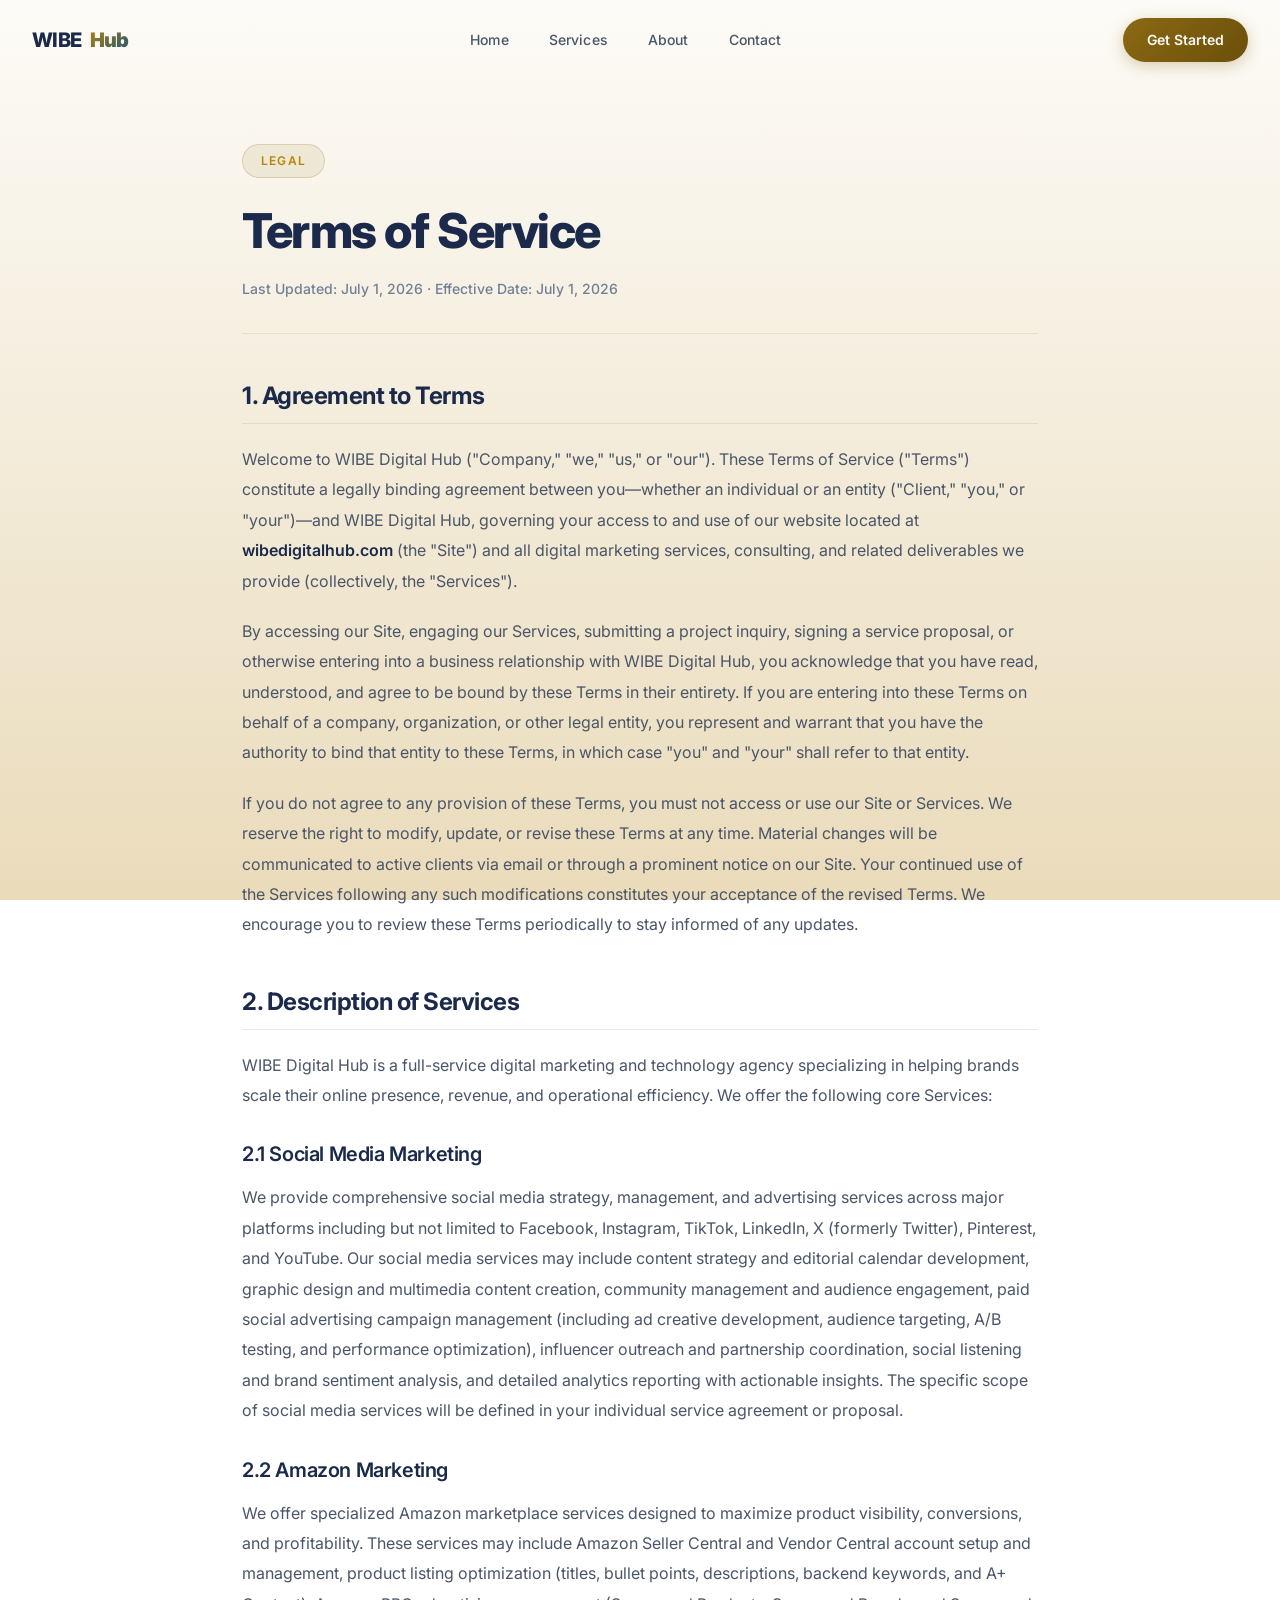
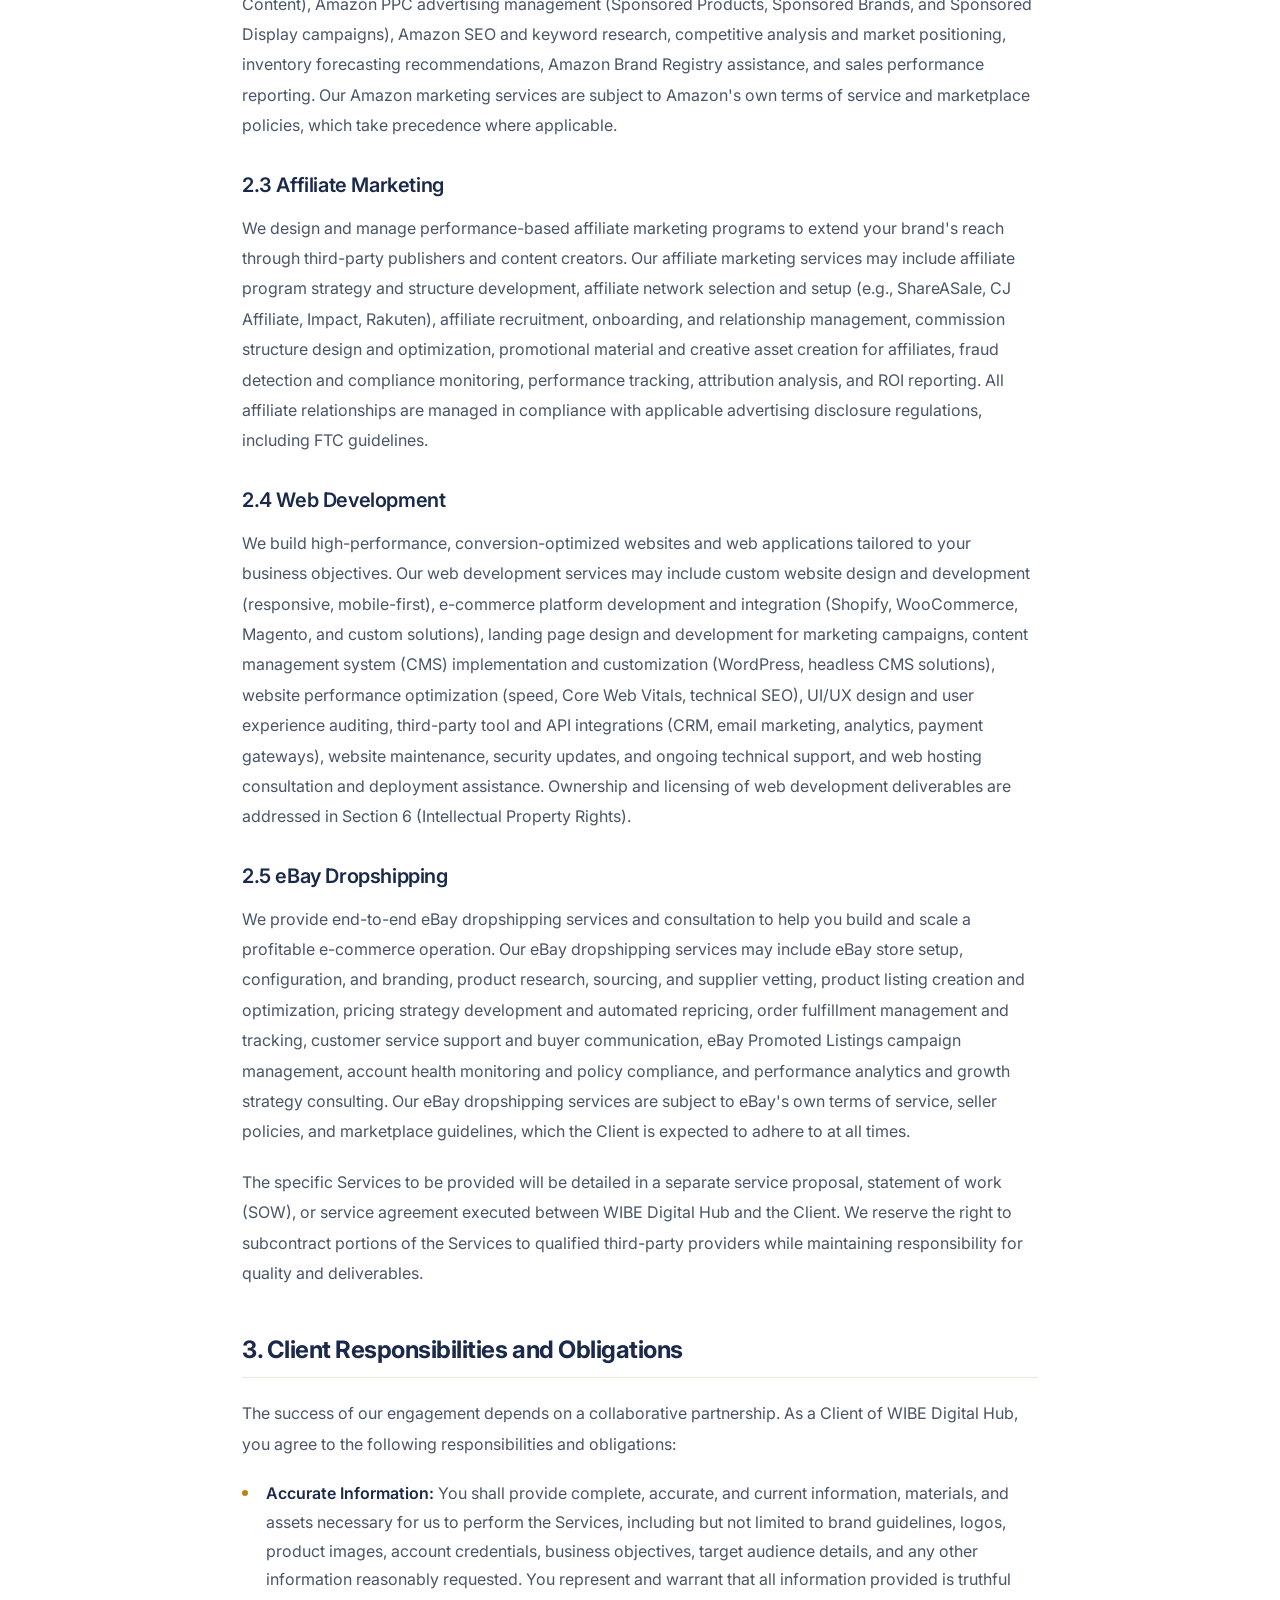
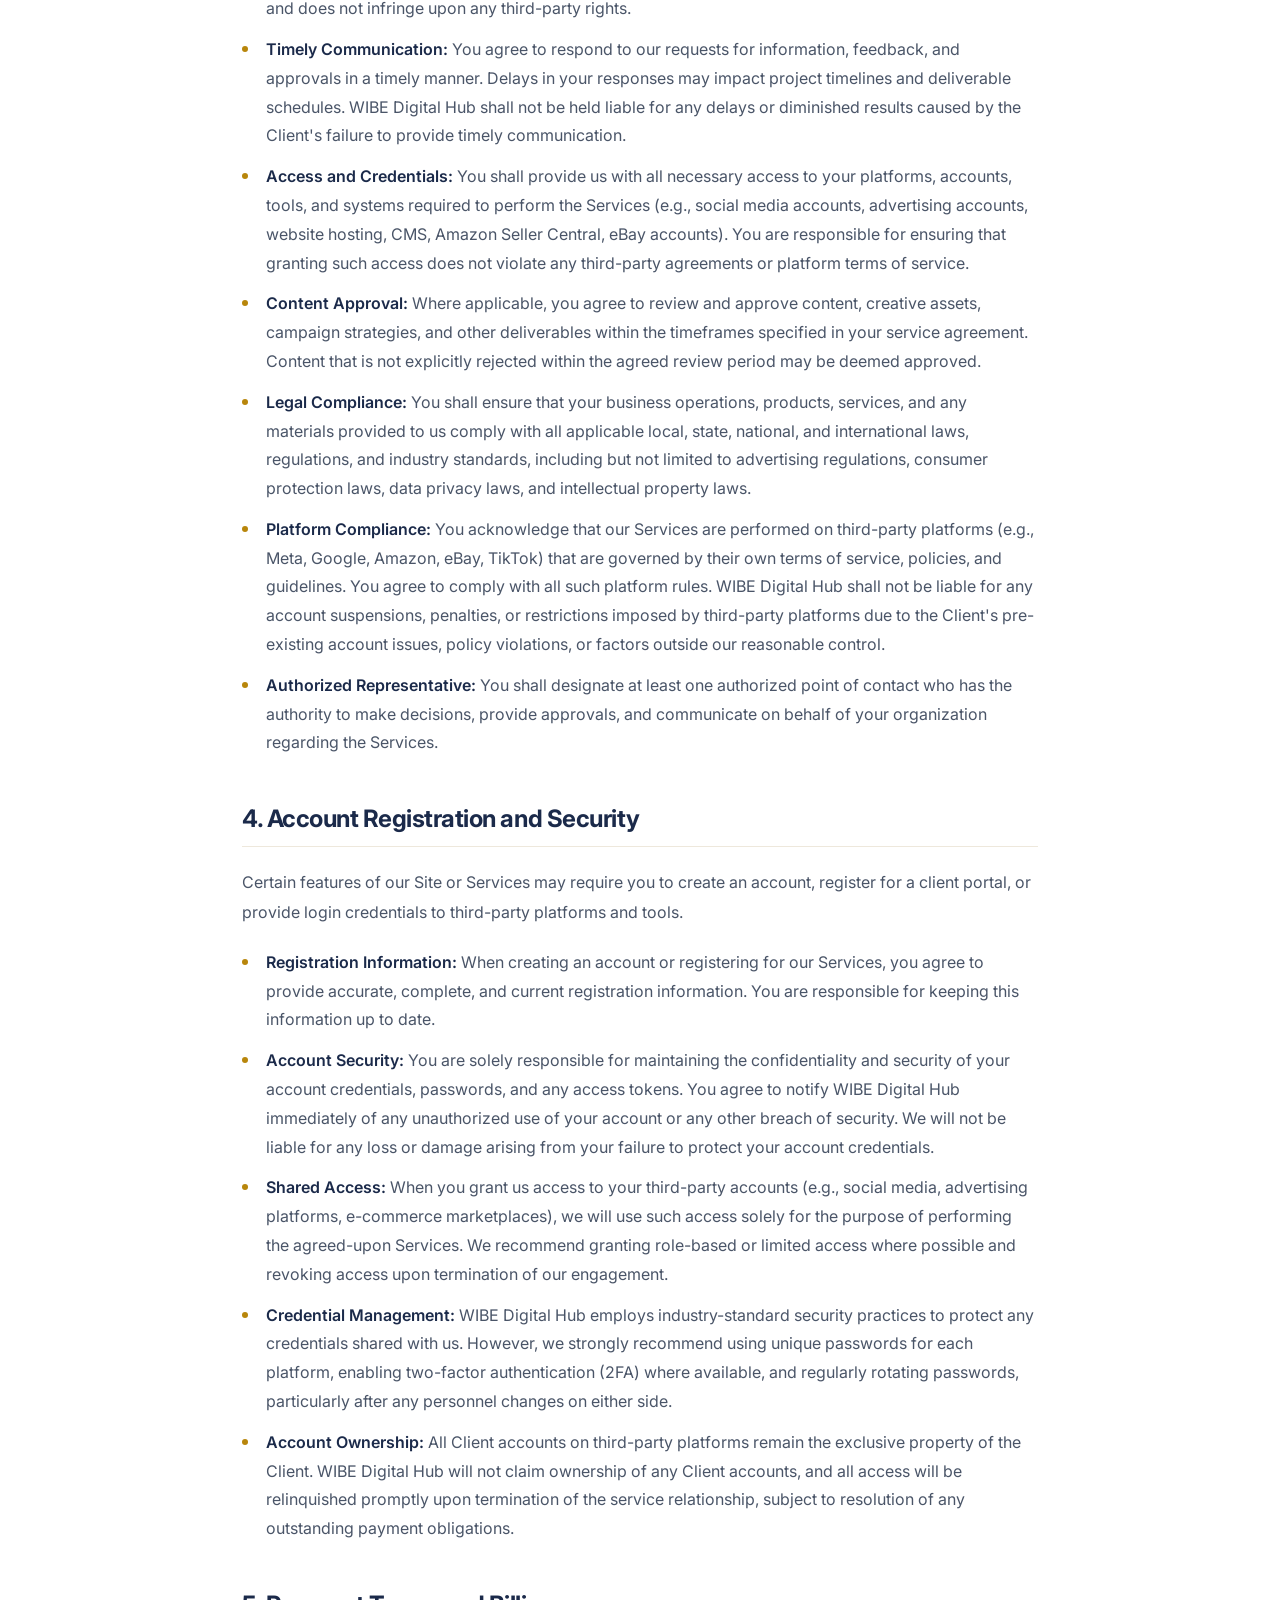
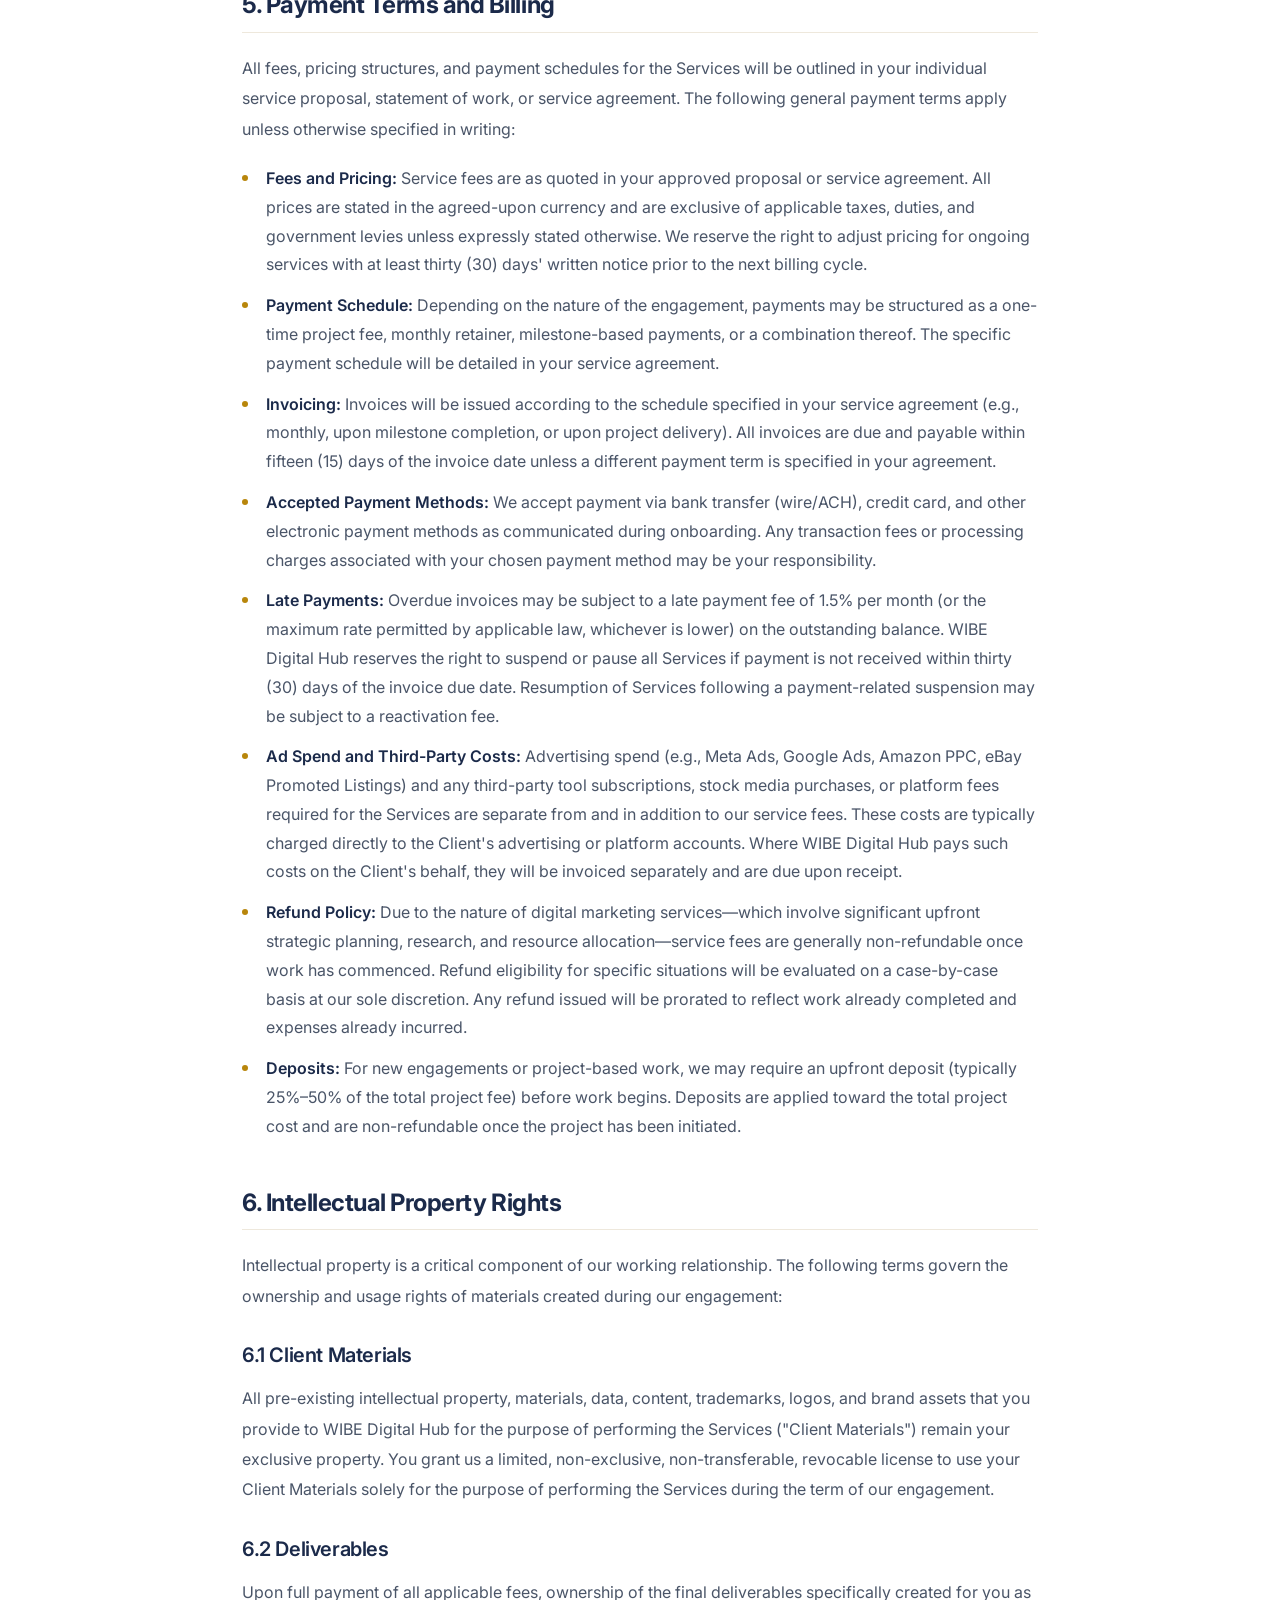
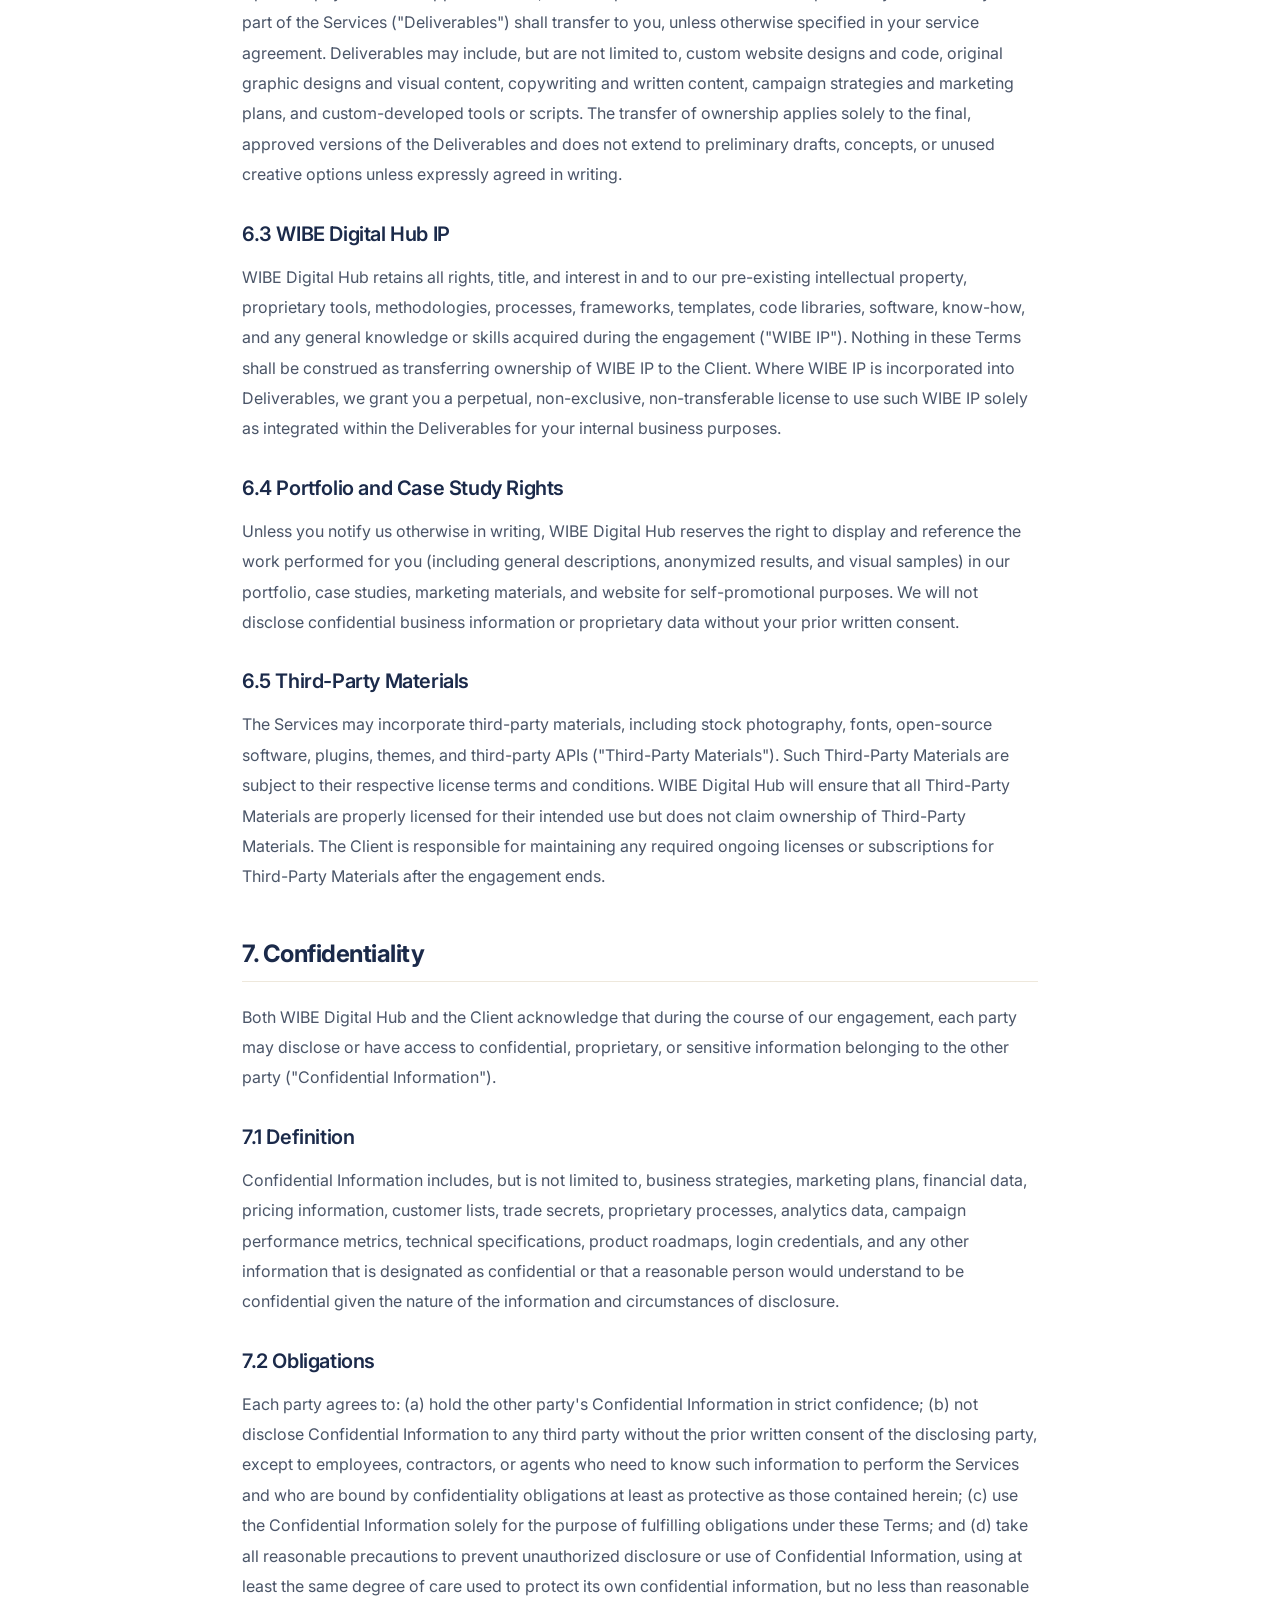
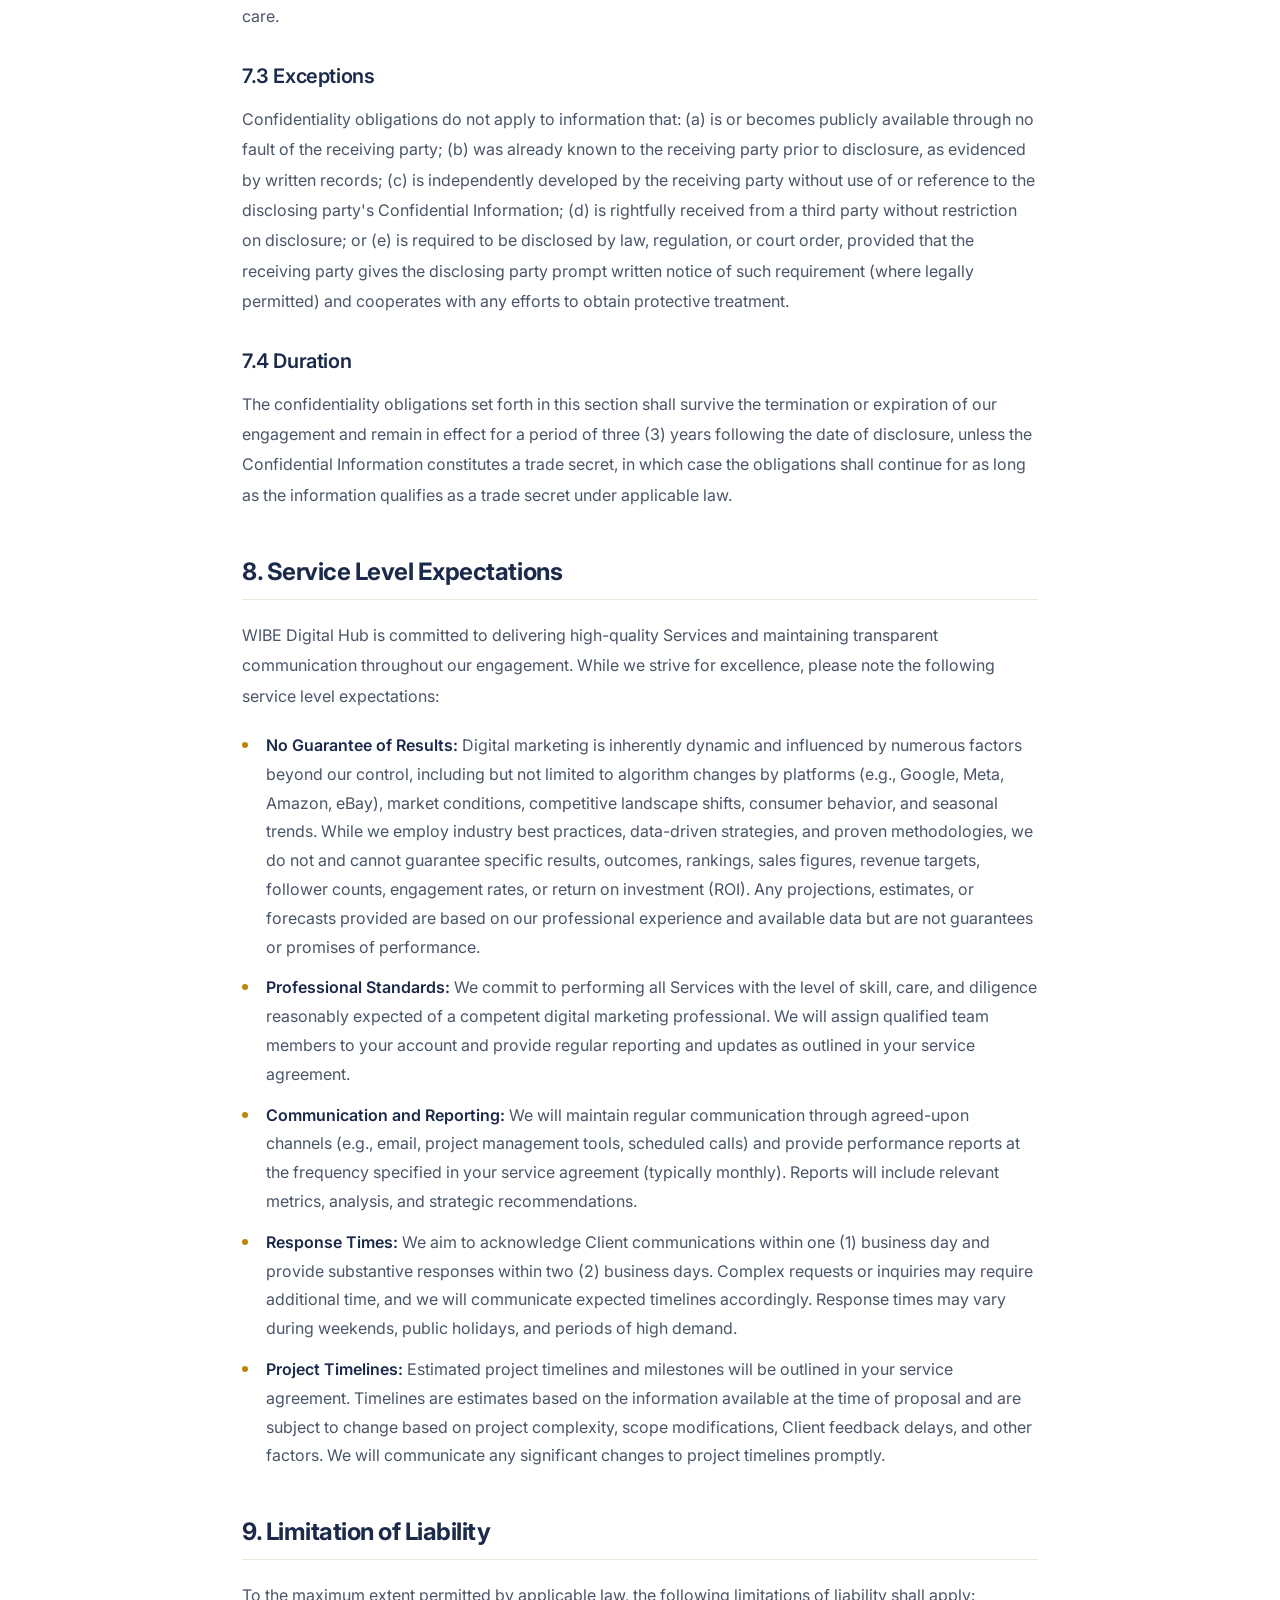
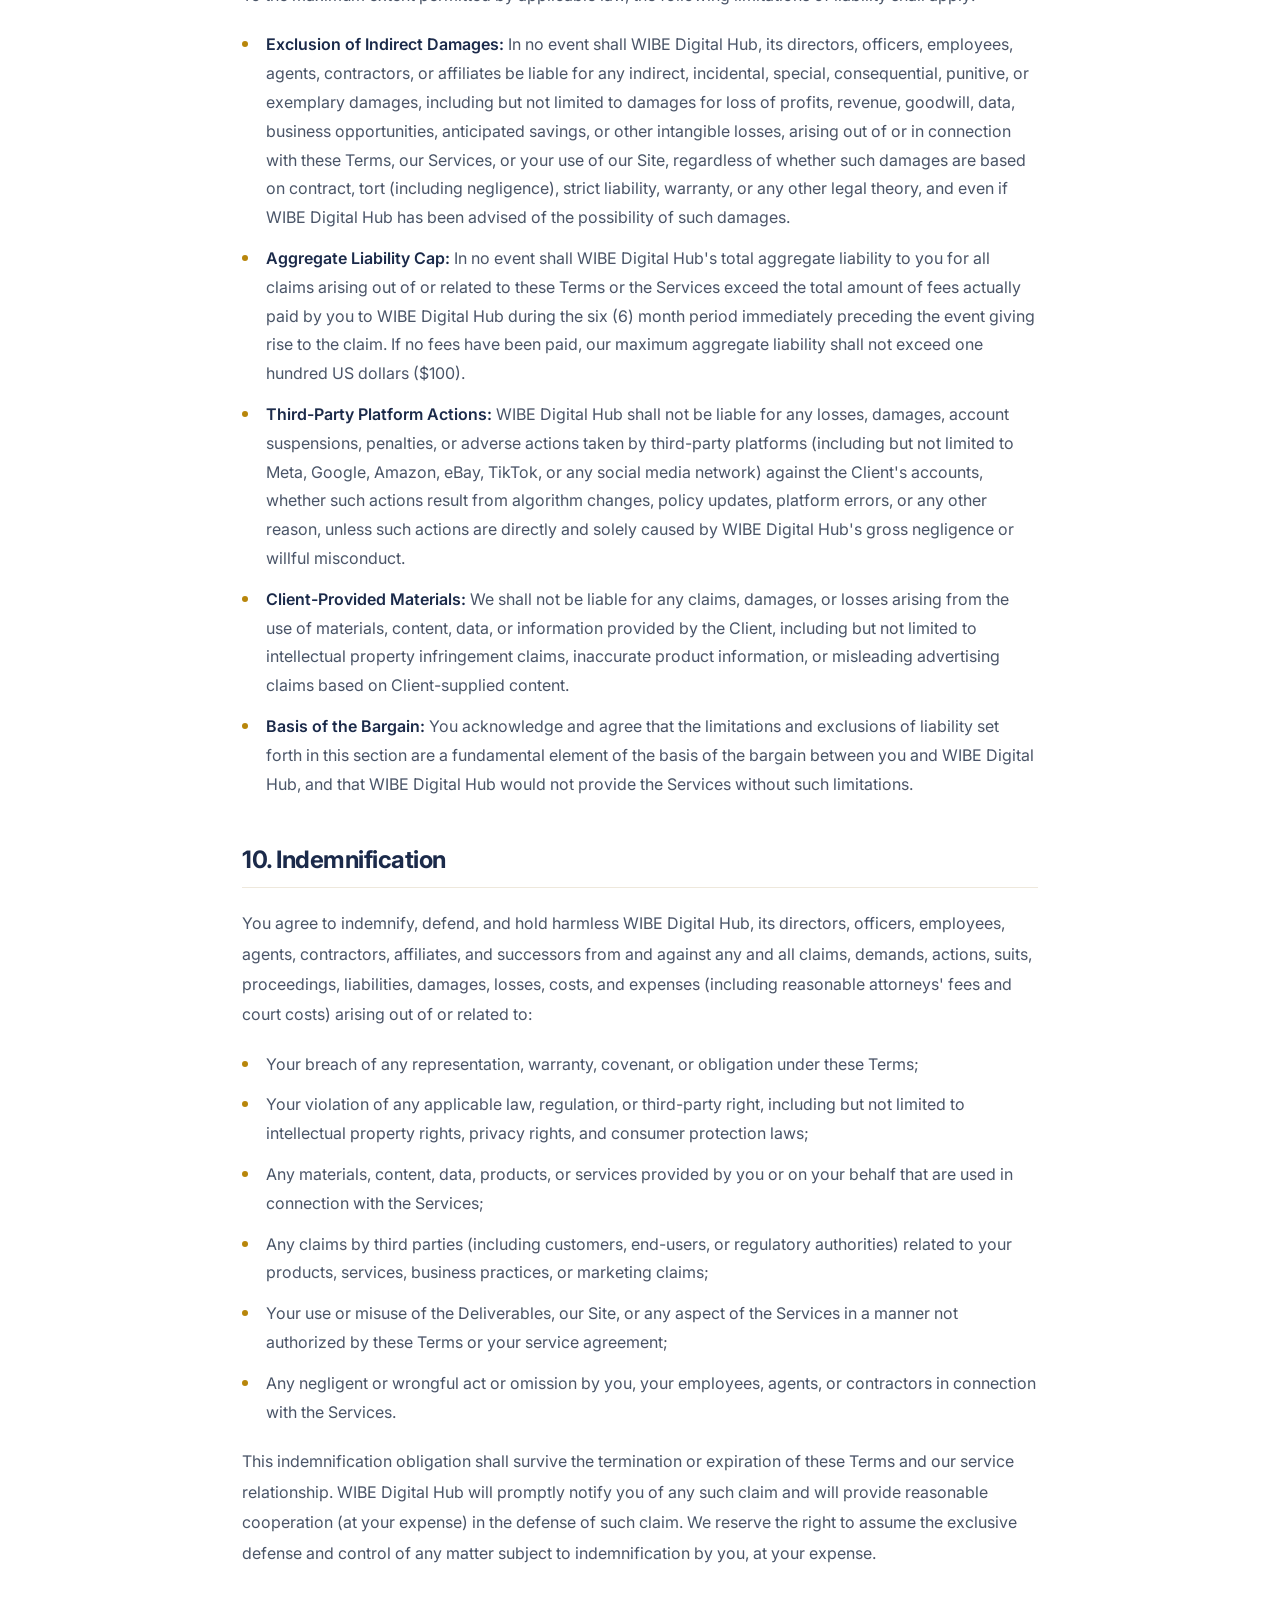
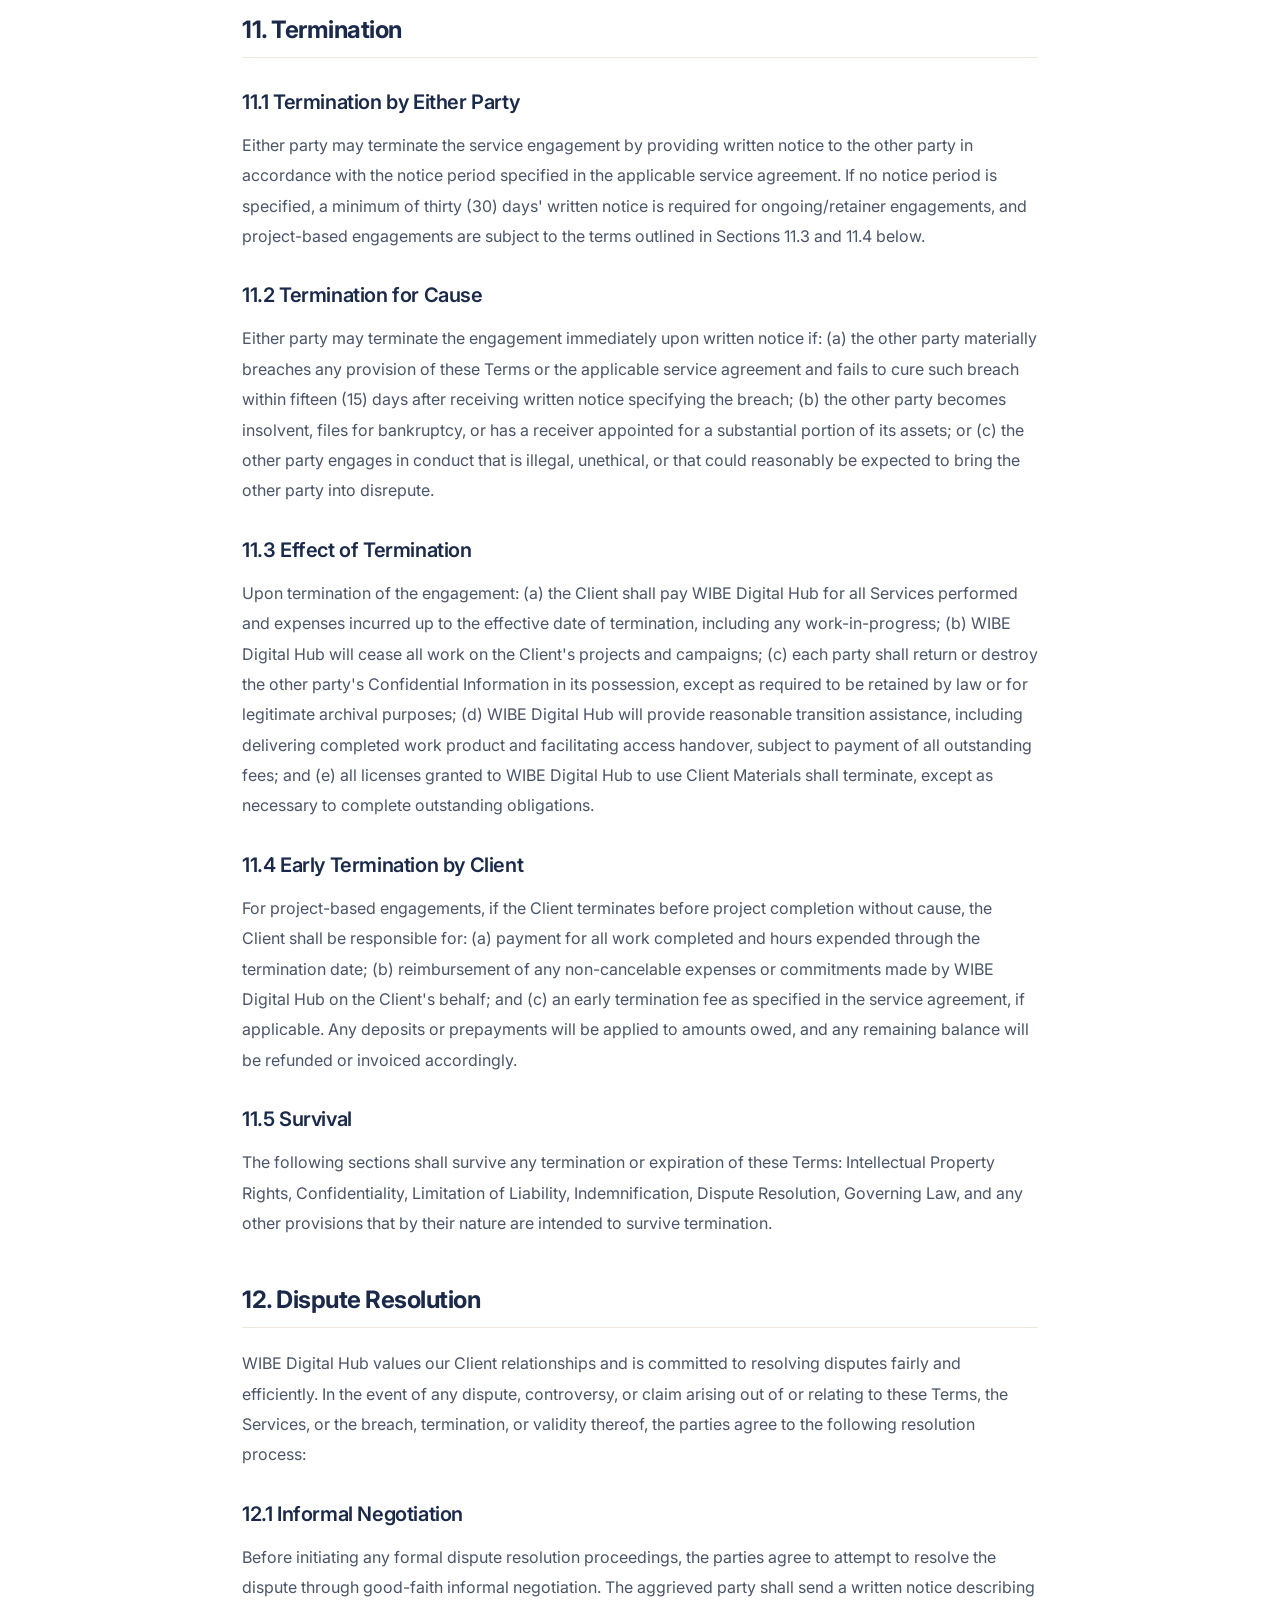
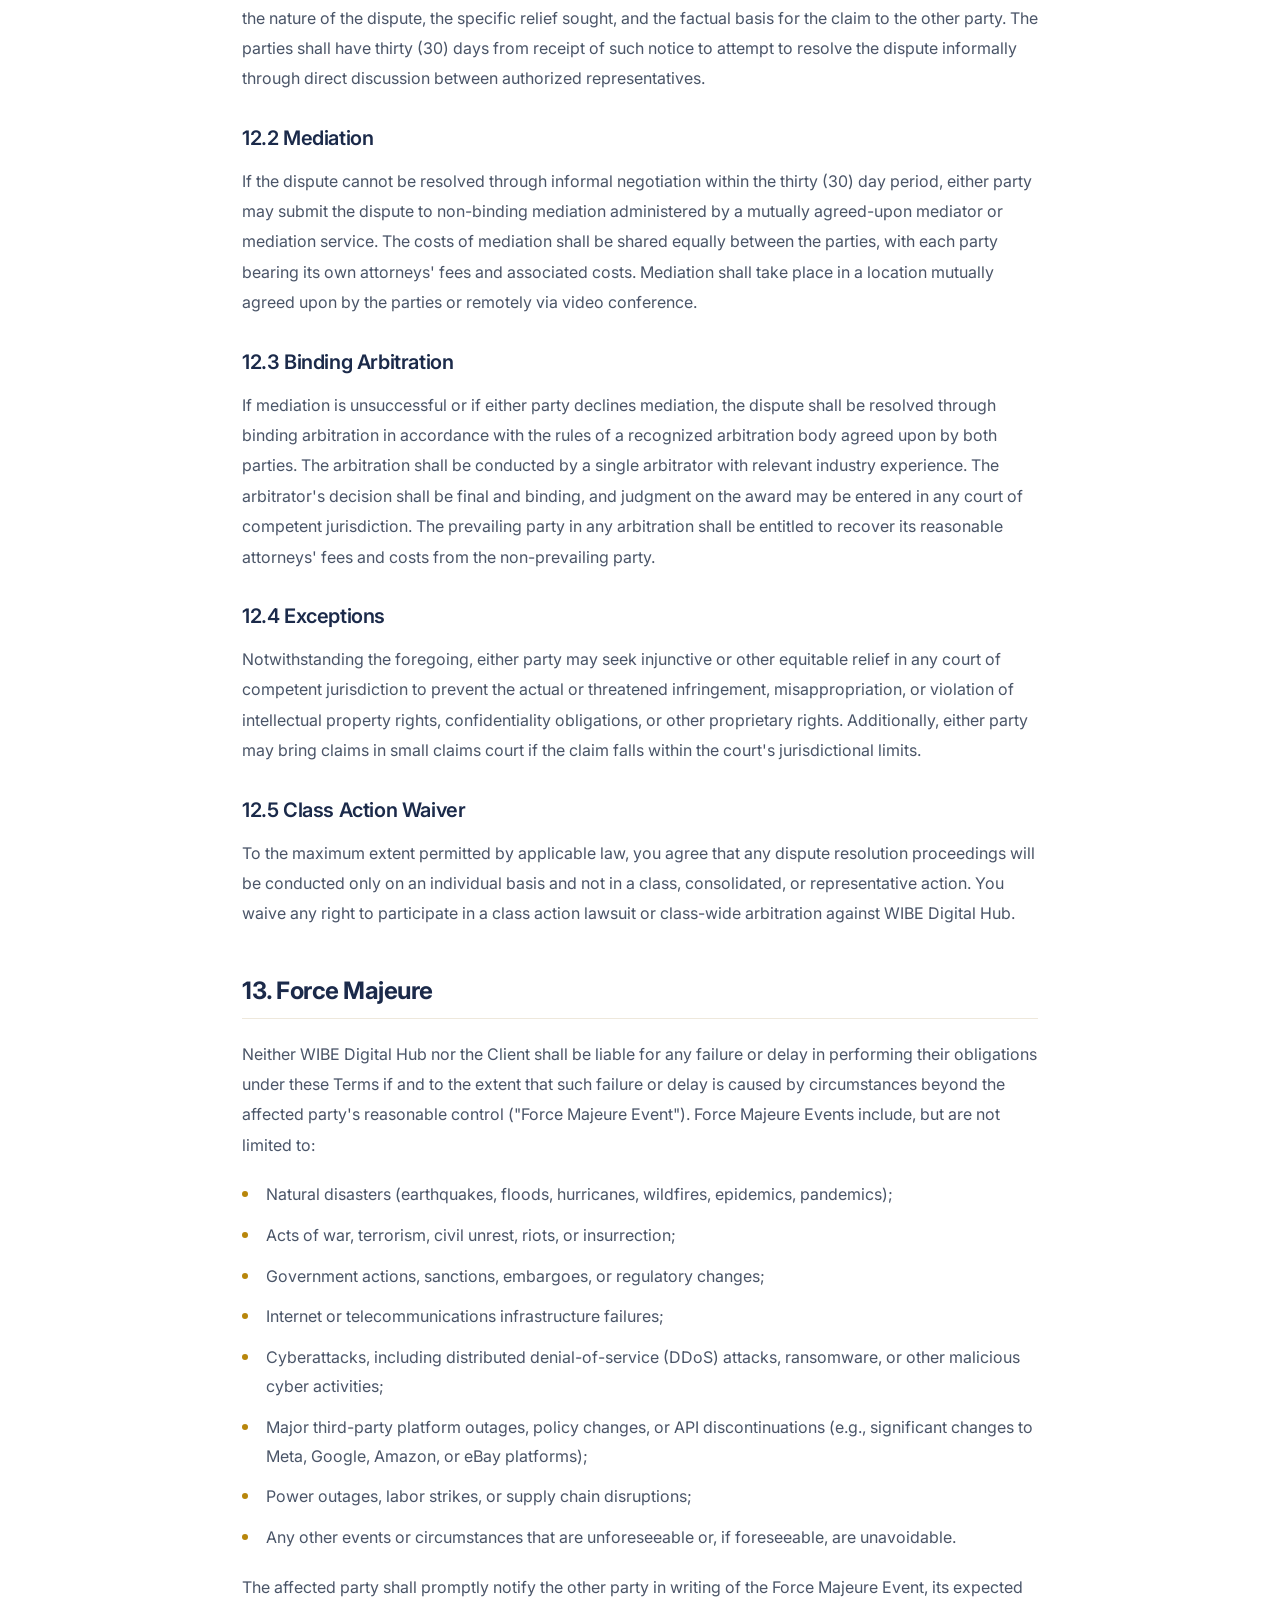
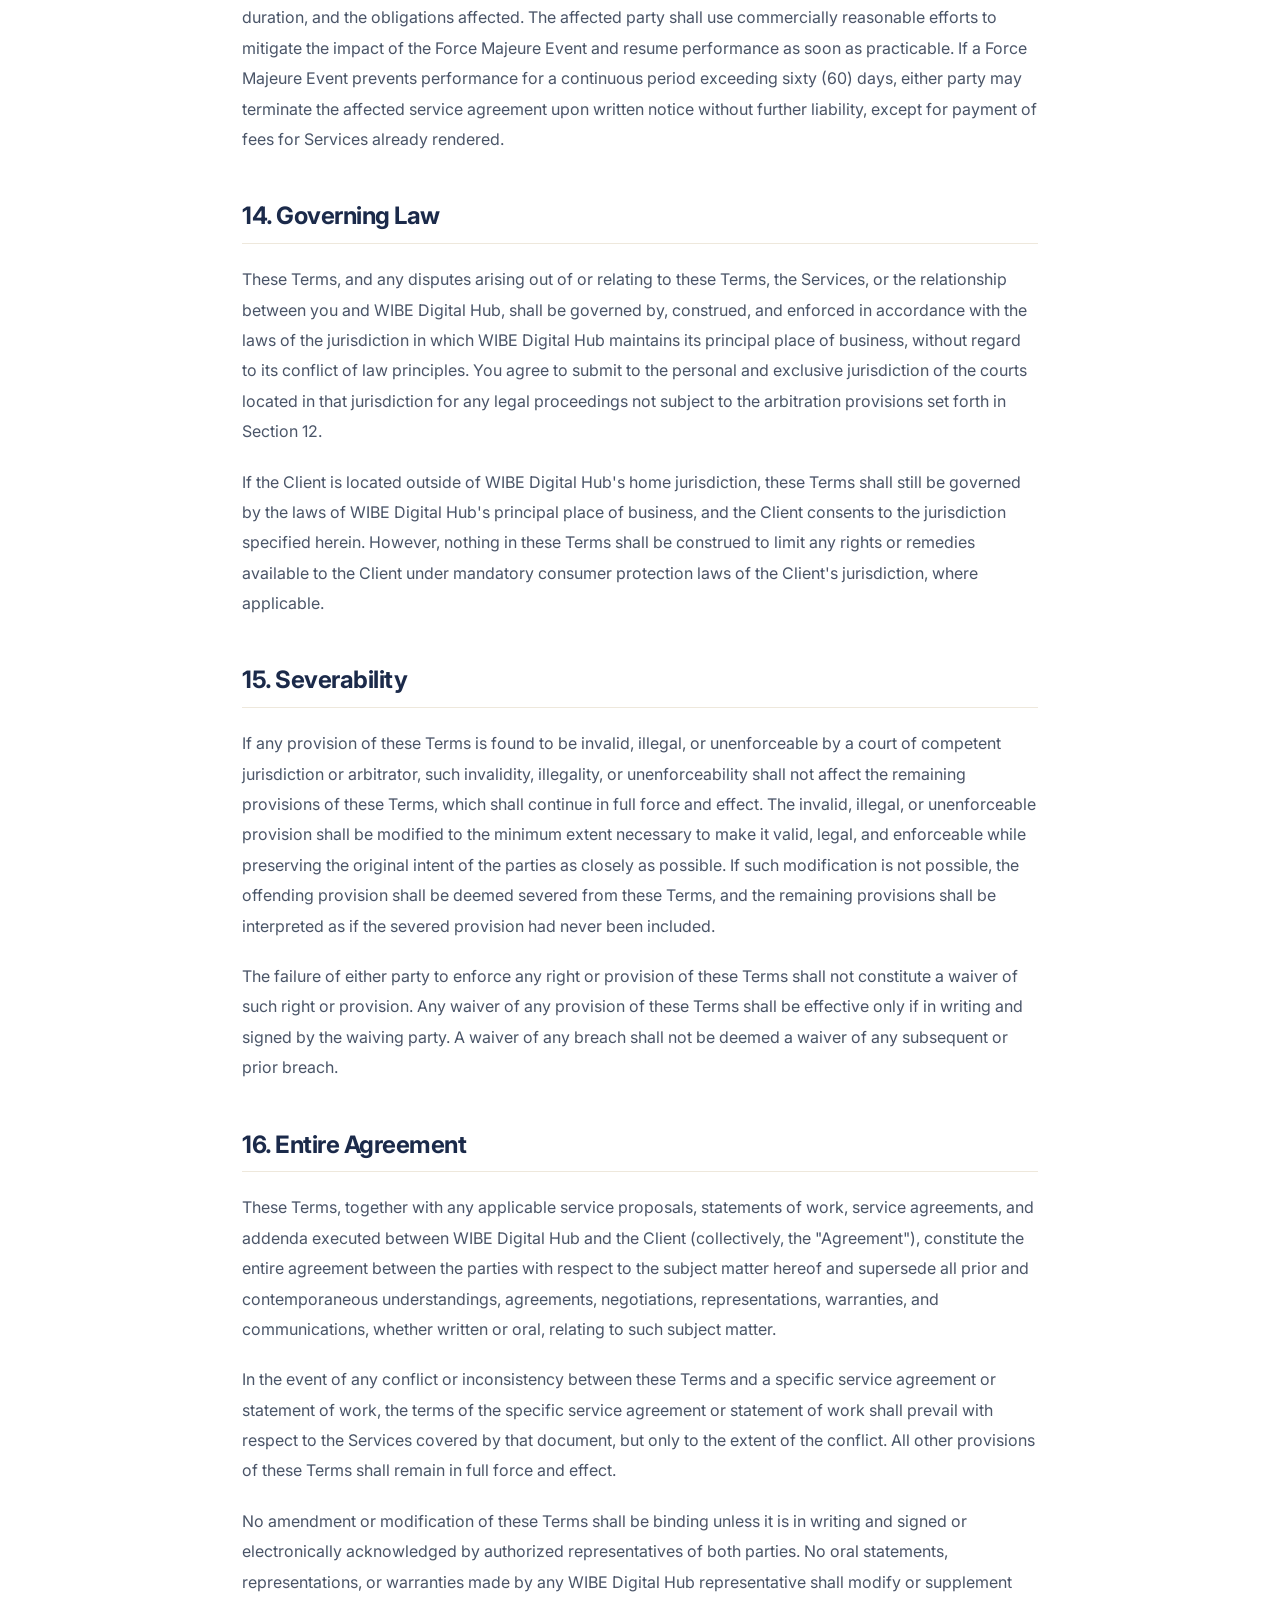
<file: terms-of-service.html>
<!DOCTYPE html>
<html lang="en">
<head>
    <meta charset="UTF-8">
    <meta name="viewport" content="width=device-width, initial-scale=1.0">
    <title>Terms of Service | WIBE Digital Hub</title>
    <meta name="description" content="Terms of Service for WIBE Digital Hub - Read our service agreement, usage terms, and client responsibilities.">
    <link rel="preconnect" href="https://fonts.googleapis.com">
    <link rel="preconnect" href="https://fonts.gstatic.com" crossorigin>
    <link href="https://fonts.googleapis.com/css2?family=Inter:wght@300;400;500;600;700;800;900&display=swap" rel="stylesheet">
    <link rel="stylesheet" href="css/styles.css">
</head>
<body>

    <!-- NAVIGATION -->
    <nav class="navbar scrolled">
        <div class="nav-container">
            <a href="index.html" class="nav-logo">WIBE<span>Hub</span></a>
            <ul class="nav-links">
                <li><a href="index.html#hero">Home</a></li>
                <li><a href="index.html#services">Services</a></li>
                <li><a href="index.html#about">About</a></li>
                <li><a href="index.html#contact">Contact</a></li>
            </ul>
            <a href="index.html#contact" class="nav-cta">Get Started</a>
            <div class="mobile-toggle">
                <span></span>
                <span></span>
                <span></span>
            </div>
        </div>
        <div class="mobile-menu">
            <ul>
                <li><a href="index.html#hero">Home</a></li>
                <li><a href="index.html#services">Services</a></li>
                <li><a href="index.html#about">About</a></li>
                <li><a href="index.html#contact">Contact</a></li>
            </ul>
            <a href="index.html#contact" class="mobile-menu-cta">Get Started</a>
        </div>
    </nav>

    <!-- LEGAL PAGE CONTENT -->
    <main class="legal-page">
      <div class="container">
        <div class="legal-header">
            <span class="section-badge">Legal</span>
            <h1>Terms of Service</h1>
            <p class="legal-meta">Last Updated: July 1, 2026 · Effective Date: July 1, 2026</p>
        </div>
        <div class="legal-content">

            <!-- 1. Agreement to Terms -->
            <h2>1. Agreement to Terms</h2>
            <p>Welcome to WIBE Digital Hub ("Company," "we," "us," or "our"). These Terms of Service ("Terms") constitute a legally binding agreement between you—whether an individual or an entity ("Client," "you," or "your")—and WIBE Digital Hub, governing your access to and use of our website located at <strong>wibedigitalhub.com</strong> (the "Site") and all digital marketing services, consulting, and related deliverables we provide (collectively, the "Services").</p>
            <p>By accessing our Site, engaging our Services, submitting a project inquiry, signing a service proposal, or otherwise entering into a business relationship with WIBE Digital Hub, you acknowledge that you have read, understood, and agree to be bound by these Terms in their entirety. If you are entering into these Terms on behalf of a company, organization, or other legal entity, you represent and warrant that you have the authority to bind that entity to these Terms, in which case "you" and "your" shall refer to that entity.</p>
            <p>If you do not agree to any provision of these Terms, you must not access or use our Site or Services. We reserve the right to modify, update, or revise these Terms at any time. Material changes will be communicated to active clients via email or through a prominent notice on our Site. Your continued use of the Services following any such modifications constitutes your acceptance of the revised Terms. We encourage you to review these Terms periodically to stay informed of any updates.</p>

            <!-- 2. Description of Services -->
            <h2>2. Description of Services</h2>
            <p>WIBE Digital Hub is a full-service digital marketing and technology agency specializing in helping brands scale their online presence, revenue, and operational efficiency. We offer the following core Services:</p>

            <h3>2.1 Social Media Marketing</h3>
            <p>We provide comprehensive social media strategy, management, and advertising services across major platforms including but not limited to Facebook, Instagram, TikTok, LinkedIn, X (formerly Twitter), Pinterest, and YouTube. Our social media services may include content strategy and editorial calendar development, graphic design and multimedia content creation, community management and audience engagement, paid social advertising campaign management (including ad creative development, audience targeting, A/B testing, and performance optimization), influencer outreach and partnership coordination, social listening and brand sentiment analysis, and detailed analytics reporting with actionable insights. The specific scope of social media services will be defined in your individual service agreement or proposal.</p>

            <h3>2.2 Amazon Marketing</h3>
            <p>We offer specialized Amazon marketplace services designed to maximize product visibility, conversions, and profitability. These services may include Amazon Seller Central and Vendor Central account setup and management, product listing optimization (titles, bullet points, descriptions, backend keywords, and A+ Content), Amazon PPC advertising management (Sponsored Products, Sponsored Brands, and Sponsored Display campaigns), Amazon SEO and keyword research, competitive analysis and market positioning, inventory forecasting recommendations, Amazon Brand Registry assistance, and sales performance reporting. Our Amazon marketing services are subject to Amazon's own terms of service and marketplace policies, which take precedence where applicable.</p>

            <h3>2.3 Affiliate Marketing</h3>
            <p>We design and manage performance-based affiliate marketing programs to extend your brand's reach through third-party publishers and content creators. Our affiliate marketing services may include affiliate program strategy and structure development, affiliate network selection and setup (e.g., ShareASale, CJ Affiliate, Impact, Rakuten), affiliate recruitment, onboarding, and relationship management, commission structure design and optimization, promotional material and creative asset creation for affiliates, fraud detection and compliance monitoring, performance tracking, attribution analysis, and ROI reporting. All affiliate relationships are managed in compliance with applicable advertising disclosure regulations, including FTC guidelines.</p>

            <h3>2.4 Web Development</h3>
            <p>We build high-performance, conversion-optimized websites and web applications tailored to your business objectives. Our web development services may include custom website design and development (responsive, mobile-first), e-commerce platform development and integration (Shopify, WooCommerce, Magento, and custom solutions), landing page design and development for marketing campaigns, content management system (CMS) implementation and customization (WordPress, headless CMS solutions), website performance optimization (speed, Core Web Vitals, technical SEO), UI/UX design and user experience auditing, third-party tool and API integrations (CRM, email marketing, analytics, payment gateways), website maintenance, security updates, and ongoing technical support, and web hosting consultation and deployment assistance. Ownership and licensing of web development deliverables are addressed in Section 6 (Intellectual Property Rights).</p>

            <h3>2.5 eBay Dropshipping</h3>
            <p>We provide end-to-end eBay dropshipping services and consultation to help you build and scale a profitable e-commerce operation. Our eBay dropshipping services may include eBay store setup, configuration, and branding, product research, sourcing, and supplier vetting, product listing creation and optimization, pricing strategy development and automated repricing, order fulfillment management and tracking, customer service support and buyer communication, eBay Promoted Listings campaign management, account health monitoring and policy compliance, and performance analytics and growth strategy consulting. Our eBay dropshipping services are subject to eBay's own terms of service, seller policies, and marketplace guidelines, which the Client is expected to adhere to at all times.</p>

            <p>The specific Services to be provided will be detailed in a separate service proposal, statement of work (SOW), or service agreement executed between WIBE Digital Hub and the Client. We reserve the right to subcontract portions of the Services to qualified third-party providers while maintaining responsibility for quality and deliverables.</p>

            <!-- 3. Client Responsibilities and Obligations -->
            <h2>3. Client Responsibilities and Obligations</h2>
            <p>The success of our engagement depends on a collaborative partnership. As a Client of WIBE Digital Hub, you agree to the following responsibilities and obligations:</p>
            <ul>
                <li><strong>Accurate Information:</strong> You shall provide complete, accurate, and current information, materials, and assets necessary for us to perform the Services, including but not limited to brand guidelines, logos, product images, account credentials, business objectives, target audience details, and any other information reasonably requested. You represent and warrant that all information provided is truthful and does not infringe upon any third-party rights.</li>
                <li><strong>Timely Communication:</strong> You agree to respond to our requests for information, feedback, and approvals in a timely manner. Delays in your responses may impact project timelines and deliverable schedules. WIBE Digital Hub shall not be held liable for any delays or diminished results caused by the Client's failure to provide timely communication.</li>
                <li><strong>Access and Credentials:</strong> You shall provide us with all necessary access to your platforms, accounts, tools, and systems required to perform the Services (e.g., social media accounts, advertising accounts, website hosting, CMS, Amazon Seller Central, eBay accounts). You are responsible for ensuring that granting such access does not violate any third-party agreements or platform terms of service.</li>
                <li><strong>Content Approval:</strong> Where applicable, you agree to review and approve content, creative assets, campaign strategies, and other deliverables within the timeframes specified in your service agreement. Content that is not explicitly rejected within the agreed review period may be deemed approved.</li>
                <li><strong>Legal Compliance:</strong> You shall ensure that your business operations, products, services, and any materials provided to us comply with all applicable local, state, national, and international laws, regulations, and industry standards, including but not limited to advertising regulations, consumer protection laws, data privacy laws, and intellectual property laws.</li>
                <li><strong>Platform Compliance:</strong> You acknowledge that our Services are performed on third-party platforms (e.g., Meta, Google, Amazon, eBay, TikTok) that are governed by their own terms of service, policies, and guidelines. You agree to comply with all such platform rules. WIBE Digital Hub shall not be liable for any account suspensions, penalties, or restrictions imposed by third-party platforms due to the Client's pre-existing account issues, policy violations, or factors outside our reasonable control.</li>
                <li><strong>Authorized Representative:</strong> You shall designate at least one authorized point of contact who has the authority to make decisions, provide approvals, and communicate on behalf of your organization regarding the Services.</li>
            </ul>

            <!-- 4. Account Registration and Security -->
            <h2>4. Account Registration and Security</h2>
            <p>Certain features of our Site or Services may require you to create an account, register for a client portal, or provide login credentials to third-party platforms and tools.</p>
            <ul>
                <li><strong>Registration Information:</strong> When creating an account or registering for our Services, you agree to provide accurate, complete, and current registration information. You are responsible for keeping this information up to date.</li>
                <li><strong>Account Security:</strong> You are solely responsible for maintaining the confidentiality and security of your account credentials, passwords, and any access tokens. You agree to notify WIBE Digital Hub immediately of any unauthorized use of your account or any other breach of security. We will not be liable for any loss or damage arising from your failure to protect your account credentials.</li>
                <li><strong>Shared Access:</strong> When you grant us access to your third-party accounts (e.g., social media, advertising platforms, e-commerce marketplaces), we will use such access solely for the purpose of performing the agreed-upon Services. We recommend granting role-based or limited access where possible and revoking access upon termination of our engagement.</li>
                <li><strong>Credential Management:</strong> WIBE Digital Hub employs industry-standard security practices to protect any credentials shared with us. However, we strongly recommend using unique passwords for each platform, enabling two-factor authentication (2FA) where available, and regularly rotating passwords, particularly after any personnel changes on either side.</li>
                <li><strong>Account Ownership:</strong> All Client accounts on third-party platforms remain the exclusive property of the Client. WIBE Digital Hub will not claim ownership of any Client accounts, and all access will be relinquished promptly upon termination of the service relationship, subject to resolution of any outstanding payment obligations.</li>
            </ul>

            <!-- 5. Payment Terms and Billing -->
            <h2>5. Payment Terms and Billing</h2>
            <p>All fees, pricing structures, and payment schedules for the Services will be outlined in your individual service proposal, statement of work, or service agreement. The following general payment terms apply unless otherwise specified in writing:</p>
            <ul>
                <li><strong>Fees and Pricing:</strong> Service fees are as quoted in your approved proposal or service agreement. All prices are stated in the agreed-upon currency and are exclusive of applicable taxes, duties, and government levies unless expressly stated otherwise. We reserve the right to adjust pricing for ongoing services with at least thirty (30) days' written notice prior to the next billing cycle.</li>
                <li><strong>Payment Schedule:</strong> Depending on the nature of the engagement, payments may be structured as a one-time project fee, monthly retainer, milestone-based payments, or a combination thereof. The specific payment schedule will be detailed in your service agreement.</li>
                <li><strong>Invoicing:</strong> Invoices will be issued according to the schedule specified in your service agreement (e.g., monthly, upon milestone completion, or upon project delivery). All invoices are due and payable within fifteen (15) days of the invoice date unless a different payment term is specified in your agreement.</li>
                <li><strong>Accepted Payment Methods:</strong> We accept payment via bank transfer (wire/ACH), credit card, and other electronic payment methods as communicated during onboarding. Any transaction fees or processing charges associated with your chosen payment method may be your responsibility.</li>
                <li><strong>Late Payments:</strong> Overdue invoices may be subject to a late payment fee of 1.5% per month (or the maximum rate permitted by applicable law, whichever is lower) on the outstanding balance. WIBE Digital Hub reserves the right to suspend or pause all Services if payment is not received within thirty (30) days of the invoice due date. Resumption of Services following a payment-related suspension may be subject to a reactivation fee.</li>
                <li><strong>Ad Spend and Third-Party Costs:</strong> Advertising spend (e.g., Meta Ads, Google Ads, Amazon PPC, eBay Promoted Listings) and any third-party tool subscriptions, stock media purchases, or platform fees required for the Services are separate from and in addition to our service fees. These costs are typically charged directly to the Client's advertising or platform accounts. Where WIBE Digital Hub pays such costs on the Client's behalf, they will be invoiced separately and are due upon receipt.</li>
                <li><strong>Refund Policy:</strong> Due to the nature of digital marketing services—which involve significant upfront strategic planning, research, and resource allocation—service fees are generally non-refundable once work has commenced. Refund eligibility for specific situations will be evaluated on a case-by-case basis at our sole discretion. Any refund issued will be prorated to reflect work already completed and expenses already incurred.</li>
                <li><strong>Deposits:</strong> For new engagements or project-based work, we may require an upfront deposit (typically 25%–50% of the total project fee) before work begins. Deposits are applied toward the total project cost and are non-refundable once the project has been initiated.</li>
            </ul>

            <!-- 6. Intellectual Property Rights -->
            <h2>6. Intellectual Property Rights</h2>
            <p>Intellectual property is a critical component of our working relationship. The following terms govern the ownership and usage rights of materials created during our engagement:</p>

            <h3>6.1 Client Materials</h3>
            <p>All pre-existing intellectual property, materials, data, content, trademarks, logos, and brand assets that you provide to WIBE Digital Hub for the purpose of performing the Services ("Client Materials") remain your exclusive property. You grant us a limited, non-exclusive, non-transferable, revocable license to use your Client Materials solely for the purpose of performing the Services during the term of our engagement.</p>

            <h3>6.2 Deliverables</h3>
            <p>Upon full payment of all applicable fees, ownership of the final deliverables specifically created for you as part of the Services ("Deliverables") shall transfer to you, unless otherwise specified in your service agreement. Deliverables may include, but are not limited to, custom website designs and code, original graphic designs and visual content, copywriting and written content, campaign strategies and marketing plans, and custom-developed tools or scripts. The transfer of ownership applies solely to the final, approved versions of the Deliverables and does not extend to preliminary drafts, concepts, or unused creative options unless expressly agreed in writing.</p>

            <h3>6.3 WIBE Digital Hub IP</h3>
            <p>WIBE Digital Hub retains all rights, title, and interest in and to our pre-existing intellectual property, proprietary tools, methodologies, processes, frameworks, templates, code libraries, software, know-how, and any general knowledge or skills acquired during the engagement ("WIBE IP"). Nothing in these Terms shall be construed as transferring ownership of WIBE IP to the Client. Where WIBE IP is incorporated into Deliverables, we grant you a perpetual, non-exclusive, non-transferable license to use such WIBE IP solely as integrated within the Deliverables for your internal business purposes.</p>

            <h3>6.4 Portfolio and Case Study Rights</h3>
            <p>Unless you notify us otherwise in writing, WIBE Digital Hub reserves the right to display and reference the work performed for you (including general descriptions, anonymized results, and visual samples) in our portfolio, case studies, marketing materials, and website for self-promotional purposes. We will not disclose confidential business information or proprietary data without your prior written consent.</p>

            <h3>6.5 Third-Party Materials</h3>
            <p>The Services may incorporate third-party materials, including stock photography, fonts, open-source software, plugins, themes, and third-party APIs ("Third-Party Materials"). Such Third-Party Materials are subject to their respective license terms and conditions. WIBE Digital Hub will ensure that all Third-Party Materials are properly licensed for their intended use but does not claim ownership of Third-Party Materials. The Client is responsible for maintaining any required ongoing licenses or subscriptions for Third-Party Materials after the engagement ends.</p>

            <!-- 7. Confidentiality -->
            <h2>7. Confidentiality</h2>
            <p>Both WIBE Digital Hub and the Client acknowledge that during the course of our engagement, each party may disclose or have access to confidential, proprietary, or sensitive information belonging to the other party ("Confidential Information").</p>

            <h3>7.1 Definition</h3>
            <p>Confidential Information includes, but is not limited to, business strategies, marketing plans, financial data, pricing information, customer lists, trade secrets, proprietary processes, analytics data, campaign performance metrics, technical specifications, product roadmaps, login credentials, and any other information that is designated as confidential or that a reasonable person would understand to be confidential given the nature of the information and circumstances of disclosure.</p>

            <h3>7.2 Obligations</h3>
            <p>Each party agrees to: (a) hold the other party's Confidential Information in strict confidence; (b) not disclose Confidential Information to any third party without the prior written consent of the disclosing party, except to employees, contractors, or agents who need to know such information to perform the Services and who are bound by confidentiality obligations at least as protective as those contained herein; (c) use the Confidential Information solely for the purpose of fulfilling obligations under these Terms; and (d) take all reasonable precautions to prevent unauthorized disclosure or use of Confidential Information, using at least the same degree of care used to protect its own confidential information, but no less than reasonable care.</p>

            <h3>7.3 Exceptions</h3>
            <p>Confidentiality obligations do not apply to information that: (a) is or becomes publicly available through no fault of the receiving party; (b) was already known to the receiving party prior to disclosure, as evidenced by written records; (c) is independently developed by the receiving party without use of or reference to the disclosing party's Confidential Information; (d) is rightfully received from a third party without restriction on disclosure; or (e) is required to be disclosed by law, regulation, or court order, provided that the receiving party gives the disclosing party prompt written notice of such requirement (where legally permitted) and cooperates with any efforts to obtain protective treatment.</p>

            <h3>7.4 Duration</h3>
            <p>The confidentiality obligations set forth in this section shall survive the termination or expiration of our engagement and remain in effect for a period of three (3) years following the date of disclosure, unless the Confidential Information constitutes a trade secret, in which case the obligations shall continue for as long as the information qualifies as a trade secret under applicable law.</p>

            <!-- 8. Service Level Expectations -->
            <h2>8. Service Level Expectations</h2>
            <p>WIBE Digital Hub is committed to delivering high-quality Services and maintaining transparent communication throughout our engagement. While we strive for excellence, please note the following service level expectations:</p>
            <ul>
                <li><strong>No Guarantee of Results:</strong> Digital marketing is inherently dynamic and influenced by numerous factors beyond our control, including but not limited to algorithm changes by platforms (e.g., Google, Meta, Amazon, eBay), market conditions, competitive landscape shifts, consumer behavior, and seasonal trends. While we employ industry best practices, data-driven strategies, and proven methodologies, we do not and cannot guarantee specific results, outcomes, rankings, sales figures, revenue targets, follower counts, engagement rates, or return on investment (ROI). Any projections, estimates, or forecasts provided are based on our professional experience and available data but are not guarantees or promises of performance.</li>
                <li><strong>Professional Standards:</strong> We commit to performing all Services with the level of skill, care, and diligence reasonably expected of a competent digital marketing professional. We will assign qualified team members to your account and provide regular reporting and updates as outlined in your service agreement.</li>
                <li><strong>Communication and Reporting:</strong> We will maintain regular communication through agreed-upon channels (e.g., email, project management tools, scheduled calls) and provide performance reports at the frequency specified in your service agreement (typically monthly). Reports will include relevant metrics, analysis, and strategic recommendations.</li>
                <li><strong>Response Times:</strong> We aim to acknowledge Client communications within one (1) business day and provide substantive responses within two (2) business days. Complex requests or inquiries may require additional time, and we will communicate expected timelines accordingly. Response times may vary during weekends, public holidays, and periods of high demand.</li>
                <li><strong>Project Timelines:</strong> Estimated project timelines and milestones will be outlined in your service agreement. Timelines are estimates based on the information available at the time of proposal and are subject to change based on project complexity, scope modifications, Client feedback delays, and other factors. We will communicate any significant changes to project timelines promptly.</li>
            </ul>

            <!-- 9. Limitation of Liability -->
            <h2>9. Limitation of Liability</h2>
            <p>To the maximum extent permitted by applicable law, the following limitations of liability shall apply:</p>
            <ul>
                <li><strong>Exclusion of Indirect Damages:</strong> In no event shall WIBE Digital Hub, its directors, officers, employees, agents, contractors, or affiliates be liable for any indirect, incidental, special, consequential, punitive, or exemplary damages, including but not limited to damages for loss of profits, revenue, goodwill, data, business opportunities, anticipated savings, or other intangible losses, arising out of or in connection with these Terms, our Services, or your use of our Site, regardless of whether such damages are based on contract, tort (including negligence), strict liability, warranty, or any other legal theory, and even if WIBE Digital Hub has been advised of the possibility of such damages.</li>
                <li><strong>Aggregate Liability Cap:</strong> In no event shall WIBE Digital Hub's total aggregate liability to you for all claims arising out of or related to these Terms or the Services exceed the total amount of fees actually paid by you to WIBE Digital Hub during the six (6) month period immediately preceding the event giving rise to the claim. If no fees have been paid, our maximum aggregate liability shall not exceed one hundred US dollars ($100).</li>
                <li><strong>Third-Party Platform Actions:</strong> WIBE Digital Hub shall not be liable for any losses, damages, account suspensions, penalties, or adverse actions taken by third-party platforms (including but not limited to Meta, Google, Amazon, eBay, TikTok, or any social media network) against the Client's accounts, whether such actions result from algorithm changes, policy updates, platform errors, or any other reason, unless such actions are directly and solely caused by WIBE Digital Hub's gross negligence or willful misconduct.</li>
                <li><strong>Client-Provided Materials:</strong> We shall not be liable for any claims, damages, or losses arising from the use of materials, content, data, or information provided by the Client, including but not limited to intellectual property infringement claims, inaccurate product information, or misleading advertising claims based on Client-supplied content.</li>
                <li><strong>Basis of the Bargain:</strong> You acknowledge and agree that the limitations and exclusions of liability set forth in this section are a fundamental element of the basis of the bargain between you and WIBE Digital Hub, and that WIBE Digital Hub would not provide the Services without such limitations.</li>
            </ul>

            <!-- 10. Indemnification -->
            <h2>10. Indemnification</h2>
            <p>You agree to indemnify, defend, and hold harmless WIBE Digital Hub, its directors, officers, employees, agents, contractors, affiliates, and successors from and against any and all claims, demands, actions, suits, proceedings, liabilities, damages, losses, costs, and expenses (including reasonable attorneys' fees and court costs) arising out of or related to:</p>
            <ul>
                <li>Your breach of any representation, warranty, covenant, or obligation under these Terms;</li>
                <li>Your violation of any applicable law, regulation, or third-party right, including but not limited to intellectual property rights, privacy rights, and consumer protection laws;</li>
                <li>Any materials, content, data, products, or services provided by you or on your behalf that are used in connection with the Services;</li>
                <li>Any claims by third parties (including customers, end-users, or regulatory authorities) related to your products, services, business practices, or marketing claims;</li>
                <li>Your use or misuse of the Deliverables, our Site, or any aspect of the Services in a manner not authorized by these Terms or your service agreement;</li>
                <li>Any negligent or wrongful act or omission by you, your employees, agents, or contractors in connection with the Services.</li>
            </ul>
            <p>This indemnification obligation shall survive the termination or expiration of these Terms and our service relationship. WIBE Digital Hub will promptly notify you of any such claim and will provide reasonable cooperation (at your expense) in the defense of such claim. We reserve the right to assume the exclusive defense and control of any matter subject to indemnification by you, at your expense.</p>

            <!-- 11. Termination -->
            <h2>11. Termination</h2>

            <h3>11.1 Termination by Either Party</h3>
            <p>Either party may terminate the service engagement by providing written notice to the other party in accordance with the notice period specified in the applicable service agreement. If no notice period is specified, a minimum of thirty (30) days' written notice is required for ongoing/retainer engagements, and project-based engagements are subject to the terms outlined in Sections 11.3 and 11.4 below.</p>

            <h3>11.2 Termination for Cause</h3>
            <p>Either party may terminate the engagement immediately upon written notice if: (a) the other party materially breaches any provision of these Terms or the applicable service agreement and fails to cure such breach within fifteen (15) days after receiving written notice specifying the breach; (b) the other party becomes insolvent, files for bankruptcy, or has a receiver appointed for a substantial portion of its assets; or (c) the other party engages in conduct that is illegal, unethical, or that could reasonably be expected to bring the other party into disrepute.</p>

            <h3>11.3 Effect of Termination</h3>
            <p>Upon termination of the engagement: (a) the Client shall pay WIBE Digital Hub for all Services performed and expenses incurred up to the effective date of termination, including any work-in-progress; (b) WIBE Digital Hub will cease all work on the Client's projects and campaigns; (c) each party shall return or destroy the other party's Confidential Information in its possession, except as required to be retained by law or for legitimate archival purposes; (d) WIBE Digital Hub will provide reasonable transition assistance, including delivering completed work product and facilitating access handover, subject to payment of all outstanding fees; and (e) all licenses granted to WIBE Digital Hub to use Client Materials shall terminate, except as necessary to complete outstanding obligations.</p>

            <h3>11.4 Early Termination by Client</h3>
            <p>For project-based engagements, if the Client terminates before project completion without cause, the Client shall be responsible for: (a) payment for all work completed and hours expended through the termination date; (b) reimbursement of any non-cancelable expenses or commitments made by WIBE Digital Hub on the Client's behalf; and (c) an early termination fee as specified in the service agreement, if applicable. Any deposits or prepayments will be applied to amounts owed, and any remaining balance will be refunded or invoiced accordingly.</p>

            <h3>11.5 Survival</h3>
            <p>The following sections shall survive any termination or expiration of these Terms: Intellectual Property Rights, Confidentiality, Limitation of Liability, Indemnification, Dispute Resolution, Governing Law, and any other provisions that by their nature are intended to survive termination.</p>

            <!-- 12. Dispute Resolution -->
            <h2>12. Dispute Resolution</h2>
            <p>WIBE Digital Hub values our Client relationships and is committed to resolving disputes fairly and efficiently. In the event of any dispute, controversy, or claim arising out of or relating to these Terms, the Services, or the breach, termination, or validity thereof, the parties agree to the following resolution process:</p>

            <h3>12.1 Informal Negotiation</h3>
            <p>Before initiating any formal dispute resolution proceedings, the parties agree to attempt to resolve the dispute through good-faith informal negotiation. The aggrieved party shall send a written notice describing the nature of the dispute, the specific relief sought, and the factual basis for the claim to the other party. The parties shall have thirty (30) days from receipt of such notice to attempt to resolve the dispute informally through direct discussion between authorized representatives.</p>

            <h3>12.2 Mediation</h3>
            <p>If the dispute cannot be resolved through informal negotiation within the thirty (30) day period, either party may submit the dispute to non-binding mediation administered by a mutually agreed-upon mediator or mediation service. The costs of mediation shall be shared equally between the parties, with each party bearing its own attorneys' fees and associated costs. Mediation shall take place in a location mutually agreed upon by the parties or remotely via video conference.</p>

            <h3>12.3 Binding Arbitration</h3>
            <p>If mediation is unsuccessful or if either party declines mediation, the dispute shall be resolved through binding arbitration in accordance with the rules of a recognized arbitration body agreed upon by both parties. The arbitration shall be conducted by a single arbitrator with relevant industry experience. The arbitrator's decision shall be final and binding, and judgment on the award may be entered in any court of competent jurisdiction. The prevailing party in any arbitration shall be entitled to recover its reasonable attorneys' fees and costs from the non-prevailing party.</p>

            <h3>12.4 Exceptions</h3>
            <p>Notwithstanding the foregoing, either party may seek injunctive or other equitable relief in any court of competent jurisdiction to prevent the actual or threatened infringement, misappropriation, or violation of intellectual property rights, confidentiality obligations, or other proprietary rights. Additionally, either party may bring claims in small claims court if the claim falls within the court's jurisdictional limits.</p>

            <h3>12.5 Class Action Waiver</h3>
            <p>To the maximum extent permitted by applicable law, you agree that any dispute resolution proceedings will be conducted only on an individual basis and not in a class, consolidated, or representative action. You waive any right to participate in a class action lawsuit or class-wide arbitration against WIBE Digital Hub.</p>

            <!-- 13. Force Majeure -->
            <h2>13. Force Majeure</h2>
            <p>Neither WIBE Digital Hub nor the Client shall be liable for any failure or delay in performing their obligations under these Terms if and to the extent that such failure or delay is caused by circumstances beyond the affected party's reasonable control ("Force Majeure Event"). Force Majeure Events include, but are not limited to:</p>
            <ul>
                <li>Natural disasters (earthquakes, floods, hurricanes, wildfires, epidemics, pandemics);</li>
                <li>Acts of war, terrorism, civil unrest, riots, or insurrection;</li>
                <li>Government actions, sanctions, embargoes, or regulatory changes;</li>
                <li>Internet or telecommunications infrastructure failures;</li>
                <li>Cyberattacks, including distributed denial-of-service (DDoS) attacks, ransomware, or other malicious cyber activities;</li>
                <li>Major third-party platform outages, policy changes, or API discontinuations (e.g., significant changes to Meta, Google, Amazon, or eBay platforms);</li>
                <li>Power outages, labor strikes, or supply chain disruptions;</li>
                <li>Any other events or circumstances that are unforeseeable or, if foreseeable, are unavoidable.</li>
            </ul>
            <p>The affected party shall promptly notify the other party in writing of the Force Majeure Event, its expected duration, and the obligations affected. The affected party shall use commercially reasonable efforts to mitigate the impact of the Force Majeure Event and resume performance as soon as practicable. If a Force Majeure Event prevents performance for a continuous period exceeding sixty (60) days, either party may terminate the affected service agreement upon written notice without further liability, except for payment of fees for Services already rendered.</p>

            <!-- 14. Governing Law -->
            <h2>14. Governing Law</h2>
            <p>These Terms, and any disputes arising out of or relating to these Terms, the Services, or the relationship between you and WIBE Digital Hub, shall be governed by, construed, and enforced in accordance with the laws of the jurisdiction in which WIBE Digital Hub maintains its principal place of business, without regard to its conflict of law principles. You agree to submit to the personal and exclusive jurisdiction of the courts located in that jurisdiction for any legal proceedings not subject to the arbitration provisions set forth in Section 12.</p>
            <p>If the Client is located outside of WIBE Digital Hub's home jurisdiction, these Terms shall still be governed by the laws of WIBE Digital Hub's principal place of business, and the Client consents to the jurisdiction specified herein. However, nothing in these Terms shall be construed to limit any rights or remedies available to the Client under mandatory consumer protection laws of the Client's jurisdiction, where applicable.</p>

            <!-- 15. Severability -->
            <h2>15. Severability</h2>
            <p>If any provision of these Terms is found to be invalid, illegal, or unenforceable by a court of competent jurisdiction or arbitrator, such invalidity, illegality, or unenforceability shall not affect the remaining provisions of these Terms, which shall continue in full force and effect. The invalid, illegal, or unenforceable provision shall be modified to the minimum extent necessary to make it valid, legal, and enforceable while preserving the original intent of the parties as closely as possible. If such modification is not possible, the offending provision shall be deemed severed from these Terms, and the remaining provisions shall be interpreted as if the severed provision had never been included.</p>
            <p>The failure of either party to enforce any right or provision of these Terms shall not constitute a waiver of such right or provision. Any waiver of any provision of these Terms shall be effective only if in writing and signed by the waiving party. A waiver of any breach shall not be deemed a waiver of any subsequent or prior breach.</p>

            <!-- 16. Entire Agreement -->
            <h2>16. Entire Agreement</h2>
            <p>These Terms, together with any applicable service proposals, statements of work, service agreements, and addenda executed between WIBE Digital Hub and the Client (collectively, the "Agreement"), constitute the entire agreement between the parties with respect to the subject matter hereof and supersede all prior and contemporaneous understandings, agreements, negotiations, representations, warranties, and communications, whether written or oral, relating to such subject matter.</p>
            <p>In the event of any conflict or inconsistency between these Terms and a specific service agreement or statement of work, the terms of the specific service agreement or statement of work shall prevail with respect to the Services covered by that document, but only to the extent of the conflict. All other provisions of these Terms shall remain in full force and effect.</p>
            <p>No amendment or modification of these Terms shall be binding unless it is in writing and signed or electronically acknowledged by authorized representatives of both parties. No oral statements, representations, or warranties made by any WIBE Digital Hub representative shall modify or supplement these Terms or create any additional obligations.</p>
            <p>Headings used in these Terms are for convenience and reference only and shall not affect the interpretation or construction of any provision. The words "include," "includes," and "including" shall be deemed to be followed by the words "without limitation." References to "days" shall mean calendar days unless otherwise specified.</p>

            <!-- 17. Contact Information -->
            <h2>17. Contact Information</h2>
            <p>If you have any questions, concerns, or requests regarding these Terms of Service, or if you need to send any notices required under these Terms, please contact us using the information below:</p>

            <div class="info-box">
                <h3>WIBE Digital Hub — Legal Department</h3>
                <p><strong>Email:</strong> <a href="mailto:legal@wibedigitalhub.com">legal@wibedigitalhub.com</a></p>
                <p><strong>Website:</strong> <a href="https://wibedigitalhub.com">wibedigitalhub.com</a></p>
                <p>For general inquiries, you may also reach us through the contact form on our website at <a href="index.html#contact">wibedigitalhub.com/contact</a>.</p>
                <p>We aim to respond to all legal inquiries within five (5) business days.</p>
            </div>

            <p>By using our Site or engaging our Services, you acknowledge that you have read these Terms of Service in their entirety, understand their contents, and agree to be legally bound by all of their provisions. We recommend printing or saving a copy of these Terms for your records.</p>

        </div>
        <a href="index.html" class="legal-back">
            <svg viewBox="0 0 24 24" fill="currentColor"><path d="M20 11H7.83l5.59-5.59L12 4l-8 8 8 8 1.41-1.41L7.83 13H20v-2z"/></svg>
            Back to Home
        </a>
      </div>
    </main>

    <!-- FOOTER -->
    <footer class="footer">
        <div class="footer-top">
          <div class="container">
            <div class="footer-grid">
                <div class="footer-brand">
                    <a href="index.html" class="nav-logo">WIBE<span>Hub</span></a>
                    <p>Your all-in-one digital growth partner. We combine marketing, development, and automation to help brands scale faster, smarter, and more profitably than ever before.</p>
                    <div class="social-links">
                        <a href="#" aria-label="Facebook" target="_blank" rel="noopener noreferrer"><svg width="18" height="18" viewBox="0 0 24 24" fill="currentColor"><path d="M24 12.073c0-6.627-5.373-12-12-12s-12 5.373-12 12c0 5.99 4.388 10.954 10.125 11.854v-8.385H7.078v-3.47h3.047V9.43c0-3.007 1.792-4.669 4.533-4.669 1.312 0 2.686.235 2.686.235v2.953H15.83c-1.491 0-1.956.925-1.956 1.874v2.25h3.328l-.532 3.47h-2.796v8.385C19.612 23.027 24 18.062 24 12.073z"/></svg></a>
                        <a href="#" aria-label="Instagram" target="_blank" rel="noopener noreferrer"><svg width="18" height="18" viewBox="0 0 24 24" fill="currentColor"><path d="M12 2.163c3.204 0 3.584.012 4.85.07 3.252.148 4.771 1.691 4.919 4.919.058 1.265.069 1.645.069 4.849 0 3.205-.012 3.584-.069 4.849-.149 3.225-1.664 4.771-4.919 4.919-1.266.058-1.644.07-4.85.07-3.204 0-3.584-.012-4.849-.07-3.26-.149-4.771-1.699-4.919-4.92-.058-1.265-.07-1.644-.07-4.849 0-3.204.013-3.583.07-4.849.149-3.227 1.664-4.771 4.919-4.919 1.266-.057 1.645-.069 4.849-.069zM12 0C8.741 0 8.333.014 7.053.072 2.695.272.273 2.69.073 7.052.014 8.333 0 8.741 0 12c0 3.259.014 3.668.072 4.948.2 4.358 2.618 6.78 6.98 6.98C8.333 23.986 8.741 24 12 24c3.259 0 3.668-.014 4.948-.072 4.354-.2 6.782-2.618 6.979-6.98.059-1.28.073-1.689.073-4.948 0-3.259-.014-3.667-.072-4.947-.196-4.354-2.617-6.78-6.979-6.98C15.668.014 15.259 0 12 0zm0 5.838a6.162 6.162 0 100 12.324 6.162 6.162 0 000-12.324zM12 16a4 4 0 110-8 4 4 0 010 8zm6.406-11.845a1.44 1.44 0 100 2.881 1.44 1.44 0 000-2.881z"/></svg></a>
                        <a href="#" aria-label="TikTok" target="_blank" rel="noopener noreferrer"><svg width="18" height="18" viewBox="0 0 24 24" fill="currentColor"><path d="M19.59 6.69a4.83 4.83 0 01-3.77-4.25V2h-3.45v13.67a2.89 2.89 0 01-2.88 2.5 2.89 2.89 0 01-2.89-2.89 2.89 2.89 0 012.89-2.89c.28 0 .54.04.79.1v-3.5a6.37 6.37 0 00-.79-.05A6.34 6.34 0 003.15 15.2a6.34 6.34 0 0010.86 4.48 6.3 6.3 0 001.86-4.49V8.73a8.19 8.19 0 004.72 1.49v-3.4a4.85 4.85 0 01-1-.13z"/></svg></a>
                        <a href="#" aria-label="LinkedIn" target="_blank" rel="noopener noreferrer"><svg width="18" height="18" viewBox="0 0 24 24" fill="currentColor"><path d="M20.447 20.452h-3.554v-5.569c0-1.328-.027-3.037-1.852-3.037-1.853 0-2.136 1.445-2.136 2.939v5.667H9.351V9h3.414v1.561h.046c.477-.9 1.637-1.85 3.37-1.85 3.601 0 4.267 2.37 4.267 5.455v6.286zM5.337 7.433a2.062 2.062 0 01-2.063-2.065 2.064 2.064 0 112.063 2.065zm1.782 13.019H3.555V9h3.564v11.452zM22.225 0H1.771C.792 0 0 .774 0 1.729v20.542C0 23.227.792 24 1.771 24h20.451C23.2 24 24 23.227 24 22.271V1.729C24 .774 23.2 0 22.222 0h.003z"/></svg></a>
                    </div>
                </div>
                <div class="footer-links">
                    <h4>Services</h4>
                    <ul>
                        <li><a href="index.html#services">Social Media Marketing</a></li>
                        <li><a href="index.html#services">Amazon Marketing</a></li>
                        <li><a href="index.html#services">Affiliate Marketing</a></li>
                        <li><a href="index.html#services">Web Development</a></li>
                        <li><a href="index.html#services">eBay Dropshipping</a></li>
                    </ul>
                </div>
                <div class="footer-links">
                    <h4>Company</h4>
                    <ul>
                        <li><a href="index.html#about">About</a></li>
                        <li><a href="#">Careers</a></li>
                        <li><a href="#">Blog</a></li>
                        <li><a href="index.html#contact">Contact</a></li>
                    </ul>
                </div>
                <div class="footer-links">
                    <h4>Legal</h4>
                    <ul>
                        <li><a href="privacy-policy.html">Privacy Policy</a></li>
                        <li><a href="terms-of-service.html">Terms of Service</a></li>
                        <li><a href="cookie-policy.html">Cookie Policy</a></li>
                    </ul>
                </div>
            </div>
          </div>
        </div>
        <div class="footer-bottom">
          <div class="container">
            <p>&copy; 2026 WIBE Digital Hub. All rights reserved.</p>
            <p>Made by <a href="https://www.novastackltd.com/" target="_blank" rel="noopener noreferrer">Novastack</a></p>
          </div>
        </div>
    </footer>

    <script defer src="js/main.js"></script>
</body>
</html>
</file>
<file: css/styles.css>
/* ============================================================
   WIBE DIGITAL HUB — Premium CSS Design System
   Premium light golden & ivory agency website
   ============================================================ */

/* ─── Google Fonts Import ─── */
@import url('https://fonts.googleapis.com/css2?family=Inter:wght@300;400;500;600;700;800;900&display=swap');

/* ============================================================
   1. CSS CUSTOM PROPERTIES (Design Tokens)
   ============================================================ */
:root {
  /* ── Color Palette ── */
  --primary:          #8B6914;
  --primary-light:    #B8860B;
  --primary-dark:     #6B4F0A;
  --primary-rgb:      139, 105, 20;
  --accent:           #1A5276;
  --accent-dark:      #154360;
  --accent-rgb:       26, 82, 118;

  /* ── Surfaces ── */
  --dark-bg:          #FDFBF7;
  --surface:          #F5F0E6;
  --surface-light:    #EDE6D6;
  --surface-lighter:  #E5DCC8;

  /* ── Typography Colors ── */
  --text-primary:     #1B2A4A;
  --text-secondary:   #4A5568;
  --text-muted:       #718096;

  /* ── Borders & Glass ── */
  --border:           rgba(139, 105, 20, 0.2);
  --glass:            rgba(255, 255, 255, 0.65);
  --glass-border:     rgba(139, 105, 20, 0.12);

  /* ── Typography ── */
  --font-family:      'Inter', -apple-system, BlinkMacSystemFont, 'Segoe UI', sans-serif;
  --font-size-xs:     0.75rem;
  --font-size-sm:     0.875rem;
  --font-size-base:   1rem;
  --font-size-lg:     1.125rem;
  --font-size-xl:     1.25rem;
  --font-size-2xl:    1.5rem;
  --font-size-3xl:    1.875rem;
  --font-size-4xl:    2.25rem;
  --font-size-5xl:    3rem;
  --font-size-6xl:    3.75rem;
  --font-size-7xl:    4.5rem;

  /* ── Spacing ── */
  --space-1:  0.25rem;
  --space-2:  0.5rem;
  --space-3:  0.75rem;
  --space-4:  1rem;
  --space-5:  1.25rem;
  --space-6:  1.5rem;
  --space-8:  2rem;
  --space-10: 2.5rem;
  --space-12: 3rem;
  --space-16: 4rem;
  --space-20: 5rem;
  --space-24: 6rem;

  /* ── Border Radius ── */
  --radius-sm:  12px;
  --radius-md:  20px;
  --radius-lg:  28px;
  --radius-full: 9999px;

  /* ── Transitions ── */
  --ease-smooth:  cubic-bezier(0.4, 0, 0.2, 1);
  --ease-bounce:  cubic-bezier(0.34, 1.56, 0.64, 1);
  --ease-in-out:  cubic-bezier(0.65, 0, 0.35, 1);
  --transition-fast:   0.2s var(--ease-smooth);
  --transition-base:   0.3s var(--ease-smooth);
  --transition-slow:   0.5s var(--ease-smooth);
  --transition-slower: 0.7s var(--ease-smooth);

  /* ── Shadows ── */
  --shadow-sm:    0 2px 8px rgba(139, 105, 20, 0.06);
  --shadow-md:    0 4px 16px rgba(139, 105, 20, 0.08);
  --shadow-lg:    0 8px 32px rgba(139, 105, 20, 0.1);
  --shadow-xl:    0 12px 48px rgba(139, 105, 20, 0.14);
  --shadow-glow:  0 0 30px rgba(var(--primary-rgb), 0.15);
  --shadow-glow-accent: 0 0 30px rgba(var(--accent-rgb), 0.12);

  /* ── Z-Index Scale ── */
  --z-base:    1;
  --z-nav:     100;
  --z-mobile:  200;
  --z-overlay: 300;
  --z-modal:   400;

  /* ── Layout ── */
  --nav-height:    80px;
  --container-max: 1280px;
}


/* ============================================================
   2. CSS RESET & BASE
   ============================================================ */
*,
*::before,
*::after {
  margin: 0;
  padding: 0;
  box-sizing: border-box;
}

html {
  font-size: 16px;
  scroll-behavior: smooth;
  -webkit-text-size-adjust: 100%;
  -webkit-font-smoothing: antialiased;
  -moz-osx-font-smoothing: grayscale;
  text-rendering: optimizeLegibility;
  overflow-x: hidden;
}

body {
  font-family: var(--font-family);
  font-size: var(--font-size-base);
  font-weight: 400;
  line-height: 1.7;
  color: var(--text-primary);
  background: linear-gradient(180deg, #FDFBF7 0%, #F5EFE0 40%, #EADBBA 100%);
  background-attachment: fixed;
  overflow-x: hidden;
  max-width: 100vw;
  min-height: 100vh;
  position: relative;
}

img,
picture,
video,
canvas,
svg {
  display: block;
  max-width: 100%;
}

input,
button,
textarea,
select {
  font: inherit;
  color: inherit;
}

a {
  text-decoration: none;
  color: inherit;
}

ul,
ol {
  list-style: none;
}

h1, h2, h3, h4, h5, h6 {
  font-weight: 700;
  line-height: 1.2;
  letter-spacing: -0.02em;
  color: var(--text-primary);
  overflow-wrap: break-word;
  word-wrap: break-word;
}

p {
  color: var(--text-secondary);
  line-height: 1.8;
  overflow-wrap: break-word;
  word-wrap: break-word;
}

::selection {
  background-color: rgba(var(--primary-rgb), 0.2);
  color: var(--text-primary);
}

::-webkit-scrollbar {
  width: 8px;
}

::-webkit-scrollbar-track {
  background: var(--dark-bg);
}

::-webkit-scrollbar-thumb {
  background: var(--surface-lighter);
  border-radius: var(--radius-full);
}

::-webkit-scrollbar-thumb:hover {
  background: var(--primary);
}


/* ============================================================
   3. CONTAINER & UTILITY CLASSES
   ============================================================ */
.container {
  width: 100%;
  max-width: var(--container-max);
  margin: 0 auto;
  padding: 0 var(--space-8);
}

/* ─── Gradient Text ─── */
.gradient-text {
  background: linear-gradient(135deg, var(--primary-dark) 0%, var(--primary-light) 40%, var(--accent) 100%);
  background-size: 200% 200%;
  -webkit-background-clip: text;
  background-clip: text;
  -webkit-text-fill-color: transparent;
  animation: gradient-shift 4s ease infinite;
}

/* ─── Glass Card ─── */
.glass-card {
  background: var(--glass);
  backdrop-filter: blur(20px);
  -webkit-backdrop-filter: blur(20px);
  border: 1px solid var(--glass-border);
  border-radius: var(--radius-md);
}

/* ─── Reveal Animation ─── */
.reveal {
  opacity: 0;
  transform: translateY(40px);
  transition: opacity 0.8s var(--ease-smooth), transform 0.8s var(--ease-smooth);
  will-change: opacity, transform;
}

.reveal.active {
  opacity: 1;
  transform: translateY(0);
}


/* ============================================================
   4. KEYFRAME ANIMATIONS
   ============================================================ */
@keyframes float {
  0%, 100% {
    transform: translateY(0px) rotate(0deg);
  }
  25% {
    transform: translateY(-12px) rotate(1deg);
  }
  50% {
    transform: translateY(-20px) rotate(0deg);
  }
  75% {
    transform: translateY(-8px) rotate(-1deg);
  }
}

@keyframes fadeInUp {
  0% {
    opacity: 0;
    transform: translateY(30px);
  }
  100% {
    opacity: 1;
    transform: translateY(0);
  }
}

@keyframes pulse-glow {
  0%, 100% {
    box-shadow: 0 0 20px rgba(var(--primary-rgb), 0.15),
                0 0 40px rgba(var(--primary-rgb), 0.05);
  }
  50% {
    box-shadow: 0 0 30px rgba(var(--primary-rgb), 0.3),
                0 0 60px rgba(var(--primary-rgb), 0.1);
  }
}

@keyframes gradient-shift {
  0% {
    background-position: 0% 50%;
  }
  50% {
    background-position: 100% 50%;
  }
  100% {
    background-position: 0% 50%;
  }
}

@keyframes spin-slow {
  from { transform: rotate(0deg); }
  to   { transform: rotate(360deg); }
}

@keyframes slide-in-right {
  from {
    opacity: 0;
    transform: translateX(30px);
  }
  to {
    opacity: 1;
    transform: translateX(0);
  }
}

@keyframes shimmer {
  0%   { background-position: -200% 0; }
  100% { background-position: 200% 0; }
}


/* ============================================================
   5. NAVIGATION
   ============================================================ */
.navbar {
  position: fixed;
  top: 0;
  left: 0;
  width: 100%;
  height: var(--nav-height);
  z-index: var(--z-nav);
  transition: all var(--transition-base);
  background: transparent;
  overflow-x: hidden;
}

.navbar.scrolled {
  background: rgba(253, 251, 247, 0.88);
  backdrop-filter: blur(24px);
  -webkit-backdrop-filter: blur(24px);
  border-bottom: 1px solid var(--glass-border);
  box-shadow: 0 4px 30px rgba(139, 105, 20, 0.08);
  height: 70px;
}

.nav-container {
  display: flex;
  align-items: center;
  justify-content: space-between;
  height: 100%;
  max-width: var(--container-max);
  margin: 0 auto;
  padding: 0 var(--space-8);
}

/* ─── Logo ─── */
.nav-logo {
  font-size: var(--font-size-xl);
  font-weight: 800;
  letter-spacing: -0.03em;
  color: var(--text-primary);
  display: flex;
  align-items: center;
  gap: var(--space-2);
  position: relative;
  z-index: calc(var(--z-mobile) + 1);
}

.nav-logo span {
  background: linear-gradient(135deg, var(--primary-light), var(--accent));
  -webkit-background-clip: text;
  background-clip: text;
  -webkit-text-fill-color: transparent;
  font-weight: 900;
}

/* ─── Nav Links ─── */
.nav-links {
  display: flex;
  align-items: center;
  gap: var(--space-10);
}

.nav-links a {
  font-size: var(--font-size-sm);
  font-weight: 500;
  color: var(--text-secondary);
  transition: color var(--transition-fast);
  position: relative;
  padding: var(--space-2) 0;
  letter-spacing: 0.01em;
}

.nav-links a::after {
  content: '';
  position: absolute;
  bottom: -2px;
  left: 0;
  width: 0;
  height: 2px;
  background: linear-gradient(90deg, var(--primary), var(--accent));
  border-radius: var(--radius-full);
  transition: width var(--transition-base);
}

.nav-links a:hover {
  color: var(--text-primary);
}

.nav-links a:hover::after {
  width: 100%;
}

.nav-links a.active {
  color: var(--text-primary);
}

.nav-links a.active::after {
  width: 100%;
}

/* ─── CTA Button (Nav) ─── */
.nav-cta {
  display: inline-flex;
  align-items: center;
  gap: var(--space-2);
  padding: 10px 24px;
  font-size: var(--font-size-sm);
  font-weight: 600;
  color: #FDFBF7;
  background: linear-gradient(135deg, var(--primary), var(--primary-dark));
  border: none;
  border-radius: var(--radius-full);
  cursor: pointer;
  transition: all var(--transition-base);
  box-shadow: 0 4px 15px rgba(var(--primary-rgb), 0.3);
  text-decoration: none;
}

.nav-cta:hover {
  transform: translateY(-2px);
  box-shadow: 0 6px 25px rgba(var(--primary-rgb), 0.45);
  background: linear-gradient(135deg, var(--primary-light), var(--primary));
}

/* ─── Mobile Toggle ─── */
.mobile-toggle {
  display: none;
  flex-direction: column;
  justify-content: center;
  align-items: center;
  gap: 5px;
  width: 40px;
  height: 40px;
  background: none;
  border: none;
  cursor: pointer;
  position: relative;
  z-index: calc(var(--z-mobile) + 1);
  padding: 0;
}

.mobile-toggle span {
  display: block;
  width: 24px;
  height: 2px;
  background-color: var(--text-primary);
  border-radius: var(--radius-full);
  transition: all var(--transition-base);
  transform-origin: center;
}

.mobile-toggle.active span:nth-child(1) {
  transform: translateY(7px) rotate(45deg);
}

.mobile-toggle.active span:nth-child(2) {
  opacity: 0;
  transform: scaleX(0);
}

.mobile-toggle.active span:nth-child(3) {
  transform: translateY(-7px) rotate(-45deg);
}

/* ─── Mobile Menu ─── */
.mobile-menu {
  position: fixed;
  top: 0;
  right: 0;
  width: 100%;
  height: 100vh;
  height: 100dvh;
  background: rgba(253, 251, 247, 0.97);
  backdrop-filter: blur(30px);
  -webkit-backdrop-filter: blur(30px);
  display: flex;
  flex-direction: column;
  justify-content: center;
  align-items: center;
  gap: var(--space-10);
  z-index: var(--z-mobile);
  transform: translateX(100%);
  transition: transform 0.5s var(--ease-in-out);
  visibility: hidden;
}

.mobile-menu.active {
  transform: translateX(0);
  visibility: visible;
}

.mobile-menu a {
  font-size: var(--font-size-3xl);
  font-weight: 700;
  color: var(--text-secondary);
  transition: all var(--transition-base);
  position: relative;
}

.mobile-menu a:hover {
  color: var(--text-primary);
  transform: translateX(8px);
}

.mobile-menu-cta {
  display: inline-flex;
  align-items: center;
  gap: var(--space-3);
  padding: 14px 36px;
  font-size: var(--font-size-lg);
  font-weight: 600;
  color: #FDFBF7;
  background: linear-gradient(135deg, var(--primary), var(--primary-dark));
  border: none;
  border-radius: var(--radius-full);
  cursor: pointer;
  transition: all var(--transition-base);
  box-shadow: 0 4px 20px rgba(var(--primary-rgb), 0.35);
  text-decoration: none;
  margin-top: var(--space-6);
}

.mobile-menu-cta:hover {
  transform: translateY(-3px);
  box-shadow: 0 8px 30px rgba(var(--primary-rgb), 0.5);
}


/* ============================================================
   6. HERO SECTION
   ============================================================ */
#hero,
.hero {
  position: relative;
  min-height: 100vh;
  display: flex;
  align-items: center;
  overflow: hidden;
  overflow-x: clip;
  padding-top: var(--nav-height);
  background: transparent;
}

/* ─── Animated gradient mesh background ─── */
.hero::before {
  content: '';
  position: absolute;
  inset: 0;
  background:
    radial-gradient(ellipse 80% 60% at 10% 20%, rgba(var(--primary-rgb), 0.15) 0%, transparent 60%),
    radial-gradient(ellipse 60% 80% at 80% 80%, rgba(var(--accent-rgb), 0.1) 0%, transparent 60%),
    radial-gradient(ellipse 50% 50% at 50% 50%, rgba(var(--primary-rgb), 0.05) 0%, transparent 70%);
  animation: gradient-shift 8s ease infinite;
  background-size: 200% 200%;
  z-index: 0;
}

.hero::after {
  content: '';
  position: absolute;
  bottom: 0;
  left: 0;
  right: 0;
  height: 200px;
  background: linear-gradient(to top, var(--dark-bg), transparent);
  z-index: 1;
  pointer-events: none;
}

.hero-container {
  display: grid;
  grid-template-columns: 1fr 1fr;
  gap: var(--space-16);
  align-items: center;
  width: 100%;
  max-width: var(--container-max);
  margin: 0 auto;
  padding: var(--space-8);
  position: relative;
  z-index: 2;
}

/* ─── Hero Content ─── */
.hero-content {
  display: flex;
  flex-direction: column;
  gap: var(--space-8);
  animation: fadeInUp 1s var(--ease-smooth) both;
}

.hero-badge {
  display: inline-flex;
  align-items: center;
  gap: var(--space-2);
  padding: 8px 20px;
  background: rgba(var(--primary-rgb), 0.12);
  border: 1px solid rgba(var(--primary-rgb), 0.25);
  border-radius: var(--radius-full);
  font-size: var(--font-size-sm);
  font-weight: 600;
  color: var(--primary-light);
  width: fit-content;
  letter-spacing: 0.03em;
}

.hero-badge::before {
  content: '';
  width: 8px;
  height: 8px;
  background: var(--accent);
  border-radius: 50%;
  animation: pulse-glow 2s ease-in-out infinite;
  box-shadow: 0 0 8px rgba(var(--accent-rgb), 0.5);
}

.hero-title {
  font-size: clamp(2.5rem, 5vw, var(--font-size-7xl));
  font-weight: 900;
  line-height: 1.05;
  letter-spacing: -0.04em;
  color: var(--text-primary);
}

.hero-title .gradient-text {
  display: inline;
  font-weight: 900;
}

.hero-subtitle {
  font-size: clamp(1rem, 1.5vw, var(--font-size-lg));
  color: var(--text-secondary);
  line-height: 1.8;
  max-width: 520px;
}

/* ─── Hero Buttons ─── */
.hero-buttons {
  display: flex;
  align-items: center;
  gap: var(--space-5);
  flex-wrap: wrap;
}

.btn-primary {
  display: inline-flex;
  align-items: center;
  justify-content: center;
  gap: var(--space-3);
  padding: 16px 36px;
  font-size: var(--font-size-base);
  font-weight: 700;
  color: #FDFBF7;
  background: linear-gradient(135deg, var(--primary) 0%, var(--primary-dark) 100%);
  border: none;
  border-radius: var(--radius-full);
  cursor: pointer;
  transition: all var(--transition-base);
  box-shadow: 0 4px 20px rgba(var(--primary-rgb), 0.35);
  position: relative;
  overflow: hidden;
  text-decoration: none;
}

.btn-primary::before {
  content: '';
  position: absolute;
  inset: 0;
  background: linear-gradient(135deg, var(--primary-light), var(--accent));
  opacity: 0;
  transition: opacity var(--transition-base);
  border-radius: inherit;
}

.btn-primary:hover {
  transform: translateY(-3px);
  box-shadow: 0 8px 35px rgba(var(--primary-rgb), 0.5);
}

.btn-primary:hover::before {
  opacity: 1;
}

.btn-primary span {
  position: relative;
  z-index: 1;
}

.btn-primary i {
  position: relative;
  z-index: 1;
}

.btn-secondary {
  display: inline-flex;
  align-items: center;
  justify-content: center;
  gap: var(--space-3);
  padding: 16px 36px;
  font-size: var(--font-size-base);
  font-weight: 600;
  color: var(--text-primary);
  background: transparent;
  border: 1px solid var(--glass-border);
  border-radius: var(--radius-full);
  cursor: pointer;
  transition: all var(--transition-base);
  backdrop-filter: blur(10px);
  -webkit-backdrop-filter: blur(10px);
  text-decoration: none;
}

.btn-secondary:hover {
  background: rgba(139, 105, 20, 0.06);
  border-color: rgba(var(--primary-rgb), 0.4);
  transform: translateY(-3px);
  box-shadow: 0 4px 20px rgba(var(--primary-rgb), 0.15);
}

/* ─── Hero Visual ─── */
.hero-visual {
  position: relative;
  display: flex;
  align-items: center;
  justify-content: center;
  min-height: 400px;
  animation: fadeInUp 1s var(--ease-smooth) 0.3s both;
  max-width: 100%;
  overflow: hidden;
}

.hero-visual::before {
  content: '';
  position: absolute;
  width: 350px;
  height: 350px;
  background: radial-gradient(circle, rgba(var(--primary-rgb), 0.2) 0%, transparent 70%);
  border-radius: 50%;
  filter: blur(40px);
  animation: pulse-glow 4s ease-in-out infinite;
}

/* ─── Hero Stats ─── */
.hero-stats {
  display: grid;
  grid-template-columns: repeat(2, 1fr);
  gap: var(--space-5);
  margin-top: var(--space-4);
  animation: fadeInUp 1s var(--ease-smooth) 0.5s both;
}

.stat-card {
  background: var(--glass);
  backdrop-filter: blur(20px);
  -webkit-backdrop-filter: blur(20px);
  border: 1px solid var(--glass-border);
  border-radius: var(--radius-sm);
  padding: var(--space-5) var(--space-4);
  text-align: center;
  transition: all var(--transition-base);
}

.stat-card:hover {
  border-color: rgba(var(--primary-rgb), 0.3);
  transform: translateY(-4px);
  box-shadow: 0 8px 25px rgba(var(--primary-rgb), 0.12);
}

.stat-card .stat-number {
  font-size: var(--font-size-2xl);
  font-weight: 800;
  background: linear-gradient(135deg, var(--primary-light), var(--accent));
  -webkit-background-clip: text;
  background-clip: text;
  -webkit-text-fill-color: transparent;
  display: block;
  line-height: 1.2;
}

.stat-card .stat-label {
  font-size: var(--font-size-xs);
  color: var(--text-muted);
  font-weight: 500;
  margin-top: var(--space-1);
  text-transform: uppercase;
  letter-spacing: 0.08em;
  display: block;
}

/* ─── Floating Elements ─── */
.floating-element {
  position: absolute;
  border-radius: 50%;
  pointer-events: none;
  animation: float 6s ease-in-out infinite;
}

.floating-element:nth-child(1) {
  width: 80px;
  height: 80px;
  background: linear-gradient(135deg, rgba(var(--primary-rgb), 0.15), rgba(var(--accent-rgb), 0.08));
  top: 10%;
  right: 15%;
  animation-delay: 0s;
  animation-duration: 7s;
}

.floating-element:nth-child(2) {
  width: 50px;
  height: 50px;
  background: linear-gradient(135deg, rgba(var(--accent-rgb), 0.12), rgba(var(--primary-rgb), 0.06));
  bottom: 25%;
  right: 5%;
  animation-delay: -2s;
  animation-duration: 5s;
}

.floating-element:nth-child(3) {
  width: 35px;
  height: 35px;
  background: rgba(var(--primary-rgb), 0.1);
  top: 40%;
  left: 55%;
  animation-delay: -4s;
  animation-duration: 8s;
}

.floating-element:nth-child(4) {
  width: 65px;
  height: 65px;
  border: 1px solid rgba(var(--primary-rgb), 0.15);
  background: transparent;
  bottom: 15%;
  left: 60%;
  animation-delay: -1s;
  animation-duration: 9s;
}


/* ============================================================
   7. SECTION SHARED STYLES
   ============================================================ */
section {
  padding: var(--space-24) 0;
  position: relative;
  overflow-x: hidden;
}

.section-header {
  text-align: center;
  max-width: 680px;
  margin: 0 auto var(--space-16);
}

.section-badge {
  display: inline-flex;
  align-items: center;
  gap: var(--space-2);
  padding: 6px 18px;
  background: rgba(var(--primary-rgb), 0.1);
  border: 1px solid rgba(var(--primary-rgb), 0.2);
  border-radius: var(--radius-full);
  font-size: var(--font-size-xs);
  font-weight: 600;
  color: var(--primary-light);
  text-transform: uppercase;
  letter-spacing: 0.1em;
  margin-bottom: var(--space-5);
}

.section-title {
  font-size: clamp(2rem, 4vw, var(--font-size-5xl));
  font-weight: 800;
  letter-spacing: -0.03em;
  margin-bottom: var(--space-5);
  color: var(--text-primary);
}

.section-subtitle {
  font-size: var(--font-size-lg);
  color: var(--text-secondary);
  line-height: 1.8;
}


/* ============================================================
   8. SERVICES SECTION
   ============================================================ */
#services,
.services {
  background: rgba(245, 240, 230, 0.4);
  position: relative;
  overflow: hidden;
}

.services::before {
  content: '';
  position: absolute;
  top: 0;
  left: 50%;
  transform: translateX(-50%);
  width: 600px;
  height: 600px;
  background: radial-gradient(circle, rgba(var(--primary-rgb), 0.06) 0%, transparent 70%);
  pointer-events: none;
}

.services-grid {
  display: grid;
  grid-template-columns: repeat(3, 1fr);
  gap: var(--space-8);
}

.service-card {
  background: var(--glass);
  backdrop-filter: blur(20px);
  -webkit-backdrop-filter: blur(20px);
  border: 1px solid var(--glass-border);
  border-radius: var(--radius-md);
  padding: var(--space-10);
  position: relative;
  overflow: hidden;
  transition: all 0.4s var(--ease-smooth);
  cursor: default;
}

.service-card::before {
  content: '';
  position: absolute;
  top: 0;
  left: 0;
  right: 0;
  height: 3px;
  background: linear-gradient(90deg, var(--primary), var(--accent));
  opacity: 0;
  transition: opacity var(--transition-base);
}

.service-card::after {
  content: '';
  position: absolute;
  inset: 0;
  background: linear-gradient(180deg, rgba(var(--primary-rgb), 0.03) 0%, transparent 60%);
  opacity: 0;
  transition: opacity var(--transition-base);
  pointer-events: none;
}

.service-card:hover {
  transform: translateY(-8px);
  border-color: rgba(var(--primary-rgb), 0.3);
  box-shadow: 0 20px 50px rgba(var(--primary-rgb), 0.12),
              0 0 0 1px rgba(var(--primary-rgb), 0.1);
}

.service-card:hover::before {
  opacity: 1;
}

.service-card:hover::after {
  opacity: 1;
}

.service-icon {
  width: 64px;
  height: 64px;
  display: flex;
  align-items: center;
  justify-content: center;
  background: linear-gradient(135deg, rgba(var(--primary-rgb), 0.15), rgba(var(--primary-rgb), 0.05));
  border: 1px solid rgba(var(--primary-rgb), 0.2);
  border-radius: var(--radius-sm);
  font-size: var(--font-size-2xl);
  color: var(--primary-light);
  margin-bottom: var(--space-6);
  transition: all var(--transition-base);
  position: relative;
  z-index: 1;
}

.service-card:hover .service-icon {
  background: linear-gradient(135deg, rgba(var(--primary-rgb), 0.25), rgba(var(--accent-rgb), 0.1));
  border-color: rgba(var(--primary-rgb), 0.35);
  box-shadow: 0 0 25px rgba(var(--primary-rgb), 0.2);
  transform: scale(1.05);
}

.service-card h3 {
  font-size: var(--font-size-xl);
  font-weight: 700;
  margin-bottom: var(--space-4);
  color: var(--text-primary);
  position: relative;
  z-index: 1;
}

.service-card p {
  font-size: var(--font-size-sm);
  color: var(--text-secondary);
  line-height: 1.8;
  margin-bottom: var(--space-6);
  position: relative;
  z-index: 1;
}

.service-card .learn-more {
  display: inline-flex;
  align-items: center;
  gap: var(--space-2);
  font-size: var(--font-size-sm);
  font-weight: 600;
  color: var(--primary-light);
  transition: all var(--transition-base);
  position: relative;
  z-index: 1;
  cursor: pointer;
}

.service-card .learn-more::after {
  content: '→';
  transition: transform var(--transition-base);
}

.service-card:hover .learn-more {
  color: var(--accent);
  gap: var(--space-3);
}

.service-card:hover .learn-more::after {
  transform: translateX(4px);
}


/* ============================================================
   9. ABOUT SECTION
   ============================================================ */
#about,
.about {
  background: rgba(234, 219, 186, 0.25);
  position: relative;
  overflow: hidden;
}

.about::before {
  content: '';
  position: absolute;
  top: -200px;
  right: -200px;
  width: 500px;
  height: 500px;
  background: radial-gradient(circle, rgba(var(--accent-rgb), 0.06) 0%, transparent 70%);
  pointer-events: none;
}

.about-container {
  display: grid;
  grid-template-columns: 1fr 1fr;
  gap: var(--space-16);
  align-items: center;
}

/* ─── About Content ─── */
.about-content {
  display: flex;
  flex-direction: column;
  gap: var(--space-6);
}

.about-tag {
  display: inline-flex;
  align-items: center;
  gap: var(--space-2);
  padding: 6px 18px;
  background: rgba(var(--accent-rgb), 0.1);
  border: 1px solid rgba(var(--accent-rgb), 0.2);
  border-radius: var(--radius-full);
  font-size: var(--font-size-xs);
  font-weight: 600;
  color: var(--accent);
  text-transform: uppercase;
  letter-spacing: 0.1em;
  width: fit-content;
}

.about-title {
  font-size: clamp(1.8rem, 3.5vw, var(--font-size-4xl));
  font-weight: 800;
  letter-spacing: -0.03em;
  color: var(--text-primary);
}

.about-description {
  font-size: var(--font-size-base);
  color: var(--text-secondary);
  line-height: 1.9;
}

/* ─── Feature List ─── */
.about-features {
  display: flex;
  flex-direction: column;
  gap: var(--space-5);
  margin-top: var(--space-4);
}

.feature-item {
  display: flex;
  align-items: flex-start;
  gap: var(--space-4);
  padding: var(--space-5);
  background: rgba(var(--primary-rgb), 0.04);
  border: 1px solid rgba(var(--primary-rgb), 0.08);
  border-radius: var(--radius-sm);
  transition: all var(--transition-base);
}

.feature-item:hover {
  background: rgba(var(--primary-rgb), 0.08);
  border-color: rgba(var(--primary-rgb), 0.2);
  transform: translateX(6px);
}

.feature-icon {
  flex-shrink: 0;
  width: 44px;
  height: 44px;
  display: flex;
  align-items: center;
  justify-content: center;
  background: linear-gradient(135deg, var(--primary), var(--primary-dark));
  border-radius: 10px;
  font-size: var(--font-size-lg);
  color: #fff;
}

.feature-item h4 {
  font-size: var(--font-size-base);
  font-weight: 600;
  color: var(--text-primary);
  margin-bottom: var(--space-1);
}

.feature-item p {
  font-size: var(--font-size-sm);
  color: var(--text-muted);
  line-height: 1.6;
}

/* ─── About Visual & Metrics ─── */
.about-visual {
  position: relative;
  max-width: 100%;
  overflow: hidden;
}

.about-metrics {
  display: grid;
  grid-template-columns: repeat(2, 1fr);
  gap: var(--space-5);
}

.metric-card {
  background: var(--glass);
  backdrop-filter: blur(20px);
  -webkit-backdrop-filter: blur(20px);
  border: 1px solid var(--glass-border);
  border-radius: var(--radius-md);
  padding: var(--space-8);
  text-align: center;
  transition: all var(--transition-base);
  position: relative;
  overflow: hidden;
}

.metric-card::before {
  content: '';
  position: absolute;
  top: 0;
  left: 0;
  right: 0;
  height: 2px;
  background: linear-gradient(90deg, transparent, var(--primary-light), transparent);
  opacity: 0;
  transition: opacity var(--transition-base);
}

.metric-card:hover {
  transform: translateY(-6px);
  border-color: rgba(var(--primary-rgb), 0.25);
  box-shadow: 0 15px 40px rgba(var(--primary-rgb), 0.1);
}

.metric-card:hover::before {
  opacity: 1;
}

.metric-card .metric-number {
  font-size: clamp(1.8rem, 3vw, var(--font-size-4xl));
  font-weight: 900;
  background: linear-gradient(135deg, var(--primary-light), var(--accent));
  -webkit-background-clip: text;
  background-clip: text;
  -webkit-text-fill-color: transparent;
  display: block;
  line-height: 1.2;
  margin-bottom: var(--space-2);
}

.metric-card .metric-label {
  font-size: var(--font-size-sm);
  color: var(--text-muted);
  font-weight: 500;
  text-transform: uppercase;
  letter-spacing: 0.06em;
  display: block;
}


/* ============================================================
   10. CONTACT SECTION
   ============================================================ */
#contact,
.contact {
  background: transparent;
  position: relative;
  overflow: hidden;
}

.contact::before {
  content: '';
  position: absolute;
  bottom: 0;
  left: 0;
  width: 400px;
  height: 400px;
  background: radial-gradient(circle, rgba(var(--primary-rgb), 0.06) 0%, transparent 70%);
  pointer-events: none;
}

.contact-container {
  display: grid;
  grid-template-columns: 1fr 1.2fr;
  gap: var(--space-16);
  align-items: start;
}

/* ─── Contact Info ─── */
.contact-info {
  display: flex;
  flex-direction: column;
  gap: var(--space-8);
}

.contact-info h3 {
  font-size: clamp(1.8rem, 3vw, var(--font-size-4xl));
  font-weight: 800;
  letter-spacing: -0.03em;
  color: var(--text-primary);
  line-height: 1.15;
}

.contact-info p {
  font-size: var(--font-size-base);
  color: var(--text-secondary);
  line-height: 1.8;
}

.contact-detail {
  display: flex;
  align-items: center;
  gap: var(--space-4);
  padding: var(--space-4) 0;
  color: var(--text-secondary);
  font-size: var(--font-size-base);
  transition: color var(--transition-fast);
}

.contact-detail:hover {
  color: var(--text-primary);
}

.contact-detail i {
  width: 48px;
  height: 48px;
  display: flex;
  align-items: center;
  justify-content: center;
  background: rgba(var(--primary-rgb), 0.1);
  border: 1px solid rgba(var(--primary-rgb), 0.2);
  border-radius: var(--radius-sm);
  font-size: var(--font-size-lg);
  color: var(--primary-light);
  flex-shrink: 0;
  transition: all var(--transition-base);
}

.contact-detail:hover i {
  background: rgba(var(--primary-rgb), 0.2);
  border-color: rgba(var(--primary-rgb), 0.4);
  box-shadow: 0 0 15px rgba(var(--primary-rgb), 0.15);
}

/* ─── Contact Form Wrapper ─── */
.contact-form-wrapper {
  background: var(--glass);
  backdrop-filter: blur(24px);
  -webkit-backdrop-filter: blur(24px);
  border: 1px solid var(--glass-border);
  border-radius: var(--radius-lg);
  padding: var(--space-12);
  position: relative;
  overflow: hidden;
}

.contact-form-wrapper::before {
  content: '';
  position: absolute;
  top: 0;
  left: 0;
  right: 0;
  height: 3px;
  background: linear-gradient(90deg, var(--primary), var(--accent), var(--primary));
  background-size: 200% 100%;
  animation: gradient-shift 4s ease infinite;
}

.contact-form {
  display: flex;
  flex-direction: column;
  gap: var(--space-6);
}

/* ─── Form Group ─── */
.form-group {
  display: flex;
  flex-direction: column;
  gap: var(--space-2);
}

.form-group label {
  font-size: var(--font-size-sm);
  font-weight: 600;
  color: var(--text-secondary);
  letter-spacing: 0.02em;
}

.form-group input,
.form-group select,
.form-group textarea {
  width: 100%;
  padding: 14px 18px;
  background: var(--surface-light);
  border: 1px solid var(--glass-border);
  border-radius: var(--radius-sm);
  color: var(--text-primary);
  font-size: var(--font-size-base);
  transition: all var(--transition-base);
  outline: none;
}

.form-group input::placeholder,
.form-group textarea::placeholder {
  color: var(--text-muted);
}

.form-group input:focus,
.form-group select:focus,
.form-group textarea:focus {
  border-color: var(--primary);
  box-shadow: 0 0 0 3px rgba(var(--primary-rgb), 0.15),
              0 0 20px rgba(var(--primary-rgb), 0.08);
  background: var(--surface-lighter);
}

.form-group textarea {
  resize: vertical;
  min-height: 140px;
}

.form-group select {
  cursor: pointer;
  appearance: none;
  -webkit-appearance: none;
  background-image: url("data:image/svg+xml,%3Csvg xmlns='http://www.w3.org/2000/svg' width='12' height='8' fill='%23718096'%3E%3Cpath d='M6 8L0 0h12z'/%3E%3C/svg%3E");
  background-repeat: no-repeat;
  background-position: right 18px center;
  padding-right: 44px;
}

.form-group select option {
  background: var(--surface);
  color: var(--text-primary);
}

/* ─── Form Row (two-column) ─── */
.form-row {
  display: grid;
  grid-template-columns: 1fr 1fr;
  gap: var(--space-5);
}

/* ─── Submit Button ─── */
.submit-btn {
  display: inline-flex;
  align-items: center;
  justify-content: center;
  gap: var(--space-3);
  width: 100%;
  padding: 16px 32px;
  font-size: var(--font-size-base);
  font-weight: 700;
  color: #FDFBF7;
  background: linear-gradient(135deg, var(--primary) 0%, var(--primary-dark) 100%);
  border: none;
  border-radius: var(--radius-sm);
  cursor: pointer;
  transition: all var(--transition-base);
  box-shadow: 0 4px 20px rgba(var(--primary-rgb), 0.3);
  position: relative;
  overflow: hidden;
  margin-top: var(--space-4);
}

.submit-btn::before {
  content: '';
  position: absolute;
  inset: 0;
  background: linear-gradient(135deg, var(--primary-light), var(--accent));
  opacity: 0;
  transition: opacity var(--transition-base);
}

.submit-btn:hover {
  transform: translateY(-3px);
  box-shadow: 0 8px 35px rgba(var(--primary-rgb), 0.45);
}

.submit-btn:hover::before {
  opacity: 1;
}

.submit-btn:active {
  transform: translateY(-1px);
}

.submit-btn .btn-text {
  position: relative;
  z-index: 1;
}

.submit-btn .btn-icon {
  position: relative;
  z-index: 1;
  transition: transform var(--transition-base);
}

.submit-btn:hover .btn-icon {
  transform: translateX(4px);
}

.submit-btn.success {
  background: linear-gradient(135deg, #06D6A0 0%, #05B88A 100%);
  box-shadow: 0 4px 20px rgba(6, 214, 160, 0.35);
}

.submit-btn.success::before {
  opacity: 0;
}

.submit-btn:disabled {
  cursor: not-allowed;
  opacity: 0.85;
}

/* ─── Form Error States ─── */
.form-group.error input,
.form-group.error select,
.form-group.error textarea {
  border-color: #EF4444;
  box-shadow: 0 0 0 3px rgba(239, 68, 68, 0.15);
}

.form-group.error label {
  color: #EF4444;
}

.error-message {
  font-size: var(--font-size-xs);
  color: #EF4444;
  font-weight: 500;
  margin-top: var(--space-1);
  animation: fadeInUp 0.3s var(--ease-smooth) both;
}

/* ─── Contact Detail Emoji Icons ─── */
.contact-detail > span:first-child {
  width: 48px;
  height: 48px;
  display: flex;
  align-items: center;
  justify-content: center;
  background: rgba(var(--primary-rgb), 0.1);
  border: 1px solid rgba(var(--primary-rgb), 0.2);
  border-radius: var(--radius-sm);
  font-size: var(--font-size-lg);
  flex-shrink: 0;
  transition: all var(--transition-base);
}

.contact-detail:hover > span:first-child {
  background: rgba(var(--primary-rgb), 0.2);
  border-color: rgba(var(--primary-rgb), 0.4);
  box-shadow: 0 0 15px rgba(var(--primary-rgb), 0.15);
}

.contact-detail a {
  color: var(--text-secondary);
  transition: color var(--transition-fast);
}

.contact-detail:hover a {
  color: var(--primary-light);
}


/* ============================================================
   11. FOOTER
   ============================================================ */
.footer {
  background: rgba(234, 219, 186, 0.35);
  position: relative;
  overflow: hidden;
}

.footer::before {
  content: '';
  position: absolute;
  top: 0;
  left: 0;
  right: 0;
  height: 3px;
  background: linear-gradient(90deg, var(--primary), var(--accent), var(--primary));
  background-size: 200% 100%;
  animation: gradient-shift 6s ease infinite;
}

.footer-top {
  padding: var(--space-16) 0 var(--space-12);
}

.footer-grid {
  display: grid;
  grid-template-columns: 1.5fr repeat(3, 1fr);
  gap: var(--space-12);
}

/* ─── Footer Brand ─── */
.footer-brand {
  display: flex;
  flex-direction: column;
  gap: var(--space-5);
}

.footer-brand .nav-logo {
  font-size: var(--font-size-xl);
}

.footer-brand p {
  font-size: var(--font-size-sm);
  color: var(--text-muted);
  line-height: 1.8;
  max-width: 300px;
}

/* ─── Social Links ─── */
.social-links {
  display: flex;
  gap: var(--space-3);
  margin-top: var(--space-4);
}

.social-links a {
  width: 42px;
  height: 42px;
  display: flex;
  align-items: center;
  justify-content: center;
  background: rgba(139, 105, 20, 0.06);
  border: 1px solid var(--glass-border);
  border-radius: 10px;
  color: var(--text-muted);
  font-size: var(--font-size-lg);
  transition: all var(--transition-base);
}

.social-links a svg {
  width: 18px;
  height: 18px;
  fill: currentColor;
  transition: fill var(--transition-base);
}

.social-links a:hover {
  background: rgba(var(--primary-rgb), 0.15);
  border-color: rgba(var(--primary-rgb), 0.35);
  color: var(--primary-light);
  transform: translateY(-3px);
  box-shadow: 0 4px 15px rgba(var(--primary-rgb), 0.15);
}

/* ─── Footer Link Columns ─── */
.footer-links {
  display: flex;
  flex-direction: column;
  gap: var(--space-5);
}

.footer-links h4 {
  font-size: var(--font-size-sm);
  font-weight: 700;
  color: var(--text-primary);
  text-transform: uppercase;
  letter-spacing: 0.1em;
}

.footer-links ul {
  display: flex;
  flex-direction: column;
  gap: var(--space-3);
}

.footer-links a {
  font-size: var(--font-size-sm);
  color: var(--text-muted);
  transition: all var(--transition-fast);
  position: relative;
  display: inline-block;
}

.footer-links a:hover {
  color: var(--text-primary);
  transform: translateX(4px);
}

.footer-links a::before {
  content: '';
  position: absolute;
  left: -12px;
  top: 50%;
  transform: translateY(-50%);
  width: 4px;
  height: 4px;
  background: var(--primary-light);
  border-radius: 50%;
  opacity: 0;
  transition: opacity var(--transition-fast);
}

.footer-links a:hover::before {
  opacity: 1;
}

/* ─── Footer Bottom ─── */
.footer-bottom {
  padding: var(--space-6) 0;
  border-top: 1px solid var(--glass-border);
}

.footer-bottom .container {
  display: flex;
  align-items: center;
  justify-content: space-between;
  gap: var(--space-4);
}

.footer-bottom p {
  font-size: var(--font-size-sm);
  color: var(--text-muted);
}

.footer-bottom a {
  color: var(--primary-light);
  transition: color var(--transition-fast);
  text-decoration: none;
}

.footer-bottom a:hover {
  color: var(--accent);
}

/* ============================================================
   12. LEGAL PAGE STYLES
   ============================================================ */
.legal-page {
  padding-top: calc(var(--nav-height) + var(--space-16));
  padding-bottom: var(--space-24);
  min-height: 100vh;
  background: transparent;
}

.legal-page .container {
  max-width: 860px;
}

.legal-header {
  margin-bottom: var(--space-12);
  padding-bottom: var(--space-8);
  border-bottom: 1px solid var(--glass-border);
}

.legal-header .section-badge {
  margin-bottom: var(--space-6);
}

.legal-header h1 {
  font-size: clamp(2rem, 4vw, var(--font-size-5xl));
  font-weight: 800;
  letter-spacing: -0.03em;
  margin-bottom: var(--space-4);
}

.legal-header .legal-meta {
  font-size: var(--font-size-sm);
  color: var(--text-muted);
  font-weight: 500;
}

.legal-content h2 {
  font-size: var(--font-size-2xl);
  font-weight: 700;
  color: var(--text-primary);
  margin-top: var(--space-12);
  margin-bottom: var(--space-5);
  padding-bottom: var(--space-3);
  border-bottom: 1px solid rgba(var(--primary-rgb), 0.15);
}

.legal-content h3 {
  font-size: var(--font-size-xl);
  font-weight: 600;
  color: var(--text-primary);
  margin-top: var(--space-8);
  margin-bottom: var(--space-4);
}

.legal-content p {
  font-size: var(--font-size-base);
  color: var(--text-secondary);
  line-height: 1.9;
  margin-bottom: var(--space-5);
}

.legal-content ul,
.legal-content ol {
  margin-bottom: var(--space-5);
  padding-left: var(--space-6);
}

.legal-content ul {
  list-style: none;
  padding-left: 0;
}

.legal-content ul li {
  position: relative;
  padding-left: var(--space-6);
  margin-bottom: var(--space-3);
  font-size: var(--font-size-base);
  color: var(--text-secondary);
  line-height: 1.8;
}

.legal-content ul li::before {
  content: '';
  position: absolute;
  left: 0;
  top: 11px;
  width: 6px;
  height: 6px;
  border-radius: 50%;
  background: var(--primary-light);
}

.legal-content ol li {
  margin-bottom: var(--space-3);
  font-size: var(--font-size-base);
  color: var(--text-secondary);
  line-height: 1.8;
}

.legal-content strong {
  color: var(--text-primary);
  font-weight: 600;
}

.legal-content a {
  color: var(--primary-light);
  text-decoration: underline;
  text-underline-offset: 3px;
  transition: color var(--transition-fast);
}

.legal-content a:hover {
  color: var(--accent);
}

.legal-content .info-box {
  background: var(--glass);
  backdrop-filter: blur(20px);
  -webkit-backdrop-filter: blur(20px);
  border: 1px solid var(--glass-border);
  border-radius: var(--radius-md);
  padding: var(--space-8);
  margin: var(--space-8) 0;
}

.legal-content .info-box p:last-child {
  margin-bottom: 0;
}

.legal-back {
  display: inline-flex;
  align-items: center;
  gap: var(--space-3);
  margin-top: var(--space-12);
  padding: 12px 28px;
  font-size: var(--font-size-sm);
  font-weight: 600;
  color: var(--text-primary);
  background: rgba(var(--primary-rgb), 0.1);
  border: 1px solid rgba(var(--primary-rgb), 0.2);
  border-radius: var(--radius-full);
  transition: all var(--transition-base);
  text-decoration: none;
}

.legal-back:hover {
  background: rgba(var(--primary-rgb), 0.2);
  border-color: rgba(var(--primary-rgb), 0.4);
  transform: translateX(-4px);
}

.legal-back svg {
  width: 16px;
  height: 16px;
  fill: currentColor;
}


/* ============================================================
   13. RESPONSIVE DESIGN
   ============================================================ */

/* ─── 1200px ─── */
@media (max-width: 1200px) {
  :root {
    --container-max: 1080px;
  }

  .hero-container {
    gap: var(--space-10);
  }

  .services-grid {
    gap: var(--space-6);
  }

  .footer-grid {
    grid-template-columns: 1.2fr repeat(3, 1fr);
    gap: var(--space-8);
  }
}


/* ─── 1024px ─── */
@media (max-width: 1024px) {
  .nav-links {
    display: none;
  }

  .nav-cta {
    display: none;
  }

  .mobile-toggle {
    display: flex;
  }

  .hero-container {
    grid-template-columns: 1fr;
    text-align: center;
    gap: var(--space-12);
    padding: var(--space-12) var(--space-8);
  }

  .hero-content {
    align-items: center;
  }

  .hero-badge {
    margin: 0 auto;
  }

  .hero-subtitle {
    max-width: 600px;
    margin: 0 auto;
  }

  .hero-buttons {
    justify-content: center;
  }

  .hero-visual {
    min-height: 250px;
  }

  .hero-stats {
    max-width: 600px;
    margin: var(--space-4) auto 0;
  }

  .services-grid {
    grid-template-columns: repeat(2, 1fr);
  }

  .about-container {
    grid-template-columns: 1fr;
    gap: var(--space-12);
  }

  .about-content {
    text-align: center;
    align-items: center;
  }

  .about-metrics {
    max-width: 500px;
    margin: 0 auto;
  }

  .contact-container {
    grid-template-columns: 1fr;
    gap: var(--space-12);
  }

  .contact-info {
    text-align: center;
    align-items: center;
  }

  .footer-grid {
    grid-template-columns: 1fr 1fr;
    gap: var(--space-10);
  }

  .footer-brand {
    grid-column: 1 / -1;
    align-items: center;
    text-align: center;
  }

  .footer-brand p {
    max-width: 400px;
  }

  .social-links {
    justify-content: center;
  }
}


/* ─── 768px ─── */
@media (max-width: 768px) {
  section {
    padding: var(--space-16) 0;
    overflow: hidden;
  }

  .container {
    padding: 0 var(--space-5);
    max-width: 100%;
  }

  .hero-title {
    font-size: clamp(2rem, 8vw, 3rem);
  }

  .hero-stats {
    grid-template-columns: repeat(2, 1fr);
    gap: var(--space-3);
  }

  .stat-card {
    padding: var(--space-4) var(--space-3);
  }

  .stat-card .stat-number {
    font-size: var(--font-size-xl);
  }

  .services-grid {
    grid-template-columns: 1fr;
    gap: var(--space-6);
  }

  .service-card {
    padding: var(--space-8);
  }

  .about-metrics {
    grid-template-columns: repeat(2, 1fr);
    gap: var(--space-4);
  }

  .metric-card {
    padding: var(--space-6);
  }

  .feature-item {
    padding: var(--space-4);
  }

  .form-row {
    grid-template-columns: 1fr;
  }

  .contact-form-wrapper {
    padding: var(--space-8);
  }

  .footer-grid {
    grid-template-columns: 1fr 1fr;
    gap: var(--space-8);
  }

  .footer-links {
    text-align: center;
    align-items: center;
  }

  .footer-links a::before {
    display: none;
  }

  .footer-bottom .container {
    flex-direction: column;
    text-align: center;
    gap: var(--space-2);
  }

  .section-header {
    margin-bottom: var(--space-10);
  }

  .section-title {
    font-size: clamp(1.6rem, 6vw, 2.5rem);
  }
}


/* ─── 480px ─── */
@media (max-width: 480px) {
  :root {
    --nav-height: 70px;
  }

  .container {
    padding: 0 var(--space-4);
    max-width: 100%;
  }

  section {
    padding: var(--space-12) 0;
  }

  .hero-container {
    padding: var(--space-8) var(--space-4);
  }

  .hero-title {
    font-size: clamp(1.75rem, 7vw, 2.5rem);
  }

  .hero-subtitle {
    font-size: var(--font-size-sm);
  }

  .hero-buttons {
    flex-direction: column;
    width: 100%;
  }

  .btn-primary,
  .btn-secondary {
    width: 100%;
    justify-content: center;
    padding: 14px 24px;
  }

  .hero-stats {
    grid-template-columns: repeat(2, 1fr);
    gap: var(--space-2);
  }

  .stat-card {
    padding: var(--space-3) var(--space-2);
  }

  .stat-card .stat-number {
    font-size: var(--font-size-lg);
  }

  .stat-card .stat-label {
    font-size: 0.65rem;
  }

  .service-card {
    padding: var(--space-6);
  }

  .service-icon {
    width: 52px;
    height: 52px;
    font-size: var(--font-size-xl);
  }

  .about-metrics {
    grid-template-columns: 1fr 1fr;
    gap: var(--space-3);
  }

  .metric-card {
    padding: var(--space-5);
  }

  .metric-card .metric-number {
    font-size: var(--font-size-2xl);
  }

  .contact-form-wrapper {
    padding: var(--space-6);
    border-radius: var(--radius-md);
  }

  .contact-detail i {
    width: 40px;
    height: 40px;
    font-size: var(--font-size-base);
  }

  .footer-grid {
    grid-template-columns: 1fr;
    gap: var(--space-8);
    text-align: center;
  }

  .footer-brand {
    align-items: center;
  }

  .footer-links {
    align-items: center;
  }

  .mobile-menu a {
    font-size: var(--font-size-2xl);
  }

  .section-badge {
    font-size: 0.65rem;
    padding: 5px 14px;
  }

  .floating-element {
    display: none;
  }
}


/* ============================================================
   13. ACCESSIBILITY & MOTION PREFERENCES
   ============================================================ */
@media (prefers-reduced-motion: reduce) {
  *,
  *::before,
  *::after {
    animation-duration: 0.01ms !important;
    animation-iteration-count: 1 !important;
    transition-duration: 0.01ms !important;
    scroll-behavior: auto !important;
  }

  .reveal {
    opacity: 1;
    transform: none;
  }

  .floating-element {
    animation: none;
  }
}

/* ─── Focus Visible ─── */
:focus-visible {
  outline: 2px solid var(--primary-light);
  outline-offset: 3px;
  border-radius: 4px;
}

button:focus-visible,
a:focus-visible {
  outline: 2px solid var(--primary-light);
  outline-offset: 3px;
}
</file>
